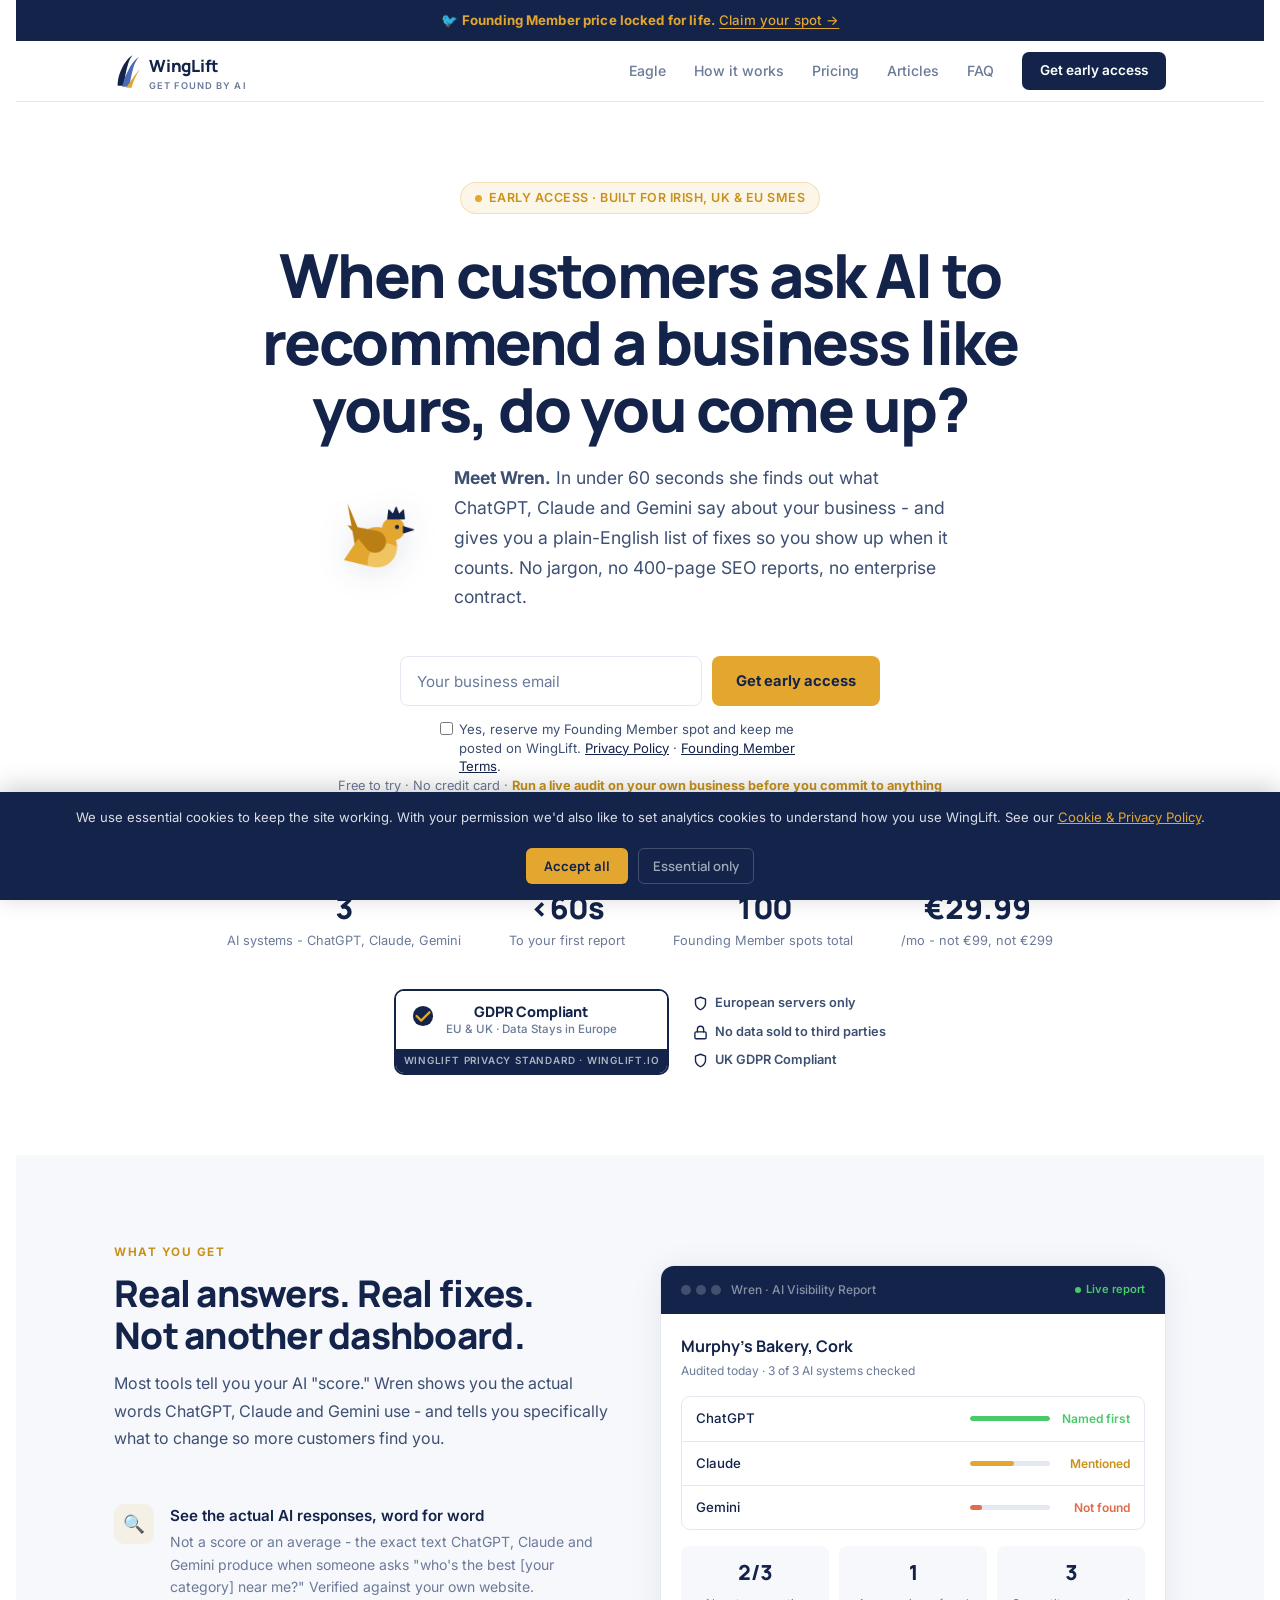
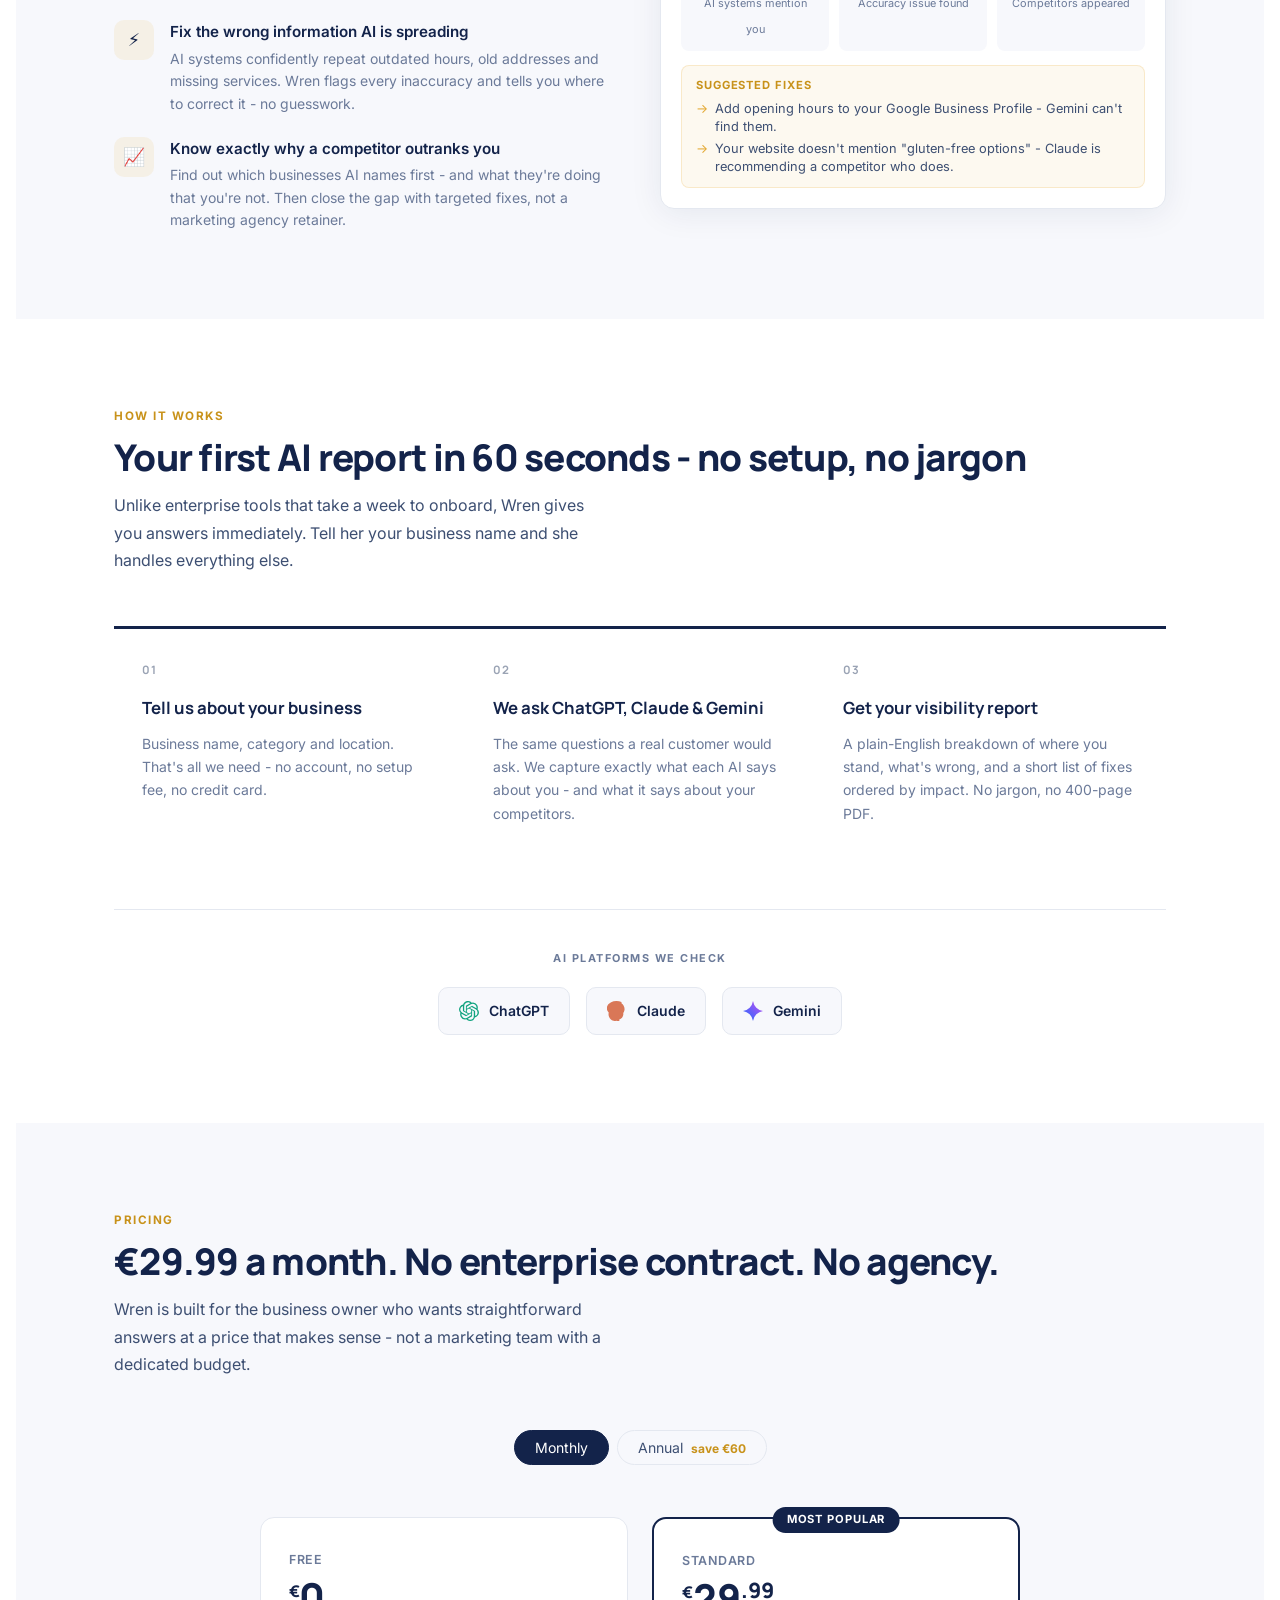
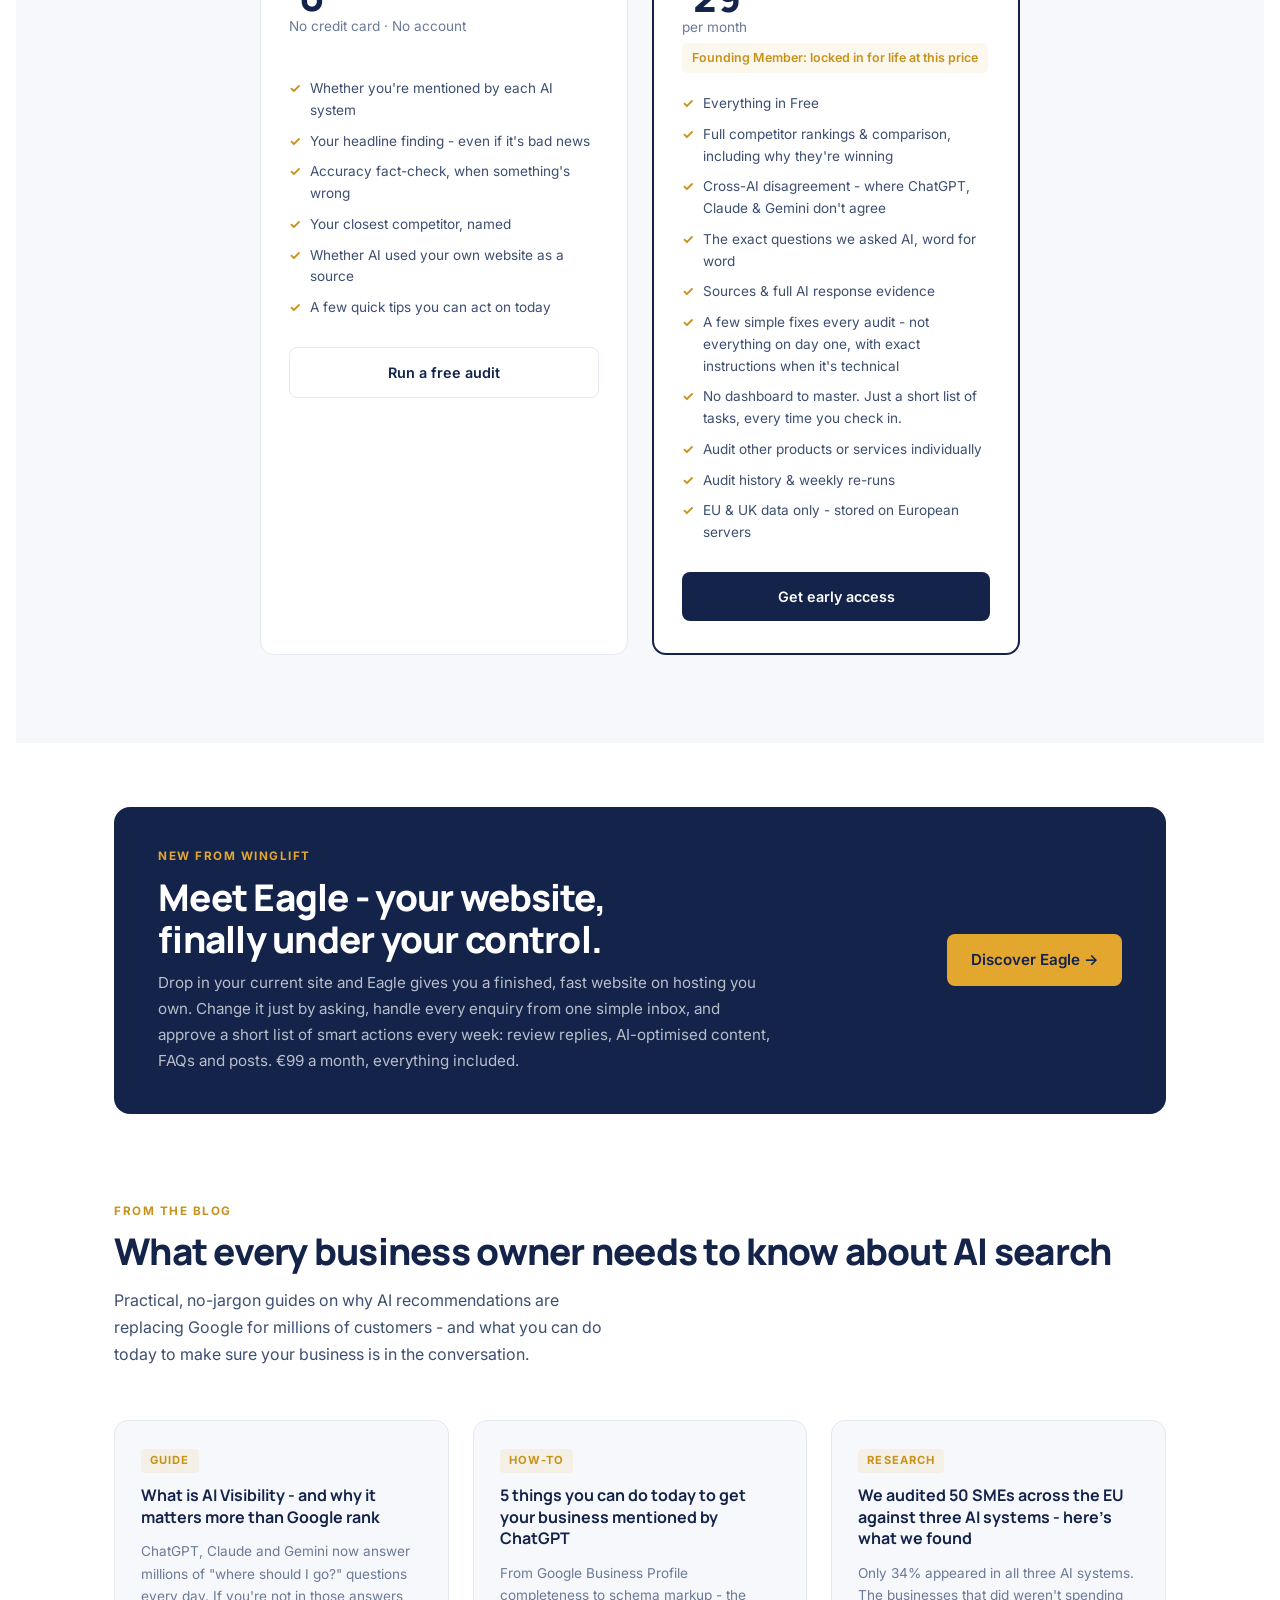
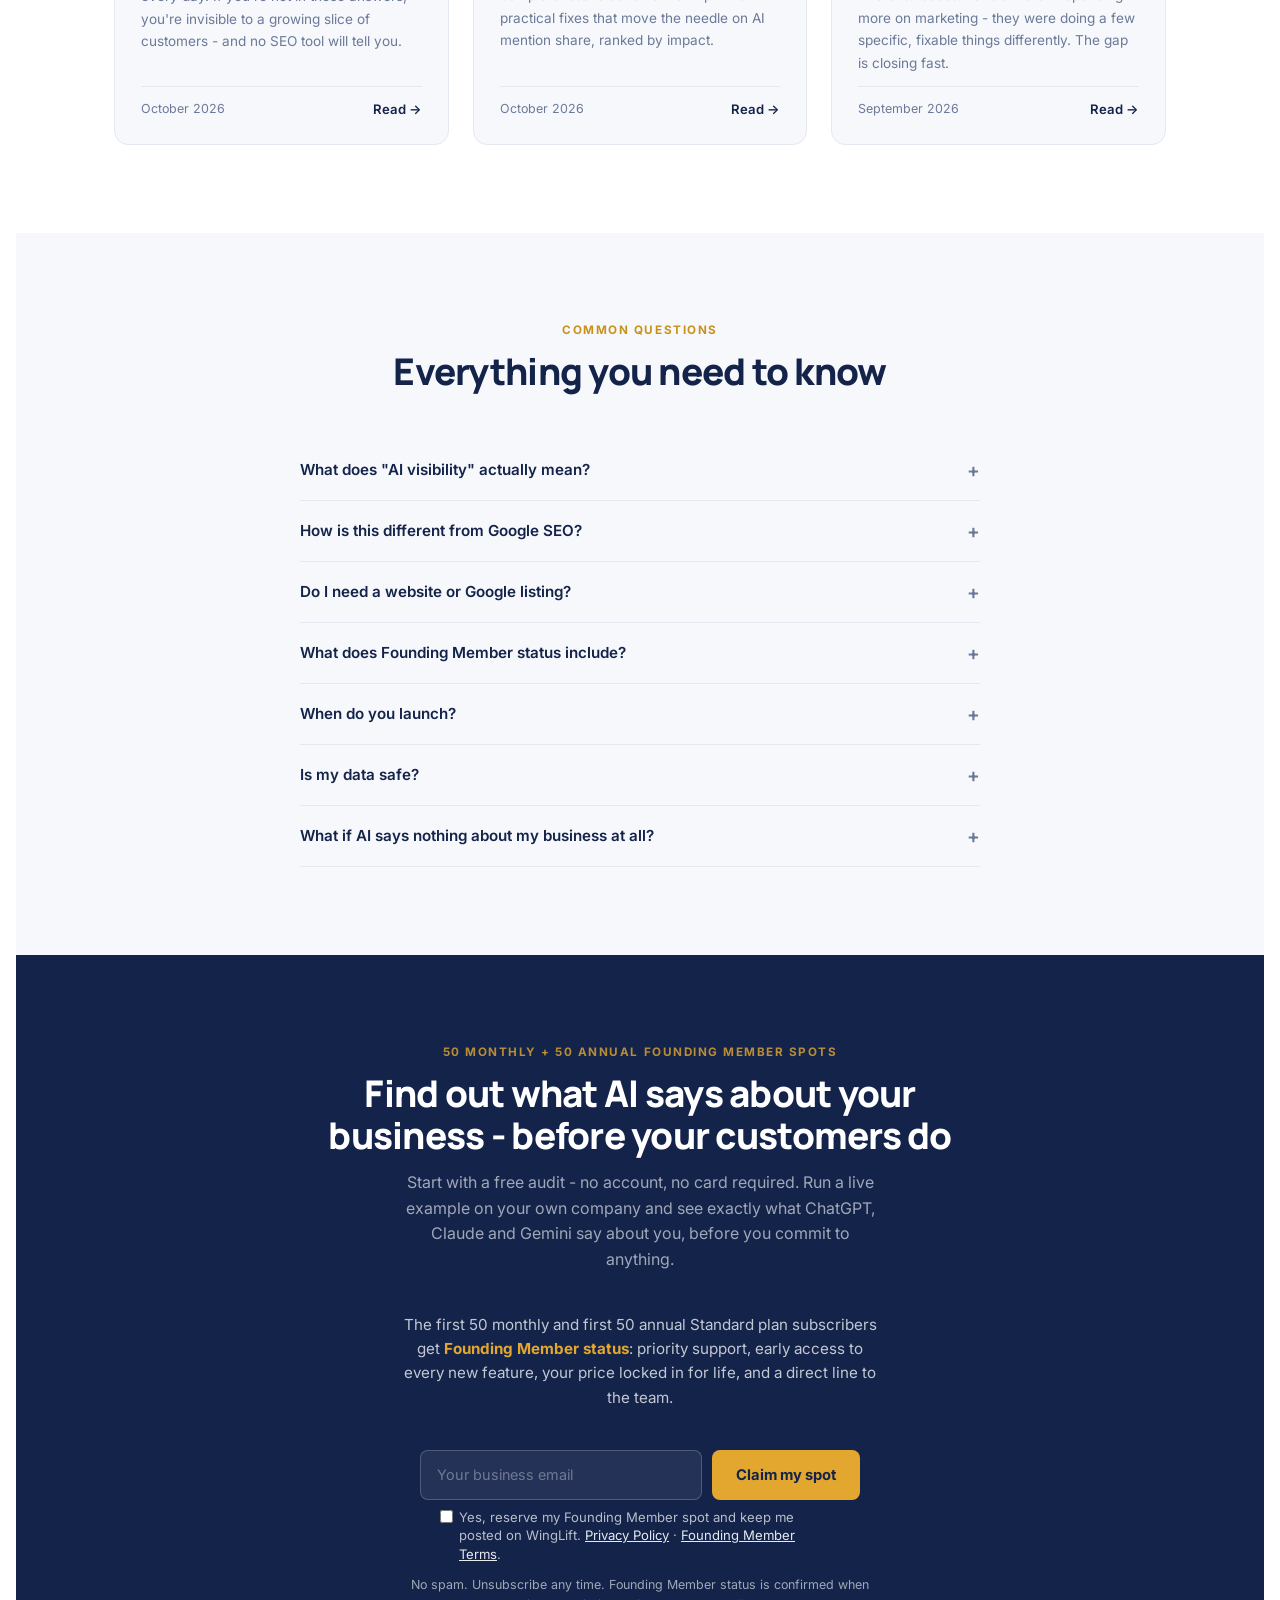
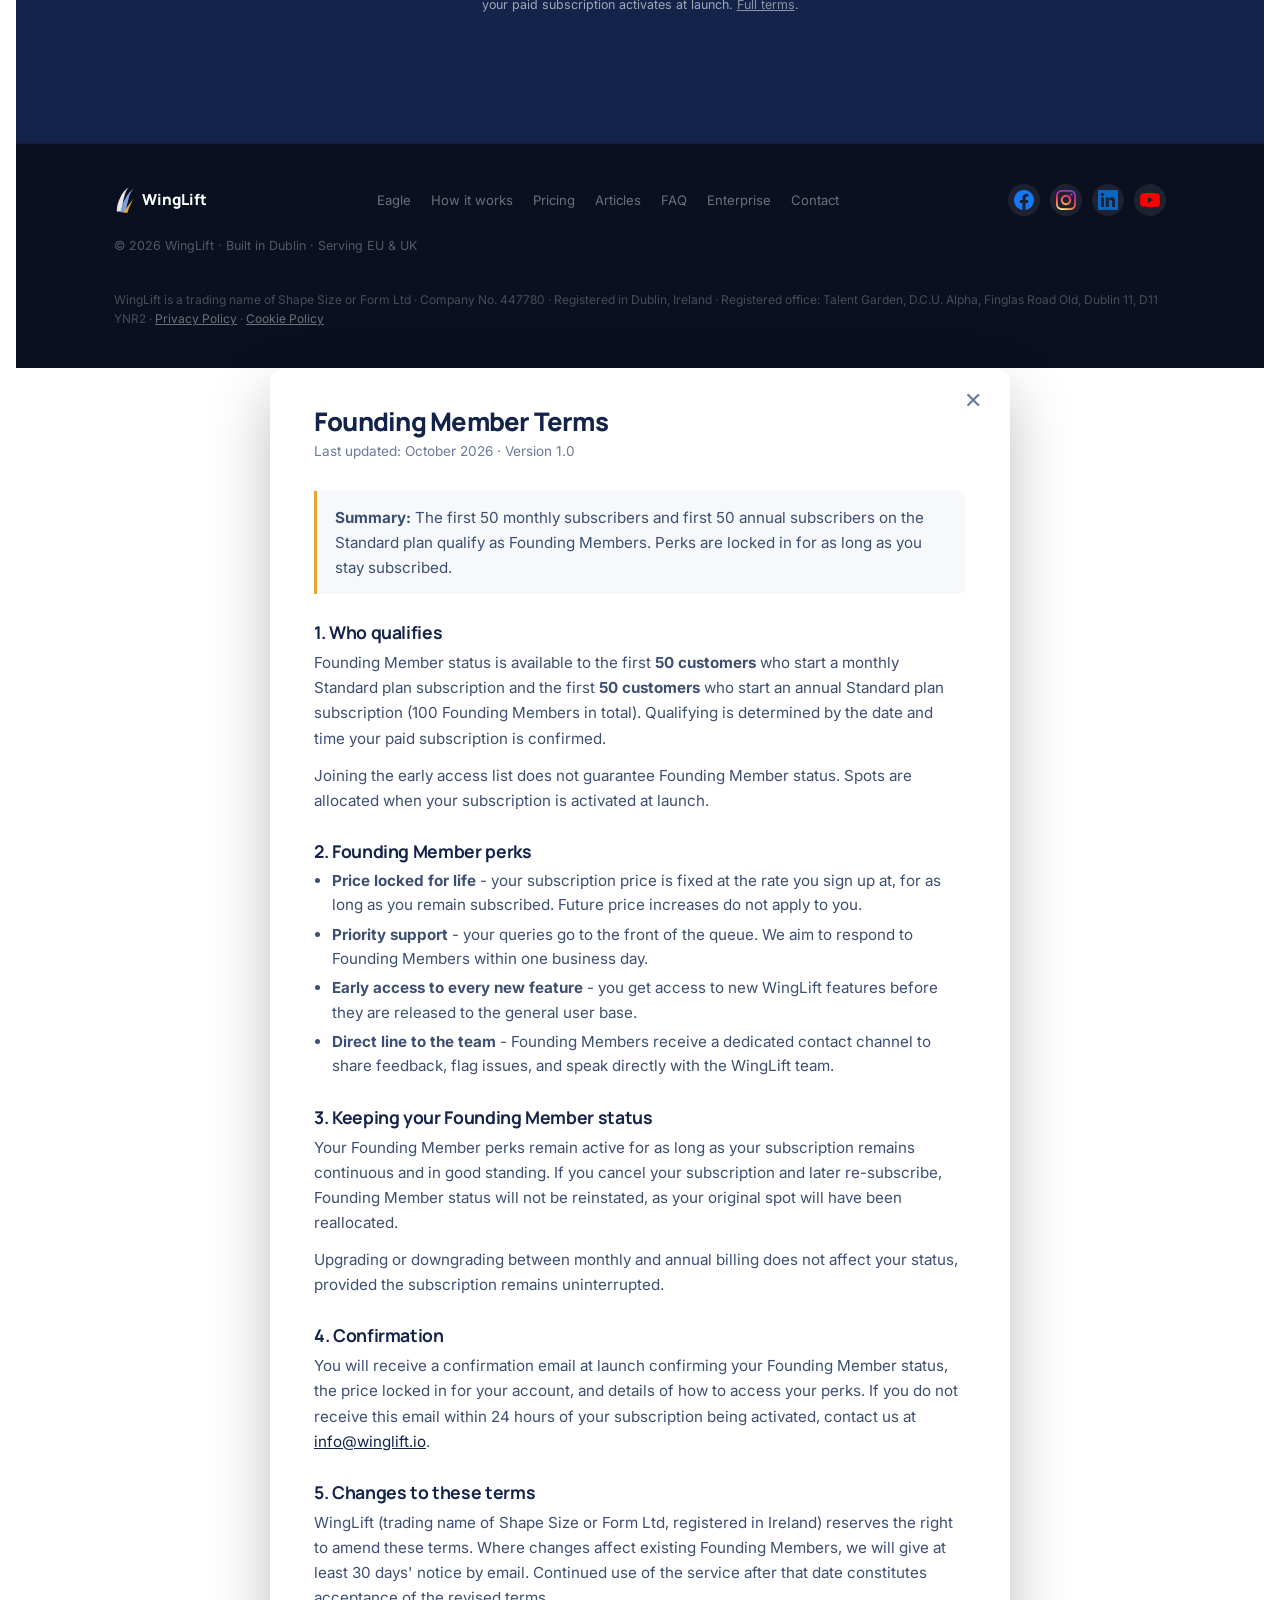
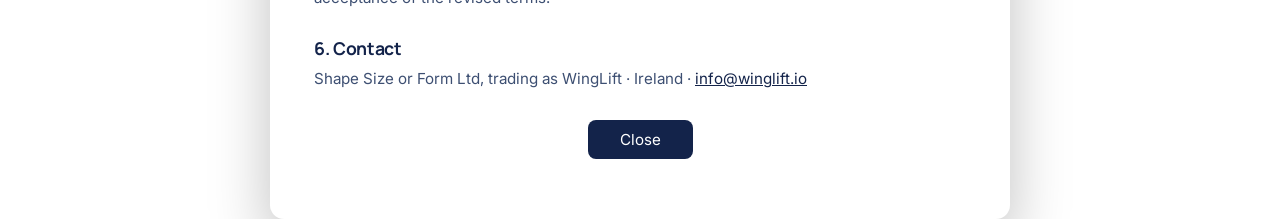
<file: index.html>
<!DOCTYPE html>
<html lang="en" data-theme="light">
<head>
<meta charset="UTF-8">
<meta name="viewport" content="width=device-width, initial-scale=1.0">
<title>WingLift - AI Visibility Audit</title>
<meta name="claude:viewport-fit-sides" content="cover">

<!-- SEO / GEO meta -->
<meta name="description" content="WingLift's Wren audits what ChatGPT, Claude and Gemini say about your business in under 60 seconds. Find out if AI recommends you - and get a plain-English list of fixes. Free to try. Built for EU & UK SMEs.">
<meta name="robots" content="index, follow">
<meta name="googlebot" content="index, follow">

<!-- Open Graph -->
<meta property="og:type" content="website">
<meta property="og:url" content="https://winglift.io/">
<meta property="og:title" content="WingLift - AI Visibility Audit for EU & UK Businesses">
<meta property="og:description" content="Find out what ChatGPT, Claude and Gemini say about your business in under 60 seconds. Get plain-English fixes. Free to try. No card required.">
<meta property="og:image" content="https://winglift.io/og-image.png">
<meta property="og:locale" content="en_GB">
<meta property="og:site_name" content="WingLift">

<!-- Twitter / X card -->
<meta name="twitter:card" content="summary_large_image">
<meta name="twitter:title" content="WingLift - AI Visibility Audit">
<meta name="twitter:description" content="See what ChatGPT, Claude & Gemini say about your business. Get fixes. Free to try.">
<meta name="twitter:image" content="https://winglift.io/og-image.png">

<!-- Canonical -->
<link rel="canonical" href="https://winglift.io/">

<!-- Structured data (JSON-LD) -->
<script type="application/ld+json">
{
  "@context": "https://schema.org",
  "@type": "SoftwareApplication",
  "name": "Wren by WingLift",
  "applicationCategory": "BusinessApplication",
  "operatingSystem": "Web",
  "url": "https://winglift.io/",
  "description": "AI Visibility Audit tool that checks what ChatGPT, Claude and Gemini say about your business and provides actionable fixes to improve your AI search presence.",
  "offers": [
    {
      "@type": "Offer",
      "name": "Free",
      "price": "0",
      "priceCurrency": "EUR"
    },
    {
      "@type": "Offer",
      "name": "Standard Monthly",
      "price": "29.99",
      "priceCurrency": "EUR",
      "billingDuration": "P1M"
    },
    {
      "@type": "Offer",
      "name": "Standard Annual",
      "price": "299.90",
      "priceCurrency": "EUR",
      "billingDuration": "P1Y"
    }
  ],
  "provider": {
    "@type": "Organization",
    "name": "WingLift",
    "legalName": "Shape Size or Form Ltd",
    "url": "https://winglift.io/",
    "logo": "https://winglift.io/og-image.png",
    "foundingLocation": "Dublin, Ireland",
    "areaServed": ["EU", "GB"],
    "email": "info@winglift.io",
    "sameAs": [
      "https://www.facebook.com/people/WingLiftai/61595700029586/",
      "https://www.instagram.com/wingliftai/",
      "https://linkedin.com/company/wingliftai",
      "https://www.youtube.com/@wingliftai"
    ]
  }
}
</script>

<link rel="preconnect" href="https://fonts.googleapis.com">
<link rel="stylesheet" href="https://fonts.googleapis.com/css2?family=Inter:ital,wght@0,300;0,400;0,500;0,600;0,700;1,400&family=Manrope:wght@600;700;800&display=swap">

<style>
/*
  Layout: clean white SaaS, single product focus, pre-launch early-adopter
  Palette: white bg, navy text, gold accent, light grey surfaces
  WingLift brand: navy #13234A, gold #E3A72F
*/
:root {
  --navy:     #13234A;
  --navy-80:  #2B3D6B;
  --gold:     #E3A72F;
  --gold-dk:  #C8921A;
  --bg:       #FFFFFF;
  --surface:  #F7F8FC;
  --border:   #E4E8F0;
  --muted:    #6B7A99;
  --fg:       #13234A;
  --fg-soft:  #3D4F72;
  color-scheme: light;
}

@media (prefers-color-scheme: dark) {
  :root:not([data-theme="light"]) {
    --bg:      #0D1525;
    --surface: #13234A;
    --border:  rgba(255,255,255,0.08);
    --muted:   #8A96B4;
    --fg:      #F0F2F8;
    --fg-soft: #B0BCDA;
    --navy-80: #4A6099;
    color-scheme: dark;
  }
}
:root[data-theme="dark"] {
  --bg:      #0D1525;
  --surface: #13234A;
  --border:  rgba(255,255,255,0.08);
  --muted:   #8A96B4;
  --fg:      #F0F2F8;
  --fg-soft: #B0BCDA;
  --navy-80: #4A6099;
  color-scheme: dark;
}

*, *::before, *::after { box-sizing: border-box; margin: 0; padding: 0; }

html, body {
  background: var(--bg);
  color: var(--fg);
  font-family: 'Inter', system-ui, sans-serif;
  font-size: 16px;
  line-height: 1.6;
  -webkit-font-smoothing: antialiased;
}

body {
  padding-left: max(16px, env(safe-area-inset-left, 0px));
  padding-right: max(16px, env(safe-area-inset-right, 0px));
  padding-block: 0;
}

.container {
  max-width: 1100px;
  margin-inline: auto;
  padding-inline: max(24px, env(safe-area-inset-left, 0px));
}

/* ── NAV ── */
nav {
  position: sticky;
  top: env(safe-area-inset-top, 0px);
  z-index: 100;
  background: rgba(255,255,255,0.92);
  backdrop-filter: blur(12px);
  -webkit-backdrop-filter: blur(12px);
  border-bottom: 1px solid var(--border);
  padding-block: 0;
}
@media (prefers-color-scheme: dark) {
  :root:not([data-theme="light"]) nav { background: rgba(13,21,37,0.92); }
}
:root[data-theme="dark"] nav { background: rgba(13,21,37,0.92); }

body::before {
  content: "";
  position: fixed;
  inset: 0 0 auto;
  height: env(safe-area-inset-top, 0px);
  z-index: 101;
  background: var(--bg);
}

.nav-inner {
  display: flex;
  align-items: center;
  justify-content: space-between;
  height: 60px;
  padding-inline: max(24px, env(safe-area-inset-left, 0px));
  max-width: 1100px;
  margin-inline: auto;
}

.nav-logo {
  display: flex;
  align-items: center;
  gap: 9px;
  text-decoration: none;
  color: var(--fg);
}
.nav-logo svg { width: 26px; height: 34px; flex-shrink: 0; }
.nav-wordmark { font-family: 'Manrope', sans-serif; font-weight: 800; font-size: 1.05rem; letter-spacing: -0.01em; }
.nav-tagline { font-size: 0.58rem; font-weight: 600; letter-spacing: 0.12em; text-transform: uppercase; color: var(--muted); line-height: 1; display: block; margin-top: 1px; }

.nav-right {
  display: flex;
  align-items: center;
  gap: 28px;
}
.nav-right a {
  text-decoration: none;
  color: var(--muted);
  font-size: 0.88rem;
  font-weight: 500;
  transition: color 0.15s;
}
.nav-right a:hover { color: var(--fg); }
.nav-cta {
  background: var(--navy) !important;
  color: #fff !important;
  padding: 8px 18px !important;
  border-radius: 7px !important;
  font-weight: 600 !important;
  font-size: 0.85rem !important;
  transition: background 0.15s !important;
}
.nav-cta:hover { background: var(--navy-80) !important; }

/* ── ANNOUNCEMENT BANNER ── */
.banner {
  background: var(--navy);
  color: #fff;
  text-align: center;
  padding: 10px 24px;
  font-size: 0.83rem;
  font-weight: 500;
  letter-spacing: 0.01em;
}
.banner strong { color: var(--gold); }
.banner a { color: var(--gold); text-decoration: underline; text-underline-offset: 3px; }

/* ── HERO ── */
#hero {
  padding-top: 80px;
  padding-bottom: 80px;
  text-align: center;
  background: var(--bg);
}

.hero-badge {
  display: inline-flex;
  align-items: center;
  gap: 7px;
  background: rgba(227,167,47,0.1);
  border: 1px solid rgba(227,167,47,0.3);
  color: var(--gold-dk);
  border-radius: 20px;
  padding: 5px 14px;
  font-size: 0.78rem;
  font-weight: 600;
  letter-spacing: 0.04em;
  text-transform: uppercase;
  margin-bottom: 28px;
}
@media (prefers-color-scheme: dark) {
  :root:not([data-theme="light"]) .hero-badge { color: var(--gold); }
}
:root[data-theme="dark"] .hero-badge { color: var(--gold); }

.hero-badge::before {
  content: "";
  width: 7px; height: 7px;
  background: var(--gold);
  border-radius: 50%;
  animation: pulse-dot 2s ease-in-out infinite;
}
@keyframes pulse-dot {
  0%,100% { opacity: 1; transform: scale(1); }
  50%      { opacity: 0.5; transform: scale(0.7); }
}

h1 {
  font-family: 'Manrope', sans-serif;
  font-size: clamp(2.2rem, 5.5vw, 3.8rem);
  font-weight: 800;
  line-height: 1.1;
  letter-spacing: -0.03em;
  color: var(--fg);
  text-wrap: balance;
  max-width: 760px;
  margin-inline: auto;
  margin-bottom: 20px;
}
h1 span { color: var(--gold); }

.hero-sub {
  font-size: 1.1rem;
  color: var(--fg-soft);
  max-width: 540px;
  margin-inline: auto;
  margin-bottom: 44px;
  line-height: 1.7;
}

/* ── HERO WREN ── */
.hero-wren {
  display: flex;
  align-items: center;
  gap: 24px;
  max-width: 640px;
  margin-inline: auto;
  margin-bottom: 44px;
  text-align: left;
}
.wren-img {
  width: 110px;
  height: 110px;
  flex-shrink: 0;
  object-fit: contain;
  filter: drop-shadow(0 4px 16px rgba(19,35,74,0.12));
}
.hero-wren .hero-sub {
  margin-bottom: 0;
  text-align: left;
}
@media (max-width: 500px) {
  .hero-wren { flex-direction: column; text-align: center; }
  .hero-wren .hero-sub { text-align: center; }
  .wren-img { width: 80px; height: 80px; }
}

/* ── EMAIL CAPTURE ── */
.signup-box {
  display: flex;
  gap: 10px;
  max-width: 480px;
  margin-inline: auto;
  margin-bottom: 14px;
  flex-wrap: wrap;
}
.signup-box input {
  flex: 1;
  min-width: 220px;
  height: 50px;
  border: 1.5px solid var(--border);
  border-radius: 8px;
  padding: 0 16px;
  font-family: 'Inter', sans-serif;
  font-size: 0.95rem;
  background: var(--bg);
  color: var(--fg);
  outline: none;
  transition: border-color 0.2s;
}
.signup-box input::placeholder { color: var(--muted); }
.signup-box input:focus { border-color: var(--gold); }
.btn-gold {
  height: 50px;
  padding: 0 24px;
  background: var(--gold);
  color: var(--navy);
  font-family: 'Inter', sans-serif;
  font-weight: 700;
  font-size: 0.92rem;
  border: none;
  border-radius: 8px;
  cursor: pointer;
  white-space: nowrap;
  transition: background 0.15s, transform 0.1s;
}
.btn-gold:hover { background: var(--gold-dk); transform: translateY(-1px); }

.consent-label {
  display: flex;
  align-items: flex-start;
  gap: 6px;
  font-size: 0.82rem;
  color: var(--fg-soft);
  cursor: pointer;
  line-height: 1.4;
  max-width: 400px;
  margin: 8px auto 0;
  text-align: left;
}
.consent-label input[type="checkbox"] {
  flex-shrink: 0;
  margin-top: 2px;
  accent-color: var(--gold);
  width: 13px;
  height: 13px;
  cursor: pointer;
}
.consent-label span {
  display: inline;
}
.consent-label a { color: var(--navy); }
.consent-label-dark { color: rgba(255,255,255,0.7); }
.consent-label-dark a { color: rgba(255,255,255,0.9); }
.consent-error { color: #E36B4A; font-size: 0.82rem; margin-top: 4px; display: none; }

.signup-note {
  font-size: 0.8rem;
  color: var(--muted);
  text-align: center;
}
.signup-note strong { color: var(--gold-dk); }
@media (prefers-color-scheme: dark) {
  :root:not([data-theme="light"]) .signup-note strong { color: var(--gold); }
}
:root[data-theme="dark"] .signup-note strong { color: var(--gold); }

/* Confirmation state */
.signup-confirm {
  display: none;
  background: rgba(74,201,107,0.08);
  border: 1px solid rgba(74,201,107,0.25);
  border-radius: 8px;
  padding: 14px 20px;
  color: #2a9d4f;
  font-weight: 600;
  font-size: 0.9rem;
  max-width: 480px;
  margin-inline: auto;
  margin-bottom: 14px;
  text-align: center;
}

/* ── SOCIAL PROOF STRIP ── */
.proof-strip {
  margin-top: 60px;
  padding-top: 36px;
  border-top: 1px solid var(--border);
  display: flex;
  justify-content: center;
  gap: 48px;
  flex-wrap: wrap;
}
.proof-item { text-align: center; }
.proof-num {
  font-family: 'Manrope', sans-serif;
  font-size: 1.9rem;
  font-weight: 800;
  color: var(--fg);
  display: block;
  line-height: 1;
  margin-bottom: 4px;
  font-variant-numeric: tabular-nums;
}
.proof-label { font-size: 0.8rem; color: var(--muted); }

/* ── GDPR TRUST STRIP ── */
.trust-strip {
  margin-top: 36px;
  display: flex;
  align-items: center;
  justify-content: center;
  gap: 24px;
  flex-wrap: wrap;
}
.gdpr-badge {
  border: 2px solid var(--navy);
  border-radius: 10px;
  overflow: hidden;
  flex-shrink: 0;
  min-width: 220px;
}
@media (prefers-color-scheme: dark) {
  :root:not([data-theme="light"]) .gdpr-badge { border-color: var(--gold); }
}
:root[data-theme="dark"] .gdpr-badge { border-color: var(--gold); }
.gdpr-badge-inner {
  display: flex;
  align-items: center;
  gap: 12px;
  padding: 12px 16px;
  background: var(--bg);
}
.gdpr-tick-wrap { flex-shrink: 0; }
.gdpr-title {
  font-family: 'Manrope', sans-serif;
  font-weight: 800;
  font-size: 0.9rem;
  color: var(--navy);
  letter-spacing: -0.01em;
  line-height: 1.2;
}
@media (prefers-color-scheme: dark) {
  :root:not([data-theme="light"]) .gdpr-title { color: var(--gold); }
}
:root[data-theme="dark"] .gdpr-title { color: var(--gold); }
.gdpr-sub {
  font-size: 0.72rem;
  color: var(--muted);
  font-weight: 500;
  line-height: 1.3;
  margin-top: 2px;
}
.gdpr-footer {
  background: var(--navy);
  color: rgba(255,255,255,0.65);
  font-size: 0.62rem;
  font-weight: 600;
  letter-spacing: 0.08em;
  text-transform: uppercase;
  text-align: center;
  padding: 4px 8px;
}
@media (prefers-color-scheme: dark) {
  :root:not([data-theme="light"]) .gdpr-footer { background: var(--gold); color: var(--navy); }
}
:root[data-theme="dark"] .gdpr-footer { background: var(--gold); color: var(--navy); }
.trust-badges-inline {
  display: flex;
  flex-direction: column;
  gap: 8px;
}
.trust-badge {
  display: flex;
  align-items: center;
  gap: 7px;
  font-size: 0.8rem;
  font-weight: 600;
  color: var(--fg-soft);
}
.trust-badge svg { flex-shrink: 0; color: var(--navy); }
@media (prefers-color-scheme: dark) {
  :root:not([data-theme="light"]) .trust-badge svg { color: var(--gold); }
}
:root[data-theme="dark"] .trust-badge svg { color: var(--gold); }

/* ── REPORT PREVIEW ── */
#preview {
  background: var(--surface);
  padding-block: 88px;
}
.section-eyebrow {
  font-size: 0.73rem;
  font-weight: 700;
  letter-spacing: 0.13em;
  text-transform: uppercase;
  color: var(--gold-dk);
  margin-bottom: 10px;
  display: block;
}
@media (prefers-color-scheme: dark) {
  :root:not([data-theme="light"]) .section-eyebrow { color: var(--gold); }
}
:root[data-theme="dark"] .section-eyebrow { color: var(--gold); }

h2 {
  font-family: 'Manrope', sans-serif;
  font-size: clamp(1.6rem, 3vw, 2.3rem);
  font-weight: 800;
  line-height: 1.15;
  letter-spacing: -0.02em;
  color: var(--fg);
  text-wrap: balance;
  margin-bottom: 14px;
}
.section-sub {
  font-size: 1rem;
  color: var(--fg-soft);
  max-width: 500px;
  line-height: 1.7;
  margin-bottom: 52px;
}

.preview-grid {
  display: grid;
  grid-template-columns: 1fr 1fr;
  gap: 40px;
  align-items: center;
}

/* Report mockup card */
.report-card {
  background: var(--bg);
  border: 1px solid var(--border);
  border-radius: 14px;
  overflow: hidden;
  box-shadow: 0 4px 32px rgba(19,35,74,0.08);
}
.report-topbar {
  background: var(--navy);
  padding: 14px 20px;
  display: flex;
  align-items: center;
  justify-content: space-between;
}
.report-topbar-left { display: flex; align-items: center; gap: 10px; }
.report-dots { display: flex; gap: 5px; }
.report-dots span {
  width: 10px; height: 10px;
  border-radius: 50%;
  background: rgba(255,255,255,0.2);
}
.report-title-bar { font-size: 0.75rem; color: rgba(255,255,255,0.5); font-weight: 500; }
.report-live { display: flex; align-items: center; gap: 5px; font-size: 0.7rem; color: #4AC96B; font-weight: 600; }
.report-live::before { content: ""; width: 6px; height: 6px; background: #4AC96B; border-radius: 50%; animation: pulse-dot 1.5s infinite; }

.report-body { padding: 20px; }
.report-biz { margin-bottom: 16px; }
.report-biz-name { font-family: 'Manrope', sans-serif; font-weight: 700; font-size: 1rem; color: var(--fg); }
.report-biz-meta { font-size: 0.75rem; color: var(--muted); margin-top: 2px; }

.ai-rows { border: 1px solid var(--border); border-radius: 9px; overflow: hidden; margin-bottom: 16px; }
.ai-row {
  display: grid;
  grid-template-columns: 1fr auto auto;
  align-items: center;
  gap: 12px;
  padding: 11px 14px;
  border-bottom: 1px solid var(--border);
}
.ai-row:last-child { border-bottom: none; }
.ai-name { font-size: 0.83rem; font-weight: 500; color: var(--fg); }
.ai-bar-wrap { width: 80px; height: 5px; background: var(--border); border-radius: 3px; overflow: hidden; }
.ai-bar { height: 100%; border-radius: 3px; }
.bar-green  { background: #4AC96B; }
.bar-gold   { background: var(--gold); }
.bar-red    { background: #E36B4A; }
.ai-label { font-size: 0.75rem; font-weight: 600; width: 68px; text-align: right; font-variant-numeric: tabular-nums; }
.label-green { color: #4AC96B; }
.label-gold  { color: var(--gold-dk); }
.label-red   { color: #E36B4A; }

.report-metrics {
  display: grid;
  grid-template-columns: repeat(3,1fr);
  gap: 10px;
}
.metric-tile {
  background: var(--surface);
  border-radius: 8px;
  padding: 10px 12px;
  text-align: center;
}
.metric-val { font-family: 'Manrope', sans-serif; font-weight: 800; font-size: 1.3rem; color: var(--fg); display: block; font-variant-numeric: tabular-nums; }
.metric-key { font-size: 0.68rem; color: var(--muted); margin-top: 2px; line-height: 1.3; }

.report-fix {
  margin-top: 14px;
  background: rgba(227,167,47,0.07);
  border: 1px solid rgba(227,167,47,0.2);
  border-radius: 8px;
  padding: 11px 14px;
}
.fix-label { font-size: 0.7rem; font-weight: 700; letter-spacing: 0.08em; text-transform: uppercase; color: var(--gold-dk); margin-bottom: 6px; }
.fix-item { font-size: 0.8rem; color: var(--fg-soft); display: flex; gap: 7px; align-items: flex-start; margin-bottom: 4px; line-height: 1.4; }
.fix-item::before { content: "→"; color: var(--gold); flex-shrink: 0; }
.fix-item:last-child { margin-bottom: 0; }

/* Benefit list */
.benefit-list { list-style: none; display: flex; flex-direction: column; gap: 22px; }
.benefit-item { display: flex; gap: 16px; align-items: flex-start; }
.benefit-icon {
  width: 40px; height: 40px;
  background: rgba(227,167,47,0.1);
  border-radius: 10px;
  display: flex; align-items: center; justify-content: center;
  flex-shrink: 0;
  font-size: 1.1rem;
}
.benefit-title { font-weight: 600; font-size: 0.95rem; color: var(--fg); margin-bottom: 3px; }
.benefit-desc { font-size: 0.875rem; color: var(--muted); line-height: 1.6; }

/* ── HOW IT WORKS ── */
#how { padding-block: 88px; background: var(--bg); }
.steps { display: grid; grid-template-columns: repeat(3,1fr); gap: 0; margin-top: 52px; }
.step {
  padding: 32px 28px 28px;
  border-top: 3px solid var(--navy);
  position: relative;
}
.step-num {
  font-family: 'Manrope', sans-serif;
  font-size: 0.72rem;
  font-weight: 700;
  letter-spacing: 0.1em;
  color: #9AA3B4;
  margin-bottom: 16px;
  display: block;
}
.step h3 { font-family: 'Manrope', sans-serif; font-size: 1.05rem; font-weight: 700; margin-bottom: 10px; color: var(--fg); }
.step p  { font-size: 0.875rem; color: var(--muted); line-height: 1.65; }

/* AI platforms strip */
.ai-platforms {
  margin-top: 56px;
  padding-top: 40px;
  border-top: 1px solid var(--border);
  text-align: center;
}
.ai-platforms-eyebrow {
  font-size: 0.68rem;
  font-weight: 700;
  letter-spacing: 0.14em;
  text-transform: uppercase;
  color: var(--muted);
  margin-bottom: 20px;
  display: block;
}
.ai-logos {
  display: flex;
  justify-content: center;
  gap: 16px;
  flex-wrap: wrap;
}
.ai-logo-tile {
  display: flex;
  align-items: center;
  gap: 10px;
  background: var(--surface);
  border: 1px solid var(--border);
  border-radius: 10px;
  padding: 12px 20px;
  font-size: 0.875rem;
  font-weight: 600;
  color: var(--fg);
}
.ai-logo-tile svg { flex-shrink: 0; }

/* ── PRICING ── */
#pricing { background: var(--surface); padding-block: 88px; }
.pricing-grid { display: grid; grid-template-columns: 1fr 1fr; gap: 24px; max-width: 760px; margin-inline: auto; margin-top: 52px; }
.price-card {
  background: var(--bg);
  border: 1px solid var(--border);
  border-radius: 14px;
  padding: 32px 28px;
  position: relative;
}
.price-card.featured {
  border-color: var(--navy);
  border-width: 2px;
}
.price-featured-tag {
  position: absolute;
  top: -12px;
  left: 50%;
  transform: translateX(-50%);
  background: var(--navy);
  color: #fff;
  font-size: 0.7rem;
  font-weight: 700;
  letter-spacing: 0.08em;
  text-transform: uppercase;
  padding: 4px 14px;
  border-radius: 20px;
  white-space: nowrap;
}
.pricing-toggle { display: flex; gap: 8px; justify-content: center; margin-bottom: 28px; }
.toggle-btn { padding: 8px 20px; border-radius: 20px; border: 1.5px solid var(--border); background: transparent; font-family: 'Inter', sans-serif; font-size: 0.88rem; color: var(--fg-soft); cursor: pointer; transition: all 0.2s; }
.toggle-btn.active { background: var(--navy); color: #fff; border-color: var(--navy); }
.toggle-save { font-size: 0.75rem; font-weight: 700; color: var(--gold-dk); margin-left: 4px; }
.price-tier { font-size: 0.78rem; font-weight: 600; color: var(--muted); letter-spacing: 0.06em; text-transform: uppercase; margin-bottom: 8px; }
.price-amount {
  font-family: 'Manrope', sans-serif;
  font-size: 2.4rem;
  font-weight: 800;
  color: var(--fg);
  line-height: 1;
  font-variant-numeric: tabular-nums;
}
.price-amount sup { font-size: 1rem; vertical-align: super; }
.price-period { font-size: 0.85rem; color: var(--muted); margin-bottom: 4px; }
.price-early {
  font-size: 0.78rem;
  color: var(--gold-dk);
  font-weight: 600;
  margin-bottom: 20px;
  padding: 5px 10px;
  background: rgba(227,167,47,0.08);
  border-radius: 5px;
  display: inline-block;
}
@media (prefers-color-scheme: dark) {
  :root:not([data-theme="light"]) .price-early { color: var(--gold); }
}
:root[data-theme="dark"] .price-early { color: var(--gold); }
.price-features { list-style: none; display: flex; flex-direction: column; gap: 9px; margin-bottom: 28px; }
.price-features li { font-size: 0.85rem; color: var(--fg-soft); display: flex; gap: 9px; }
.price-features li::before { content: "✓"; color: var(--gold-dk); font-weight: 700; flex-shrink: 0; }
@media (prefers-color-scheme: dark) {
  :root:not([data-theme="light"]) .price-features li::before { color: var(--gold); }
}
:root[data-theme="dark"] .price-features li::before { color: var(--gold); }
.btn-navy {
  display: block;
  width: 100%;
  padding: 13px;
  background: var(--navy);
  color: #fff;
  font-family: 'Inter', sans-serif;
  font-weight: 600;
  font-size: 0.9rem;
  border: none;
  border-radius: 8px;
  cursor: pointer;
  text-align: center;
  text-decoration: none;
  transition: background 0.15s;
}
.btn-navy:hover { background: var(--navy-80); }
.btn-outline {
  display: block;
  width: 100%;
  padding: 13px;
  background: transparent;
  color: var(--fg);
  font-family: 'Inter', sans-serif;
  font-weight: 600;
  font-size: 0.9rem;
  border: 1.5px solid var(--border);
  border-radius: 8px;
  cursor: pointer;
  text-align: center;
  text-decoration: none;
  transition: border-color 0.15s;
}
.btn-outline:hover { border-color: var(--navy); }

/* ── ARTICLES ── */
#articles { background: var(--bg); padding-block: 88px; }
.articles-grid {
  display: grid;
  grid-template-columns: repeat(3, 1fr);
  gap: 24px;
  margin-top: 52px;
}
.article-card {
  background: var(--surface);
  border: 1px solid var(--border);
  border-radius: 14px;
  padding: 28px 26px 24px;
  display: flex;
  flex-direction: column;
  gap: 12px;
  transition: box-shadow 0.2s, transform 0.15s;
}
.article-card:hover {
  box-shadow: 0 6px 28px rgba(19,35,74,0.1);
  transform: translateY(-2px);
}
.article-tag {
  display: inline-block;
  font-size: 0.7rem;
  font-weight: 700;
  letter-spacing: 0.1em;
  text-transform: uppercase;
  color: var(--gold-dk);
  background: rgba(227,167,47,0.1);
  border-radius: 4px;
  padding: 3px 9px;
  align-self: flex-start;
}
@media (prefers-color-scheme: dark) {
  :root:not([data-theme="light"]) .article-tag { color: var(--gold); }
}
:root[data-theme="dark"] .article-tag { color: var(--gold); }
.article-title {
  font-family: 'Manrope', sans-serif;
  font-size: 1rem;
  font-weight: 700;
  line-height: 1.35;
  color: var(--fg);
}
.article-excerpt {
  font-size: 0.85rem;
  color: var(--muted);
  line-height: 1.65;
  flex: 1;
}
.article-meta {
  display: flex;
  align-items: center;
  justify-content: space-between;
  padding-top: 12px;
  border-top: 1px solid var(--border);
  margin-top: auto;
}
.article-date { font-size: 0.78rem; color: var(--muted); }
.article-cta {
  font-size: 0.82rem;
  font-weight: 600;
  color: var(--navy);
  text-decoration: none;
  transition: color 0.15s;
}
.article-cta:hover { color: var(--gold-dk); }
@media (max-width: 800px) {
  .articles-grid { grid-template-columns: 1fr; max-width: 480px; margin-inline: auto; }
}

/* ── FAQ ── */
#faq { background: var(--surface); padding-block: 88px; }
.faq-list { max-width: 680px; margin-inline: auto; margin-top: 48px; display: flex; flex-direction: column; gap: 0; }
.faq-item { border-bottom: 1px solid var(--border); }
.faq-q {
  width: 100%;
  background: none;
  border: none;
  text-align: left;
  padding: 18px 0;
  font-family: 'Inter', sans-serif;
  font-size: 0.95rem;
  font-weight: 600;
  color: var(--fg);
  cursor: pointer;
  display: flex;
  justify-content: space-between;
  align-items: center;
  gap: 12px;
}
.faq-q::after { content: "+"; font-size: 1.2rem; color: var(--muted); flex-shrink: 0; transition: transform 0.2s; }
.faq-item.open .faq-q::after { transform: rotate(45deg); }
.faq-a { display: none; padding-bottom: 16px; font-size: 0.88rem; color: var(--muted); line-height: 1.75; }
.faq-item.open .faq-a { display: block; }

/* ── FINAL CTA ── */
#cta {
  background: var(--navy);
  padding-block: 88px;
  text-align: center;
}
#cta h2 { color: #fff; margin-bottom: 14px; }
#cta p  { color: rgba(255,255,255,0.6); max-width: 480px; margin-inline: auto; margin-bottom: 40px; }
.cta-signup { display: flex; gap: 10px; max-width: 440px; margin-inline: auto; flex-wrap: wrap; }
.cta-signup input {
  flex: 1;
  min-width: 200px;
  height: 50px;
  border: 1.5px solid rgba(255,255,255,0.2);
  border-radius: 8px;
  padding: 0 16px;
  font-family: 'Inter', sans-serif;
  font-size: 0.9rem;
  background: rgba(255,255,255,0.07);
  color: #fff;
  outline: none;
  transition: border-color 0.2s;
}
.cta-signup input::placeholder { color: rgba(255,255,255,0.35); }
.cta-signup input:focus { border-color: var(--gold); }
.cta-note { font-size: 0.78rem; color: rgba(255,255,255,0.4); margin-top: 12px; }
.cta-note strong { color: var(--gold); }
.cta-confirm { display: none; color: #4AC96B; font-weight: 600; font-size: 0.9rem; margin-top: 12px; }

/* ── FOOTER ── */
footer {
  background: #0A1020;
  padding-block: 40px;
  border-top: 1px solid rgba(255,255,255,0.06);
}
.footer-inner {
  max-width: 1100px;
  margin-inline: auto;
  padding-inline: max(24px, env(safe-area-inset-left, 0px));
  display: flex;
  align-items: center;
  justify-content: space-between;
  gap: 20px;
  flex-wrap: wrap;
}
.footer-logo { display: flex; align-items: center; gap: 8px; text-decoration: none; color: #fff; }
.footer-logo svg { width: 20px; height: 26px; }
.footer-wordmark { font-family: 'Manrope', sans-serif; font-weight: 800; font-size: 0.95rem; }
.footer-links { display: flex; gap: 20px; list-style: none; flex-wrap: wrap; }
.footer-links a { color: rgba(255,255,255,0.4); font-size: 0.82rem; text-decoration: none; transition: color 0.15s; }
.footer-links a:hover { color: rgba(255,255,255,0.8); }
.footer-copy { font-size: 0.78rem; color: rgba(255,255,255,0.3); }
.footer-social { display: flex; gap: 10px; align-items: center; }
.footer-social a {
  display: flex; align-items: center; justify-content: center;
  width: 32px; height: 32px;
  border-radius: 50%;
  background: rgba(255,255,255,0.08);
  color: rgba(255,255,255,0.6);
  text-decoration: none;
  transition: background 0.15s, color 0.15s;
}
.footer-social a:hover { background: var(--gold); color: var(--navy); }
.footer-legal {
  font-size: 0.75rem;
  color: rgba(255,255,255,0.25);
  margin-top: 14px;
  line-height: 1.6;
}
.footer-legal a { color: rgba(255,255,255,0.4); text-decoration: underline; }
.footer-legal a:hover { color: rgba(255,255,255,0.7); }

/* ── COOKIE BANNER ── */
/* ── Privacy modal ── */
#privacy-modal {
  display: none;
  position: fixed;
  inset: 0;
  z-index: 9000;
  background: rgba(10,18,40,0.65);
  backdrop-filter: blur(3px);
  overflow-y: auto;
  padding: 32px 16px;
}
#privacy-modal.open { display: block; }
.privacy-modal-box {
  background: var(--bg);
  border-radius: 14px;
  max-width: 740px;
  margin: 0 auto;
  padding: 40px 44px 48px;
  position: relative;
  box-shadow: 0 24px 60px rgba(0,0,0,0.25);
}
@media (max-width: 600px) { .privacy-modal-box { padding: 28px 20px 36px; } }
.privacy-modal-close {
  position: absolute;
  top: 18px; right: 20px;
  background: none; border: none;
  font-size: 1.4rem; cursor: pointer;
  color: var(--muted); line-height: 1;
  padding: 4px 8px;
  border-radius: 6px;
}
.privacy-modal-close:hover { background: var(--surface); color: var(--navy); }
.privacy-modal-box h1 { font-family: 'Manrope',sans-serif; font-size: 1.6rem; font-weight: 800; color: var(--navy); margin-bottom: 4px; }
.privacy-modal-box .pm-updated { font-size: 0.85rem; color: var(--muted); margin-bottom: 28px; }
.privacy-modal-box h2 { font-family: 'Manrope',sans-serif; font-size: 1.1rem; font-weight: 700; color: var(--navy); margin: 28px 0 8px; }
.privacy-modal-box h3 { font-size: 0.95rem; font-weight: 600; color: var(--navy); margin: 18px 0 6px; }
.privacy-modal-box p { font-size: 0.95rem; color: var(--fg-soft); margin-bottom: 12px; line-height: 1.65; }
.privacy-modal-box ul { margin: 0 0 12px 18px; color: var(--fg-soft); font-size: 0.95rem; }
.privacy-modal-box li { margin-bottom: 5px; line-height: 1.6; }
.privacy-modal-box a { color: var(--navy); }
.privacy-modal-box a:hover { color: var(--gold); }
.pm-table { width: 100%; border-collapse: collapse; margin: 12px 0 20px; font-size: 0.875rem; }
.pm-table th { background: var(--surface); text-align: left; padding: 8px 10px; border: 1px solid var(--border); font-weight: 600; color: var(--navy); }
.pm-table td { padding: 8px 10px; border: 1px solid var(--border); color: var(--fg-soft); vertical-align: top; }
.pm-highlight { background: var(--surface); border-left: 3px solid var(--gold); padding: 14px 18px; border-radius: 0 8px 8px 0; margin: 16px 0 20px; }
.pm-highlight p { margin-bottom: 0; }

#cookie-banner {
  position: fixed;
  bottom: 0; left: 0; right: 0;
  background: var(--navy);
  color: rgba(255,255,255,0.85);
  padding: 16px 24px;
  display: flex;
  align-items: center;
  justify-content: center;
  gap: 20px;
  flex-wrap: wrap;
  z-index: 9999;
  font-size: 0.82rem;
  line-height: 1.5;
  box-shadow: 0 -4px 24px rgba(0,0,0,0.2);
}
#cookie-banner a { color: var(--gold); text-decoration: underline; }
.cookie-actions { display: flex; gap: 10px; flex-shrink: 0; }
.btn-cookie-accept {
  background: var(--gold);
  color: var(--navy);
  border: none;
  border-radius: 6px;
  padding: 8px 18px;
  font-size: 0.82rem;
  font-weight: 700;
  cursor: pointer;
  font-family: 'Manrope', sans-serif;
}
.btn-cookie-decline {
  background: transparent;
  color: rgba(255,255,255,0.6);
  border: 1px solid rgba(255,255,255,0.2);
  border-radius: 6px;
  padding: 8px 14px;
  font-size: 0.82rem;
  font-weight: 600;
  cursor: pointer;
  font-family: 'Manrope', sans-serif;
}
.btn-cookie-decline:hover { color: #fff; border-color: rgba(255,255,255,0.5); }

/* ── MOBILE ── */
@media (max-width: 800px) {
  .preview-grid { grid-template-columns: 1fr; }
  .steps { grid-template-columns: 1fr 1fr; }
  .pricing-grid { grid-template-columns: 1fr; max-width: 400px; }
  .proof-strip { gap: 28px; }
}
@media (max-width: 500px) {
  h1 { font-size: 2rem; }
  .steps { grid-template-columns: 1fr; }
  .nav-right a:not(.nav-cta) { display: none; }
  .report-metrics { grid-template-columns: repeat(3,1fr); }
}
/* ── EAGLE TEASER ── */
#eagle { padding-block: 64px 0; background: var(--bg); }
.eagle-band { display: flex; align-items: center; justify-content: space-between; gap: 32px; background: var(--navy); color: #fff; border-radius: 16px; padding: 40px 44px; text-decoration: none; transition: transform 0.15s; }
.eagle-band:hover { transform: translateY(-2px); }
.eagle-kicker { font-size: 0.73rem; font-weight: 700; letter-spacing: 0.13em; text-transform: uppercase; color: var(--gold); display: block; margin-bottom: 10px; }
.eagle-band h2 { color: #fff; margin-bottom: 10px; }
.eagle-band p { color: rgba(255,255,255,0.7); font-size: 0.95rem; max-width: 620px; line-height: 1.7; }
.eagle-btn { flex-shrink: 0; background: var(--gold); color: var(--navy); font-weight: 600; font-size: 0.95rem; padding: 14px 24px; border-radius: 8px; white-space: nowrap; }
@media (max-width: 800px) {
  .eagle-band { flex-direction: column; align-items: flex-start; padding: 32px 28px; }
}
@media (prefers-reduced-motion: reduce) {
  *, *::before, *::after { animation: none !important; transition: none !important; }
}
</style>

<!-- ANNOUNCEMENT BANNER -->
<div class="banner">
  🐦 <strong>Founding Member price locked for life.</strong> <a href="#cta">Claim your spot →</a>
</div>

<!-- NAV -->
<nav>
  <div class="nav-inner">
    <a href="#" class="nav-logo">
      <svg viewBox="0 0 56 72" xmlns="http://www.w3.org/2000/svg" aria-hidden="true">
        <!-- Navy feather (back) -->
        <path d="M8 68 C8 68 6 52 18 28 C26 12 36 4 40 2 C40 2 34 8 30 22 C24 42 22 62 22 68 Z" fill="#13234A"/>
        <!-- Steel blue feather (middle) -->
        <path d="M18 70 C18 70 20 54 32 32 C40 16 50 8 54 6 C54 6 46 14 42 28 C36 48 34 66 34 70 Z" fill="#4A6CB7"/>
        <!-- Gold feather (front) -->
        <path d="M26 72 C26 72 34 60 44 46 C50 38 56 32 56 32 C56 32 50 40 46 50 C40 62 38 72 38 72 Z" fill="#E3A72F"/>
      </svg>
      <span>
        <span class="nav-wordmark">WingLift</span>
        <span class="nav-tagline">Get found by AI</span>
      </span>
    </a>
    <div class="nav-right">
      <a href="/eagle">Eagle</a>
      <a href="#how">How it works</a>
      <a href="#pricing">Pricing</a>
      <a href="#articles">Articles</a>
      <a href="#faq">FAQ</a>
      <a href="#cta" class="nav-cta">Get early access</a>
    </div>
  </div>
</nav>

<!-- HERO -->
<section id="hero">
  <div class="container">
    <div class="hero-badge">Early access · Built for Irish, UK &amp; EU SMEs</div>
    <h1>When customers ask AI to recommend a business like yours, do you come up?</h1>
    <div class="hero-wren">
      <img src="[data-uri]" alt="Wren — your AI visibility agent" class="wren-img">
      <p class="hero-sub">
        <strong>Meet Wren.</strong> In under 60 seconds she finds out what ChatGPT, Claude and Gemini say about your business - and gives you a plain-English list of fixes so you show up when it counts. No jargon, no 400-page SEO reports, no enterprise contract.
      </p>
    </div>

    <div class="signup-box" id="heroForm">
      <input type="email" id="heroEmail" placeholder="Your business email" autocomplete="email">
      <button class="btn-gold" onclick="handleSignup('heroEmail','heroConfirm','heroForm','heroConsent')">Get early access</button>
    </div>
    <label class="consent-label">
      <input type="checkbox" id="heroConsent">
      <span>Yes, reserve my Founding Member spot and keep me posted on WingLift. <a href="#" onclick="openPrivacy();return false;">Privacy Policy</a> &middot; <a href="#" onclick="openFounderTerms();return false;">Founding Member Terms</a>.</span>
    </label>
    <div class="signup-confirm" id="heroConfirm">
      ✓ You're on the list. We'll be in touch before launch with your Founding Member details.
    </div>
    <p class="signup-note">Free to try · No credit card · <strong>Run a live audit on your own business before you commit to anything</strong></p>

    <div class="proof-strip">
      <div class="proof-item">
        <span class="proof-num">3</span>
        <span class="proof-label">AI systems - ChatGPT, Claude, Gemini</span>
      </div>
      <div class="proof-item">
        <span class="proof-num">&lt;60s</span>
        <span class="proof-label">To your first report</span>
      </div>
      <div class="proof-item">
        <span class="proof-num">100</span>
        <span class="proof-label">Founding Member spots total</span>
      </div>
      <div class="proof-item">
        <span class="proof-num">€29.99</span>
        <span class="proof-label">/mo - not €99, not €299</span>
      </div>
    </div>

    <div class="trust-strip">
      <!-- GDPR Badge -->
      <div class="gdpr-badge">
        <div class="gdpr-badge-inner">
          <div class="gdpr-tick-wrap">
            <svg class="gdpr-tick" width="22" height="22" viewBox="0 0 24 24" fill="none"><circle cx="12" cy="12" r="11" fill="#13234A"/><polyline points="5,12 10,17 19,8" stroke="#E3A72F" stroke-width="2.5" stroke-linecap="round" stroke-linejoin="round"/></svg>
          </div>
          <div class="gdpr-text">
            <div class="gdpr-title">GDPR Compliant</div>
            <div class="gdpr-sub">EU &amp; UK · Data Stays in Europe</div>
          </div>
        </div>
        <div class="gdpr-footer">WingLift Privacy Standard · wingLift.io</div>
      </div>
      <!-- Other trust signals -->
      <div class="trust-badges-inline">
        <div class="trust-badge">
          <svg width="15" height="15" viewBox="0 0 24 24" fill="none" stroke="currentColor" stroke-width="2.2" stroke-linecap="round" stroke-linejoin="round"><path d="M12 22s8-4 8-10V5l-8-3-8 3v7c0 6 8 10 8 10z"/></svg>
          European servers only
        </div>
        <div class="trust-badge">
          <svg width="15" height="15" viewBox="0 0 24 24" fill="none" stroke="currentColor" stroke-width="2.2" stroke-linecap="round" stroke-linejoin="round"><rect x="3" y="11" width="18" height="11" rx="2" ry="2"/><path d="M7 11V7a5 5 0 0 1 10 0v4"/></svg>
          No data sold to third parties
        </div>
        <div class="trust-badge">
          <svg width="15" height="15" viewBox="0 0 24 24" fill="none" stroke="currentColor" stroke-width="2.2" stroke-linecap="round" stroke-linejoin="round"><path d="M12 22s8-4 8-10V5l-8-3-8 3v7c0 6 8 10 8 10z"/></svg>
          UK GDPR Compliant
        </div>
      </div>
    </div>
  </div>
</section>

<!-- REPORT PREVIEW -->
<section id="preview">
  <div class="container">
    <div class="preview-grid">
      <div>
        <span class="section-eyebrow">What you get</span>
        <h2>Real answers. Real fixes. Not another dashboard.</h2>
        <p class="section-sub">Most tools tell you your AI "score." Wren shows you the actual words ChatGPT, Claude and Gemini use - and tells you specifically what to change so more customers find you.</p>
        <ul class="benefit-list">
          <li class="benefit-item">
            <div class="benefit-icon">🔍</div>
            <div>
              <div class="benefit-title">See the actual AI responses, word for word</div>
              <div class="benefit-desc">Not a score or an average - the exact text ChatGPT, Claude and Gemini produce when someone asks "who's the best [your category] near me?" Verified against your own website.</div>
            </div>
          </li>
          <li class="benefit-item">
            <div class="benefit-icon">⚡</div>
            <div>
              <div class="benefit-title">Fix the wrong information AI is spreading</div>
              <div class="benefit-desc">AI systems confidently repeat outdated hours, old addresses and missing services. Wren flags every inaccuracy and tells you where to correct it - no guesswork.</div>
            </div>
          </li>
          <li class="benefit-item">
            <div class="benefit-icon">📈</div>
            <div>
              <div class="benefit-title">Know exactly why a competitor outranks you</div>
              <div class="benefit-desc">Find out which businesses AI names first - and what they're doing that you're not. Then close the gap with targeted fixes, not a marketing agency retainer.</div>
            </div>
          </li>
        </ul>
      </div>

      <!-- Sample report card -->
      <div class="report-card">
        <div class="report-topbar">
          <div class="report-topbar-left">
            <div class="report-dots"><span></span><span></span><span></span></div>
            <span class="report-title-bar">Wren · AI Visibility Report</span>
          </div>
          <div class="report-live">Live report</div>
        </div>
        <div class="report-body">
          <div class="report-biz">
            <div class="report-biz-name">Murphy's Bakery, Cork</div>
            <div class="report-biz-meta">Audited today · 3 of 3 AI systems checked</div>
          </div>

          <div class="ai-rows">
            <div class="ai-row">
              <span class="ai-name">ChatGPT</span>
              <div class="ai-bar-wrap"><div class="ai-bar bar-green" style="width:100%"></div></div>
              <span class="ai-label label-green">Named first</span>
            </div>
            <div class="ai-row">
              <span class="ai-name">Claude</span>
              <div class="ai-bar-wrap"><div class="ai-bar bar-gold" style="width:55%"></div></div>
              <span class="ai-label label-gold">Mentioned</span>
            </div>
            <div class="ai-row">
              <span class="ai-name">Gemini</span>
              <div class="ai-bar-wrap"><div class="ai-bar bar-red" style="width:15%"></div></div>
              <span class="ai-label label-red">Not found</span>
            </div>
          </div>

          <div class="report-metrics">
            <div class="metric-tile">
              <span class="metric-val">2/3</span>
              <span class="metric-key">AI systems mention you</span>
            </div>
            <div class="metric-tile">
              <span class="metric-val">1</span>
              <span class="metric-key">Accuracy issue found</span>
            </div>
            <div class="metric-tile">
              <span class="metric-val">3</span>
              <span class="metric-key">Competitors appeared</span>
            </div>
          </div>

          <div class="report-fix">
            <div class="fix-label">Suggested fixes</div>
            <div class="fix-item">Add opening hours to your Google Business Profile - Gemini can't find them.</div>
            <div class="fix-item">Your website doesn't mention "gluten-free options" - Claude is recommending a competitor who does.</div>
          </div>
        </div>
      </div>
    </div>
  </div>
</section>

<!-- HOW IT WORKS -->
<section id="how">
  <div class="container">
    <span class="section-eyebrow">How it works</span>
    <h2>Your first AI report in 60 seconds - no setup, no jargon</h2>
    <p class="section-sub">Unlike enterprise tools that take a week to onboard, Wren gives you answers immediately. Tell her your business name and she handles everything else.</p>
    <div class="steps">
      <div class="step">
        <span class="step-num">01</span>
        <h3>Tell us about your business</h3>
        <p>Business name, category and location. That's all we need - no account, no setup fee, no credit card.</p>
      </div>
      <div class="step">
        <span class="step-num">02</span>
        <h3>We ask ChatGPT, Claude &amp; Gemini</h3>
        <p>The same questions a real customer would ask. We capture exactly what each AI says about you - and what it says about your competitors.</p>
      </div>
      <div class="step">
        <span class="step-num">03</span>
        <h3>Get your visibility report</h3>
        <p>A plain-English breakdown of where you stand, what's wrong, and a short list of fixes ordered by impact. No jargon, no 400-page PDF.</p>
      </div>
    </div>

    <div class="ai-platforms">
      <span class="ai-platforms-eyebrow">AI platforms we check</span>
      <div class="ai-logos">
        <div class="ai-logo-tile">
          <!-- ChatGPT icon -->
          <svg width="20" height="20" viewBox="0 0 24 24" fill="none" xmlns="http://www.w3.org/2000/svg"><path d="M22.282 9.821a5.985 5.985 0 0 0-.516-4.91 6.046 6.046 0 0 0-6.51-2.9A6.065 6.065 0 0 0 4.981 4.18a5.985 5.985 0 0 0-3.998 2.9 6.046 6.046 0 0 0 .743 7.097 5.98 5.98 0 0 0 .51 4.911 6.051 6.051 0 0 0 6.515 2.9A5.985 5.985 0 0 0 13.26 24a6.056 6.056 0 0 0 5.772-4.206 5.99 5.99 0 0 0 3.997-2.9 6.056 6.056 0 0 0-.747-7.073zM13.26 22.43a4.476 4.476 0 0 1-2.876-1.04l.141-.081 4.779-2.758a.795.795 0 0 0 .392-.681v-6.737l2.02 1.168a.071.071 0 0 1 .038.052v5.583a4.504 4.504 0 0 1-4.494 4.494zM3.6 18.304a4.47 4.47 0 0 1-.535-3.014l.142.085 4.783 2.759a.771.771 0 0 0 .78 0l5.843-3.369v2.332a.08.08 0 0 1-.033.062L9.74 19.95a4.5 4.5 0 0 1-6.14-1.646zM2.34 7.896a4.485 4.485 0 0 1 2.366-1.973V11.6a.766.766 0 0 0 .388.677l5.815 3.355-2.02 1.168a.076.076 0 0 1-.071 0l-4.83-2.786A4.504 4.504 0 0 1 2.34 7.872zm16.597 3.855l-5.833-3.387L15.119 7.2a.076.076 0 0 1 .071 0l4.83 2.791a4.494 4.494 0 0 1-.676 8.105v-5.678a.79.79 0 0 0-.407-.667zm2.01-3.023l-.141-.085-4.774-2.782a.776.776 0 0 0-.785 0L9.409 9.23V6.897a.066.066 0 0 1 .028-.061l4.83-2.787a4.5 4.5 0 0 1 6.68 4.66zm-12.64 4.135l-2.02-1.164a.08.08 0 0 1-.038-.057V6.075a4.5 4.5 0 0 1 7.375-3.453l-.142.08L8.704 5.46a.795.795 0 0 0-.393.681zm1.097-2.365l2.602-1.5 2.607 1.5v2.999l-2.597 1.5-2.607-1.5z" fill="#10a37f"/></svg>
          ChatGPT
        </div>
        <div class="ai-logo-tile">
          <!-- Claude icon -->
          <svg width="20" height="20" viewBox="0 0 24 24" fill="none" xmlns="http://www.w3.org/2000/svg"><path d="M17.304 1.134C15.394.285 13.24-.064 11.083.01 8.96.08 6.874.561 4.97 1.48 3.098 2.382 1.456 3.78.53 5.625c-.896 1.79-.93 3.927-.168 5.784.386.94.962 1.8 1.677 2.52-.07.327-.122.658-.153.99-.12 1.282.03 2.58.457 3.783.426 1.201 1.12 2.304 2.04 3.192.922.888 2.055 1.542 3.285 1.88 1.23.337 2.549.342 3.782.014 0 0 1.697 1.137 4.027 1.137 0 0-1.037-1.455-.7-2.69a7.97 7.97 0 0 0 3.24-2.27c.838-1.028 1.37-2.277 1.53-3.596.082-.665.063-1.34-.054-1.999.576-.78 1.01-1.665 1.282-2.61.627-2.168.282-4.553-.946-6.43-.597-.916-1.37-1.706-2.271-2.2" fill="#D97757"/></svg>
          Claude
        </div>
        <div class="ai-logo-tile">
          <!-- Gemini icon -->
          <svg width="20" height="20" viewBox="0 0 24 24" fill="none" xmlns="http://www.w3.org/2000/svg"><path d="M12 24A14.304 14.304 0 0 0 0 12 14.304 14.304 0 0 0 12 0a14.305 14.305 0 0 0 12 12 14.305 14.305 0 0 0-12 12" fill="url(#gemini-grad)"/><defs><linearGradient id="gemini-grad" x1="0" y1="24" x2="24" y2="0" gradientUnits="userSpaceOnUse"><stop stop-color="#1C69FF"/><stop offset="1" stop-color="#C850F0"/></linearGradient></defs></svg>
          Gemini
        </div>
      </div>
    </div>
  </div>
</section>

<!-- PRICING -->
<section id="pricing">
  <div class="container">
    <span class="section-eyebrow">Pricing</span>
    <h2>€29.99 a month. No enterprise contract. No agency.</h2>
    <p class="section-sub">Wren is built for the business owner who wants straightforward answers at a price that makes sense - not a marketing team with a dedicated budget.</p>
    <div class="pricing-toggle">
      <button class="toggle-btn active" id="toggleMonthly" onclick="setPricingPeriod('monthly')">Monthly</button>
      <button class="toggle-btn" id="toggleAnnual" onclick="setPricingPeriod('annual')">Annual <span class="toggle-save">save €60</span></button>
    </div>
    <div class="pricing-grid">
      <div class="price-card">
        <div class="price-tier">Free</div>
        <div class="price-amount"><sup>€</sup>0</div>
        <div class="price-period">No credit card · No account</div>
        <div style="height:36px"></div>
        <ul class="price-features">
          <li>Whether you're mentioned by each AI system</li>
          <li>Your headline finding - even if it's bad news</li>
          <li>Accuracy fact-check, when something's wrong</li>
          <li>Your closest competitor, named</li>
          <li>Whether AI used your own website as a source</li>
          <li>A few quick tips you can act on today</li>
        </ul>
        <a href="#cta" class="btn-outline">Run a free audit</a>
      </div>
      <div class="price-card featured">
        <div class="price-featured-tag">Most popular</div>
        <div class="price-tier">Standard</div>
        <div class="price-amount"><sup>€</sup><span id="priceAmount">29.99</span></div>
        <div class="price-period" id="pricePeriod">per month</div>
        <div class="price-early" id="priceAnnualNote" style="display:none">€299.90 billed annually · 2 months free</div>
        <div class="price-early" id="priceFounder">Founding Member: locked in for life at this price</div>
        <ul class="price-features">
          <li>Everything in Free</li>
          <li>Full competitor rankings &amp; comparison, including why they're winning</li>
          <li>Cross-AI disagreement - where ChatGPT, Claude &amp; Gemini don't agree</li>
          <li>The exact questions we asked AI, word for word</li>
          <li>Sources &amp; full AI response evidence</li>
          <li>A few simple fixes every audit - not everything on day one, with exact instructions when it's technical</li>
          <li>No dashboard to master. Just a short list of tasks, every time you check in.</li>
          <li>Audit other products or services individually</li>
          <li>Audit history &amp; weekly re-runs</li>
          <li>EU &amp; UK data only - stored on European servers</li>
        </ul>
        <a href="#cta" class="btn-navy">Get early access</a>
      </div>
    </div>
  </div>
</section>

<!-- EAGLE -->
<section id="eagle">
  <div class="container">
    <a href="/eagle" class="eagle-band">
      <div>
        <span class="eagle-kicker">New from WingLift</span>
        <h2>Meet Eagle - your website, finally under your control.</h2>
        <p>Drop in your current site and Eagle gives you a finished, fast website on hosting you own. Change it just by asking, handle every enquiry from one simple inbox, and approve a short list of smart actions every week: review replies, AI-optimised content, FAQs and posts. €99 a month, everything included.</p>
      </div>
      <span class="eagle-btn">Discover Eagle &rarr;</span>
    </a>
  </div>
</section>

<!-- ARTICLES -->
<section id="articles">
  <div class="container">
    <span class="section-eyebrow">From the blog</span>
    <h2>What every business owner needs to know about AI search</h2>
    <p class="section-sub">Practical, no-jargon guides on why AI recommendations are replacing Google for millions of customers - and what you can do today to make sure your business is in the conversation.</p>
    <div class="articles-grid">

      <article class="article-card">
        <div class="article-tag">Guide</div>
        <h3 class="article-title">What is AI Visibility - and why it matters more than Google rank</h3>
        <p class="article-excerpt">ChatGPT, Claude and Gemini now answer millions of "where should I go?" questions every day. If you're not in those answers, you're invisible to a growing slice of customers - and no SEO tool will tell you.</p>
        <div class="article-meta">
          <span class="article-date">October 2026</span>
          <a href="#cta" class="article-cta">Read →</a>
        </div>
      </article>

      <article class="article-card">
        <div class="article-tag">How-to</div>
        <h3 class="article-title">5 things you can do today to get your business mentioned by ChatGPT</h3>
        <p class="article-excerpt">From Google Business Profile completeness to schema markup - the practical fixes that move the needle on AI mention share, ranked by impact.</p>
        <div class="article-meta">
          <span class="article-date">October 2026</span>
          <a href="#cta" class="article-cta">Read →</a>
        </div>
      </article>

      <article class="article-card">
        <div class="article-tag">Research</div>
        <h3 class="article-title">We audited 50 SMEs across the EU against three AI systems - here's what we found</h3>
        <p class="article-excerpt">Only 34% appeared in all three AI systems. The businesses that did weren't spending more on marketing - they were doing a few specific, fixable things differently. The gap is closing fast.</p>
        <div class="article-meta">
          <span class="article-date">September 2026</span>
          <a href="#cta" class="article-cta">Read →</a>
        </div>
      </article>

    </div>
  </div>
</section>

<!-- FAQ -->
<section id="faq">
  <div class="container" style="text-align:center">
    <span class="section-eyebrow">Common questions</span>
    <h2>Everything you need to know</h2>
  </div>
  <div class="faq-list">
    <div class="faq-item">
      <button class="faq-q" onclick="toggleFaq(this)">What does "AI visibility" actually mean?</button>
      <div class="faq-a">When someone asks ChatGPT, Claude or Gemini for a recommendation - "best bakery near me", "who does kitchen renovations in Cork?" - they get an AI-generated answer. AI visibility is whether your business appears in those answers, and what it says about you.</div>
    </div>
    <div class="faq-item">
      <button class="faq-q" onclick="toggleFaq(this)">How is this different from Google SEO?</button>
      <div class="faq-a">Traditional SEO gets you ranking in Google search results. AI visibility is about what ChatGPT, Claude and Gemini say when someone asks them a direct question - a completely different data source, with different rules. Many businesses with strong Google rankings are invisible in AI, and vice versa. Wren focuses entirely on AI visibility, not SEO.</div>
    </div>
    <div class="faq-item">
      <button class="faq-q" onclick="toggleFaq(this)">Do I need a website or Google listing?</button>
      <div class="faq-a">No - you just need a business name and location. That said, having an up-to-date website and Google Business Profile significantly improves your AI visibility, which is why Wren checks both as part of its fix recommendations.</div>
    </div>
    <div class="faq-item">
      <button class="faq-q" onclick="toggleFaq(this)">What does Founding Member status include?</button>
      <div class="faq-a">The first 50 monthly subscribers and first 50 annual subscribers on the Standard plan qualify as Founding Members (100 in total). Status is confirmed when your paid subscription activates at launch, not when you join the early access list. Founding Members get priority support (a direct line, not a ticket queue), early access to every new feature before anyone else, and their price locked in for life. We'll confirm your status by email within 24 hours of your subscription activating.</div>
    </div>
    <div class="faq-item">
      <button class="faq-q" onclick="toggleFaq(this)">When do you launch?</button>
      <div class="faq-a">We're in final development and targeting a launch in late 2026. Everyone on the early access list gets in first, with their Founding Member details confirmed, before the public launch goes live.</div>
    </div>
    <div class="faq-item">
      <button class="faq-q" onclick="toggleFaq(this)">Is my data safe?</button>
      <div class="faq-a">Yes. Your data is stored on European servers and never sold or shared with third parties. We collect only what's needed to run the service: your email address and the business name you enter for an audit. You can request deletion at any time via our <a href="#" onclick="openPrivacy();return false;">Privacy Policy</a> contact details.</div>
    </div>
    <div class="faq-item">
      <button class="faq-q" onclick="toggleFaq(this)">What if AI says nothing about my business at all?</button>
      <div class="faq-a">That's actually the most common result - and the most fixable. If ChatGPT, Claude and Gemini don't mention your business, it usually means you're not yet appearing in the sources those AI systems draw from. Wren identifies exactly what's missing and gives you a short list of fixes, most of which take under an hour to implement. Businesses that follow the recommendations typically start appearing in AI answers within a few weeks.</div>
    </div>
  </div>
</section>

<!-- FINAL CTA -->
<section id="cta">
  <div class="container">
    <span class="section-eyebrow" style="color:rgba(227,167,47,0.8)">50 monthly + 50 annual Founding Member spots</span>
    <h2>Find out what AI says about your business - before your customers do</h2>
    <p>Start with a free audit - no account, no card required. Run a live example on your own company and see exactly what ChatGPT, Claude and Gemini say about you, before you commit to anything.</p>
    <p style="margin-top: 10px; font-size: 0.95rem; color: rgba(255,255,255,0.75);">The first 50 monthly and first 50 annual Standard plan subscribers get <strong style="color:#E3A72F">Founding Member status</strong>: priority support, early access to every new feature, your price locked in for life, and a direct line to the team.</p>
    <div class="cta-signup" id="ctaForm">
      <input type="email" id="ctaEmail" placeholder="Your business email" autocomplete="email">
      <button class="btn-gold" onclick="handleSignup('ctaEmail','ctaConfirm','ctaForm','ctaConsent')">Claim my spot</button>
    </div>
    <label class="consent-label consent-label-dark">
      <input type="checkbox" id="ctaConsent">
      <span>Yes, reserve my Founding Member spot and keep me posted on WingLift. <a href="#" onclick="openPrivacy();return false;">Privacy Policy</a> &middot; <a href="#" onclick="openFounderTerms();return false;">Founding Member Terms</a>.</span>
    </label>
    <div class="cta-confirm" id="ctaConfirm">✓ You're on the list! Watch your inbox around launch.</div>
    <p class="cta-note">No spam. Unsubscribe any time. Founding Member status is confirmed when your paid subscription activates at launch. <a href="#" onclick="openFounderTerms();return false;" style="color:rgba(255,255,255,0.5);text-decoration:underline">Full terms</a>.</p>
  </div>
</section>

<!-- FOOTER -->
<footer>
  <div class="footer-inner">
    <a href="#" class="footer-logo">
      <svg viewBox="0 0 56 72" xmlns="http://www.w3.org/2000/svg" aria-hidden="true">
        <path d="M8 68 C8 68 6 52 18 28 C26 12 36 4 40 2 C40 2 34 8 30 22 C24 42 22 62 22 68 Z" fill="#fff" opacity="0.9"/>
        <path d="M18 70 C18 70 20 54 32 32 C40 16 50 8 54 6 C54 6 46 14 42 28 C36 48 34 66 34 70 Z" fill="#7B9ED9"/>
        <path d="M26 72 C26 72 34 60 44 46 C50 38 56 32 56 32 C56 32 50 40 46 50 C40 62 38 72 38 72 Z" fill="#E3A72F"/>
      </svg>
      <span class="footer-wordmark">WingLift</span>
    </a>
    <ul class="footer-links">
      <li><a href="/eagle">Eagle</a></li>
      <li><a href="#how">How it works</a></li>
      <li><a href="#pricing">Pricing</a></li>
      <li><a href="#articles">Articles</a></li>
      <li><a href="#faq">FAQ</a></li>
      <li><a href="https://irishAiconsultancy.ie" target="_blank" rel="noopener">Enterprise</a></li>
      <li><a href="mailto:info@winglift.io">Contact</a></li>
    </ul>
    <div class="footer-social">
      <!-- Facebook -->
      <a href="https://www.facebook.com/people/WingLiftai/61595700029586/" target="_blank" rel="noopener" aria-label="WingLift on Facebook">
        <svg width="20" height="20" viewBox="0 0 24 24" fill="#1877F2" role="img" xmlns="http://www.w3.org/2000/svg"><title>Facebook</title><path d="M24 12.073c0-6.627-5.373-12-12-12s-12 5.373-12 12c0 5.99 4.388 10.954 10.125 11.854v-8.385H7.078v-3.47h3.047V9.43c0-3.007 1.792-4.669 4.533-4.669 1.312 0 2.686.235 2.686.235v2.953H15.83c-1.491 0-1.956.925-1.956 1.874v2.25h3.328l-.532 3.47h-2.796v8.385C19.612 23.027 24 18.062 24 12.073z"/></svg>
      </a>
      <!-- Instagram -->
      <a href="https://www.instagram.com/wingliftai/" target="_blank" rel="noopener" aria-label="WingLift on Instagram">
        <svg width="20" height="20" viewBox="0 0 24 24" role="img" xmlns="http://www.w3.org/2000/svg"><title>Instagram</title><defs><radialGradient id="ig-grad" cx="30%" cy="107%" r="150%"><stop offset="0%" stop-color="#fdf497"/><stop offset="5%" stop-color="#fdf497"/><stop offset="45%" stop-color="#fd5949"/><stop offset="60%" stop-color="#d6249f"/><stop offset="90%" stop-color="#285AEB"/></radialGradient></defs><path fill="url(#ig-grad)" d="M12 0C8.74 0 8.333.015 7.053.072 5.775.132 4.905.333 4.14.63c-.789.306-1.459.717-2.126 1.384S.935 3.35.63 4.14C.333 4.905.131 5.775.072 7.053.012 8.333 0 8.74 0 12c0 3.259.014 3.668.072 4.948.06 1.277.261 2.148.558 2.913.306.788.717 1.459 1.384 2.126.667.666 1.336 1.079 2.126 1.384.766.296 1.636.499 2.913.558C8.333 23.988 8.74 24 12 24c3.259 0 3.668-.014 4.948-.072 1.277-.06 2.148-.262 2.913-.558.788-.306 1.459-.718 2.126-1.384.666-.667 1.079-1.335 1.384-2.126.296-.765.499-1.636.558-2.913.06-1.28.072-1.689.072-4.948 0-3.259-.014-3.667-.072-4.947-.06-1.277-.262-2.149-.558-2.913-.306-.789-.718-1.459-1.384-2.126C21.319 1.347 20.651.935 19.86.63c-.765-.297-1.636-.499-2.913-.558C15.667.012 15.26 0 12 0zm0 2.16c3.203 0 3.585.016 4.85.071 1.17.055 1.805.249 2.227.415.562.217.96.477 1.382.896.419.42.679.819.896 1.381.164.422.36 1.057.413 2.227.057 1.266.07 1.646.07 4.85s-.015 3.585-.074 4.85c-.061 1.17-.256 1.805-.421 2.227-.224.562-.479.96-.899 1.382-.419.419-.824.679-1.38.896-.42.164-1.065.36-2.235.413-1.274.057-1.649.07-4.859.07-3.211 0-3.586-.015-4.859-.074-1.171-.061-1.816-.256-2.236-.421-.569-.224-.96-.479-1.379-.899-.421-.419-.69-.824-.9-1.38-.165-.42-.359-1.065-.42-2.235-.045-1.26-.061-1.649-.061-4.844 0-3.196.016-3.586.061-4.861.061-1.17.255-1.814.42-2.234.21-.57.479-.96.9-1.381.419-.419.81-.689 1.379-.898.42-.166 1.051-.361 2.221-.421 1.275-.045 1.65-.06 4.859-.06l.045.03zm0 3.678c-3.405 0-6.162 2.76-6.162 6.162 0 3.405 2.76 6.162 6.162 6.162 3.405 0 6.162-2.76 6.162-6.162 0-3.405-2.76-6.162-6.162-6.162zM12 16c-2.21 0-4-1.79-4-4s1.79-4 4-4 4 1.79 4 4-1.79 4-4 4zm7.846-10.405c0 .795-.646 1.44-1.44 1.44-.795 0-1.44-.646-1.44-1.44 0-.794.646-1.439 1.44-1.439.793-.001 1.44.645 1.44 1.439z"/></svg>
      </a>
      <!-- LinkedIn -->
      <a href="https://linkedin.com/company/wingliftai" target="_blank" rel="noopener" aria-label="WingLift on LinkedIn">
        <svg width="20" height="20" viewBox="0 0 24 24" fill="#0A66C2" role="img" xmlns="http://www.w3.org/2000/svg"><title>LinkedIn</title><path d="M20.447 20.452h-3.554v-5.569c0-1.328-.027-3.037-1.852-3.037-1.853 0-2.136 1.445-2.136 2.939v5.667H9.351V9h3.414v1.561h.046c.477-.9 1.637-1.85 3.37-1.85 3.601 0 4.267 2.37 4.267 5.455v6.286zM5.337 7.433c-1.144 0-2.063-.926-2.063-2.065 0-1.138.92-2.063 2.063-2.063 1.14 0 2.064.925 2.064 2.063 0 1.139-.925 2.065-2.064 2.065zm1.782 13.019H3.555V9h3.564v11.452zM22.225 0H1.771C.792 0 0 .774 0 1.729v20.542C0 23.227.792 24 1.771 24h20.451C23.2 24 24 23.227 24 22.271V1.729C24 .774 23.2 0 22.222 0h.003z"/></svg>
      </a>
      <!-- YouTube -->
      <a href="https://www.youtube.com/@wingliftai" target="_blank" rel="noopener" aria-label="WingLift on YouTube">
        <svg width="20" height="20" viewBox="0 0 24 24" fill="#FF0000" role="img" xmlns="http://www.w3.org/2000/svg"><title>YouTube</title><path d="M23.498 6.186a3.016 3.016 0 0 0-2.122-2.136C19.505 3.545 12 3.545 12 3.545s-7.505 0-9.377.505A3.017 3.017 0 0 0 .502 6.186C0 8.07 0 12 0 12s0 3.93.502 5.814a3.016 3.016 0 0 0 2.122 2.136c1.871.505 9.376.505 9.376.505s7.505 0 9.377-.505a3.015 3.015 0 0 0 2.122-2.136C24 15.93 24 12 24 12s0-3.93-.502-5.814zM9.545 15.568V8.432L15.818 12l-6.273 3.568z"/></svg>
      </a>
    </div>
    <p class="footer-copy">© 2026 WingLift · Built in Dublin · Serving EU &amp; UK</p>
    <p class="footer-legal">WingLift is a trading name of Shape Size or Form Ltd · Company No. 447780 · Registered in Dublin, Ireland · Registered office: Talent Garden, D.C.U. Alpha, Finglas Road Old, Dublin 11, D11 YNR2 · <a href="#" onclick="openPrivacy();return false;">Privacy Policy</a> · <a href="#" onclick="openPrivacy('pm-cookies');return false;">Cookie Policy</a></p>
  </div>
</footer>

<!-- PRIVACY & COOKIE POLICY MODAL -->
<div id="privacy-modal" role="dialog" aria-modal="true" aria-label="Privacy and Cookie Policy" onclick="if(event.target===this)closePrivacy()">
  <div class="privacy-modal-box">
    <button class="privacy-modal-close" onclick="closePrivacy()" aria-label="Close">&#x2715;</button>

    <h1>Privacy &amp; Cookie Policy</h1>
    <p class="pm-updated">Last updated: October 2026 &middot; Version 1.0</p>

    <div class="pm-highlight"><p><strong>Summary:</strong> WingLift collects only the data needed to run the service. We don't sell your data. Everything is stored on European servers. You can request deletion at any time by emailing <a href="mailto:info@winglift.io">info@winglift.io</a>.</p></div>

    <h2>1. Who we are</h2>
    <p>WingLift is a trading name of <strong>Shape Size or Form Ltd</strong>, registered in Ireland. We operate <a href="https://winglift.io/">winglift.io</a> and the Wren AI Visibility Audit tool. For EU GDPR and UK GDPR purposes, Shape Size or Form Ltd is the <strong>data controller</strong>.</p>
    <p><strong>Contact:</strong> <a href="mailto:info@winglift.io">info@winglift.io</a></p>

    <h2>2. What data we collect</h2>
    <h3>Information you give us</h3>
    <ul>
      <li><strong>Email address</strong> - when you join the early access list or create an account.</li>
      <li><strong>Business information</strong> - business name, category and location entered when running an audit.</li>
    </ul>
    <h3>Information collected automatically</h3>
    <ul>
      <li><strong>Usage data</strong> - pages visited, features used, time on site (analytics cookies only, if accepted).</li>
      <li><strong>Technical data</strong> - IP address, browser type, device type, referring URL. Held in server logs for up to 30 days.</li>
    </ul>
    <h3>What we do NOT collect</h3>
    <ul>
      <li>Payment card numbers (handled by a PCI-compliant third party).</li>
      <li>Sensitive personal data under Article 9 GDPR.</li>
      <li>Advertising profiles. We do not sell data.</li>
    </ul>

    <h2>3. Why we use your data (legal bases)</h2>
    <table class="pm-table">
      <tr><th>Purpose</th><th>Legal basis</th></tr>
      <tr><td>Running the audit and delivering your report</td><td>Performance of a contract (Art. 6(1)(b))</td></tr>
      <tr><td>Sending early access and launch emails</td><td>Consent (Art. 6(1)(a))</td></tr>
      <tr><td>Managing your account and subscription</td><td>Performance of a contract (Art. 6(1)(b))</td></tr>
      <tr><td>Product improvement (aggregate analytics)</td><td>Legitimate interests (Art. 6(1)(f))</td></tr>
      <tr><td>Legal compliance and fraud prevention</td><td>Legal obligation (Art. 6(1)(c))</td></tr>
    </table>

    <h2>4. Where your data is stored</h2>
    <p>All personal data is stored on servers within the <strong>European Economic Area (EEA)</strong>. We do not transfer data outside the EEA or the United Kingdom. The UK ICO has confirmed EEA countries provide adequate protection for UK residents, so EU servers are fully compliant for UK client data.</p>

    <h2 id="pm-cookies">5. Cookies</h2>
    <h3>Essential cookies (always on)</h3>
    <table class="pm-table">
      <tr><th>Name</th><th>Purpose</th><th>Duration</th></tr>
      <tr><td>wl_cookies</td><td>Remembers your cookie preference</td><td>12 months</td></tr>
      <tr><td>wl_signup</td><td>Remembers you've joined the early access list</td><td>12 months</td></tr>
    </table>
    <h3>Analytics cookies (optional - only if you click Accept all)</h3>
    <table class="pm-table">
      <tr><th>Provider</th><th>Purpose</th><th>Duration</th></tr>
      <tr><td>Analytics (anonymised)</td><td>Page views, referral source, session length</td><td>Up to 24 months</td></tr>
    </table>
    <p>To reset your cookie choice, clear site data for winglift.io in your browser settings - the banner will reappear on your next visit.</p>

    <h2>6. How long we keep your data</h2>
    <table class="pm-table">
      <tr><th>Data type</th><th>Retention</th></tr>
      <tr><td>Early access email addresses</td><td>Until launch + 6 months, or until you unsubscribe</td></tr>
      <tr><td>Account data</td><td>Duration of account + 2 years after deletion</td></tr>
      <tr><td>Audit results (Standard plan)</td><td>12 months rolling history</td></tr>
      <tr><td>Server logs</td><td>30 days</td></tr>
      <tr><td>Financial records</td><td>7 years (Irish legal requirement)</td></tr>
    </table>

    <h2>7. Your rights</h2>
    <p>Under EU GDPR and UK GDPR you have the right to access, correct, delete, restrict or port your data, and to object to processing or withdraw consent at any time. Email <a href="mailto:info@winglift.io">info@winglift.io</a> and we will respond within 30 days.</p>
    <p>If you are unsatisfied, EU residents may contact the <a href="https://www.dataprotection.ie" target="_blank" rel="noopener">Irish Data Protection Commission</a>. UK residents may contact the <a href="https://ico.org.uk" target="_blank" rel="noopener">ICO</a>.</p>

    <h2>8. Third-party services</h2>
    <ul>
      <li><strong>Cloudflare</strong> - DNS and CDN. Does not receive your personal data.</li>
      <li><strong>AI providers</strong> (OpenAI, Anthropic, Google) - receive your business name and category to run the audit. Your email is never shared with them.</li>
      <li><strong>Payment processor</strong> - handles billing for Standard plan. Card details are never seen or stored by WingLift.</li>
    </ul>
    <p>We do not use advertising networks, data brokers or social media tracking pixels.</p>

    <h2>9. Contact</h2>
    <p>Shape Size or Form Ltd, trading as WingLift &middot; Ireland &middot; <a href="mailto:info@winglift.io">info@winglift.io</a></p>

    <p style="margin-top:28px;text-align:center"><button onclick="closePrivacy()" style="background:var(--navy);color:#fff;border:none;padding:10px 32px;border-radius:8px;font-size:0.95rem;cursor:pointer;font-family:inherit">Close</button></p>
  </div>
</div>

<!-- FOUNDING MEMBER T&Cs MODAL -->
<div id="founder-modal" role="dialog" aria-modal="true" aria-label="Founding Member Terms and Conditions" onclick="if(event.target===this)closeFounderTerms()">
  <div class="privacy-modal-box">
    <button class="privacy-modal-close" onclick="closeFounderTerms()" aria-label="Close">&#x2715;</button>

    <h1>Founding Member Terms</h1>
    <p class="pm-updated">Last updated: October 2026 &middot; Version 1.0</p>

    <div class="pm-highlight"><p><strong>Summary:</strong> The first 50 monthly subscribers and first 50 annual subscribers on the Standard plan qualify as Founding Members. Perks are locked in for as long as you stay subscribed.</p></div>

    <h2>1. Who qualifies</h2>
    <p>Founding Member status is available to the first <strong>50 customers</strong> who start a monthly Standard plan subscription and the first <strong>50 customers</strong> who start an annual Standard plan subscription (100 Founding Members in total). Qualifying is determined by the date and time your paid subscription is confirmed.</p>
    <p>Joining the early access list does not guarantee Founding Member status. Spots are allocated when your subscription is activated at launch.</p>

    <h2>2. Founding Member perks</h2>
    <ul>
      <li><strong>Price locked for life</strong> - your subscription price is fixed at the rate you sign up at, for as long as you remain subscribed. Future price increases do not apply to you.</li>
      <li><strong>Priority support</strong> - your queries go to the front of the queue. We aim to respond to Founding Members within one business day.</li>
      <li><strong>Early access to every new feature</strong> - you get access to new WingLift features before they are released to the general user base.</li>
      <li><strong>Direct line to the team</strong> - Founding Members receive a dedicated contact channel to share feedback, flag issues, and speak directly with the WingLift team.</li>
    </ul>

    <h2>3. Keeping your Founding Member status</h2>
    <p>Your Founding Member perks remain active for as long as your subscription remains continuous and in good standing. If you cancel your subscription and later re-subscribe, Founding Member status will not be reinstated, as your original spot will have been reallocated.</p>
    <p>Upgrading or downgrading between monthly and annual billing does not affect your status, provided the subscription remains uninterrupted.</p>

    <h2>4. Confirmation</h2>
    <p>You will receive a confirmation email at launch confirming your Founding Member status, the price locked in for your account, and details of how to access your perks. If you do not receive this email within 24 hours of your subscription being activated, contact us at <a href="mailto:info@winglift.io">info@winglift.io</a>.</p>

    <h2>5. Changes to these terms</h2>
    <p>WingLift (trading name of Shape Size or Form Ltd, registered in Ireland) reserves the right to amend these terms. Where changes affect existing Founding Members, we will give at least 30 days' notice by email. Continued use of the service after that date constitutes acceptance of the revised terms.</p>

    <h2>6. Contact</h2>
    <p>Shape Size or Form Ltd, trading as WingLift &middot; Ireland &middot; <a href="mailto:info@winglift.io">info@winglift.io</a></p>

    <p style="margin-top:28px;text-align:center"><button onclick="closeFounderTerms()" style="background:var(--navy);color:#fff;border:none;padding:10px 32px;border-radius:8px;font-size:0.95rem;cursor:pointer;font-family:inherit">Close</button></p>
  </div>
</div>

<!-- COOKIE CONSENT BANNER -->
<div id="cookie-banner" role="dialog" aria-label="Cookie consent">
  <span>We use essential cookies to keep the site working. With your permission we'd also like to set analytics cookies to understand how you use WingLift. See our <a href="#" onclick="openPrivacy('pm-cookies');return false;">Cookie &amp; Privacy Policy</a>.</span>
  <div class="cookie-actions">
    <button class="btn-cookie-accept" onclick="acceptCookies()">Accept all</button>
    <button class="btn-cookie-decline" onclick="declineCookies()">Essential only</button>
  </div>
</div>

<script>
function openPrivacy(sectionId) {
  const modal = document.getElementById('privacy-modal');
  modal.classList.add('open');
  document.body.style.overflow = 'hidden';
  if (sectionId) {
    setTimeout(() => {
      const el = document.getElementById(sectionId);
      if (el) el.scrollIntoView({ behavior: 'smooth', block: 'start' });
    }, 80);
  } else {
    modal.scrollTop = 0;
  }
}
function closePrivacy() {
  document.getElementById('privacy-modal').classList.remove('open');
  document.body.style.overflow = '';
}
document.addEventListener('keydown', e => { if (e.key === 'Escape') { closePrivacy(); closeFounderTerms(); } });
function openFounderTerms() {
  const modal = document.getElementById('founder-modal');
  modal.classList.add('open');
  document.body.style.overflow = 'hidden';
  modal.scrollTop = 0;
}
function closeFounderTerms() {
  document.getElementById('founder-modal').classList.remove('open');
  document.body.style.overflow = '';
}

function setPricingPeriod(period) {
  const amount = document.getElementById('priceAmount');
  const pricePeriod = document.getElementById('pricePeriod');
  const annualNote = document.getElementById('priceAnnualNote');
  const monthlyBtn = document.getElementById('toggleMonthly');
  const annualBtn = document.getElementById('toggleAnnual');
  if (period === 'annual') {
    amount.innerHTML = '24<sup style="font-size:0.55em;vertical-align:super">.99</sup>';
    pricePeriod.textContent = 'per month, billed annually';
    annualNote.style.display = 'block';
    monthlyBtn.classList.remove('active');
    annualBtn.classList.add('active');
  } else {
    amount.innerHTML = '29<sup style="font-size:0.55em;vertical-align:super">.99</sup>';
    pricePeriod.textContent = 'per month';
    annualNote.style.display = 'none';
    monthlyBtn.classList.add('active');
    annualBtn.classList.remove('active');
  }
}
// Init monthly display with small .99
document.addEventListener('DOMContentLoaded', function() {
  var el = document.getElementById('priceAmount');
  if (el) el.innerHTML = '29<sup style="font-size:0.55em;vertical-align:super">.99</sup>';
});

function handleSignup(inputId, confirmId, formId, consentId) {
  const input = document.getElementById(inputId);
  const confirm = document.getElementById(confirmId);
  const form = document.getElementById(formId);
  const consent = consentId ? document.getElementById(consentId) : null;

  if (!input.value || !input.value.includes('@')) {
    input.focus();
    input.style.borderColor = '#E36B4A';
    setTimeout(() => { input.style.borderColor = ''; }, 1500);
    return;
  }
  if (consent && !consent.checked) {
    consent.parentElement.style.color = '#E36B4A';
    setTimeout(() => { consent.parentElement.style.color = ''; }, 2000);
    return;
  }
  const email = input.value.trim();
  if (form) form.style.display = 'none';
  confirm.style.display = 'block';
  // Store locally so we can show a persistent confirmation
  try { localStorage.setItem('wl_signup', email); } catch(e) {}
  // Send to signup worker
  fetch('https://winglift-signup.winglift.workers.dev/', {
    method: 'POST',
    headers: { 'Content-Type': 'application/json' },
    body: JSON.stringify({ email }),
  }).catch(() => {}); // Silently ignore errors - user already sees confirmation
}

function toggleFaq(btn) {
  const item = btn.closest('.faq-item');
  const wasOpen = item.classList.contains('open');
  document.querySelectorAll('.faq-item.open').forEach(el => el.classList.remove('open'));
  if (!wasOpen) item.classList.add('open');
}

// Pre-fill confirmation if already signed up
try {
  if (localStorage.getItem('wl_signup')) {
    document.getElementById('heroForm').style.display = 'none';
    document.getElementById('heroConfirm').style.display = 'block';
  }
} catch(e) {}

// Cookie consent
function acceptCookies() {
  try { localStorage.setItem('wl_cookies', 'accepted'); } catch(e) {}
  document.getElementById('cookie-banner').style.display = 'none';
}
function declineCookies() {
  try { localStorage.setItem('wl_cookies', 'essential'); } catch(e) {}
  document.getElementById('cookie-banner').style.display = 'none';
}
try {
  if (localStorage.getItem('wl_cookies')) {
    document.getElementById('cookie-banner').style.display = 'none';
  }
} catch(e) {}
</script>
</body>
</html>
</file>
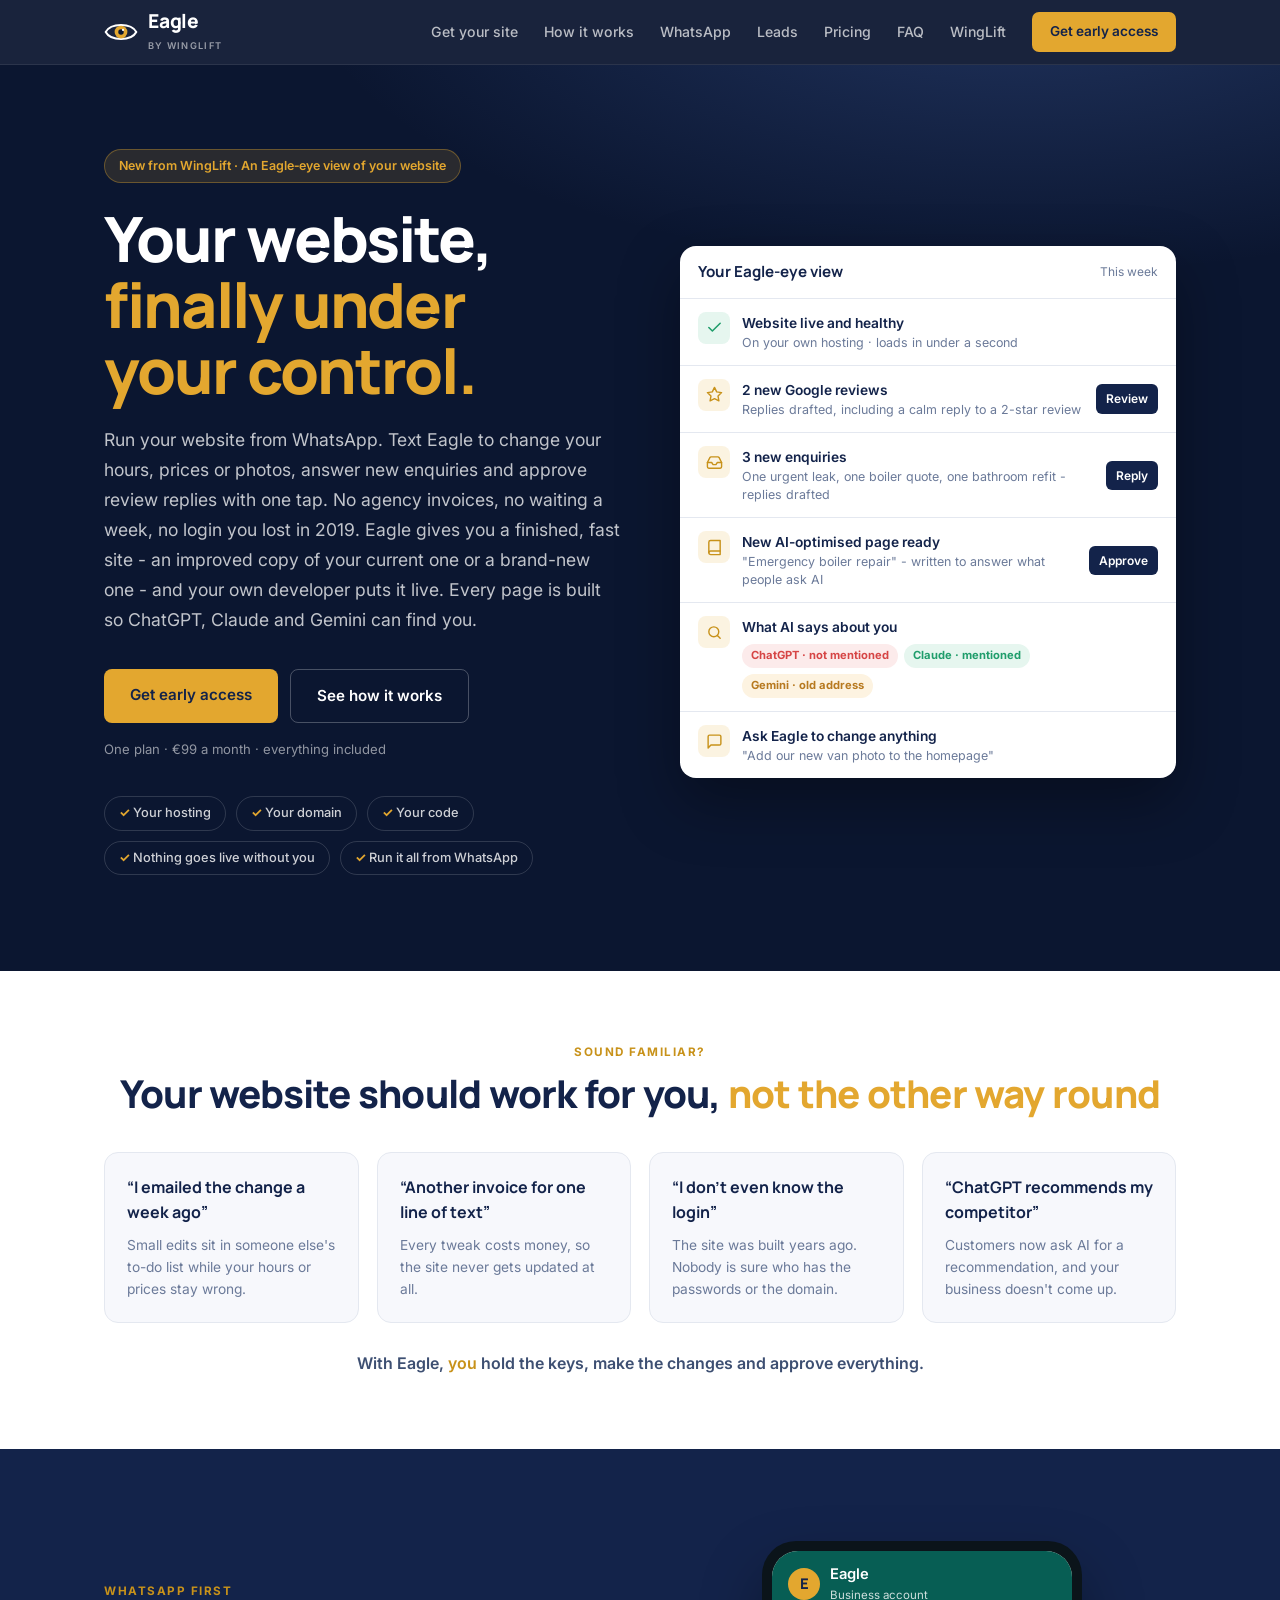
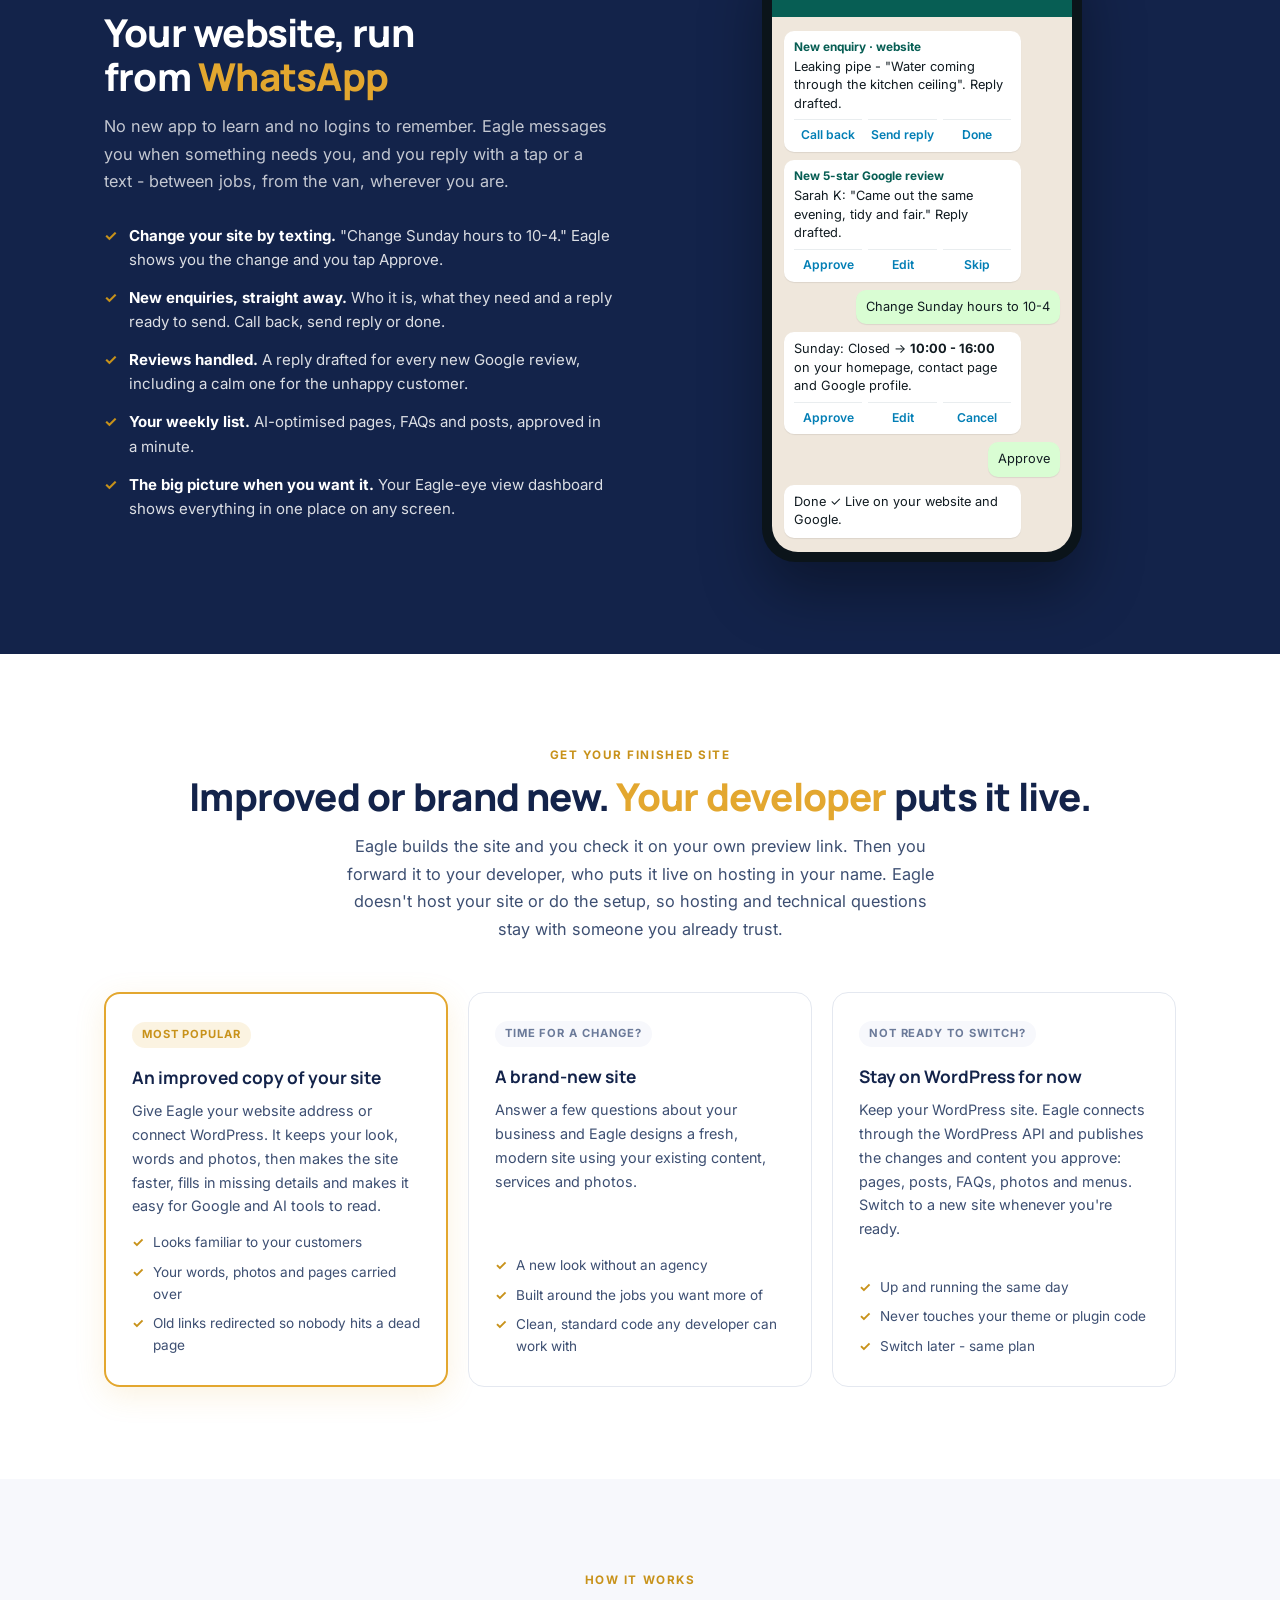
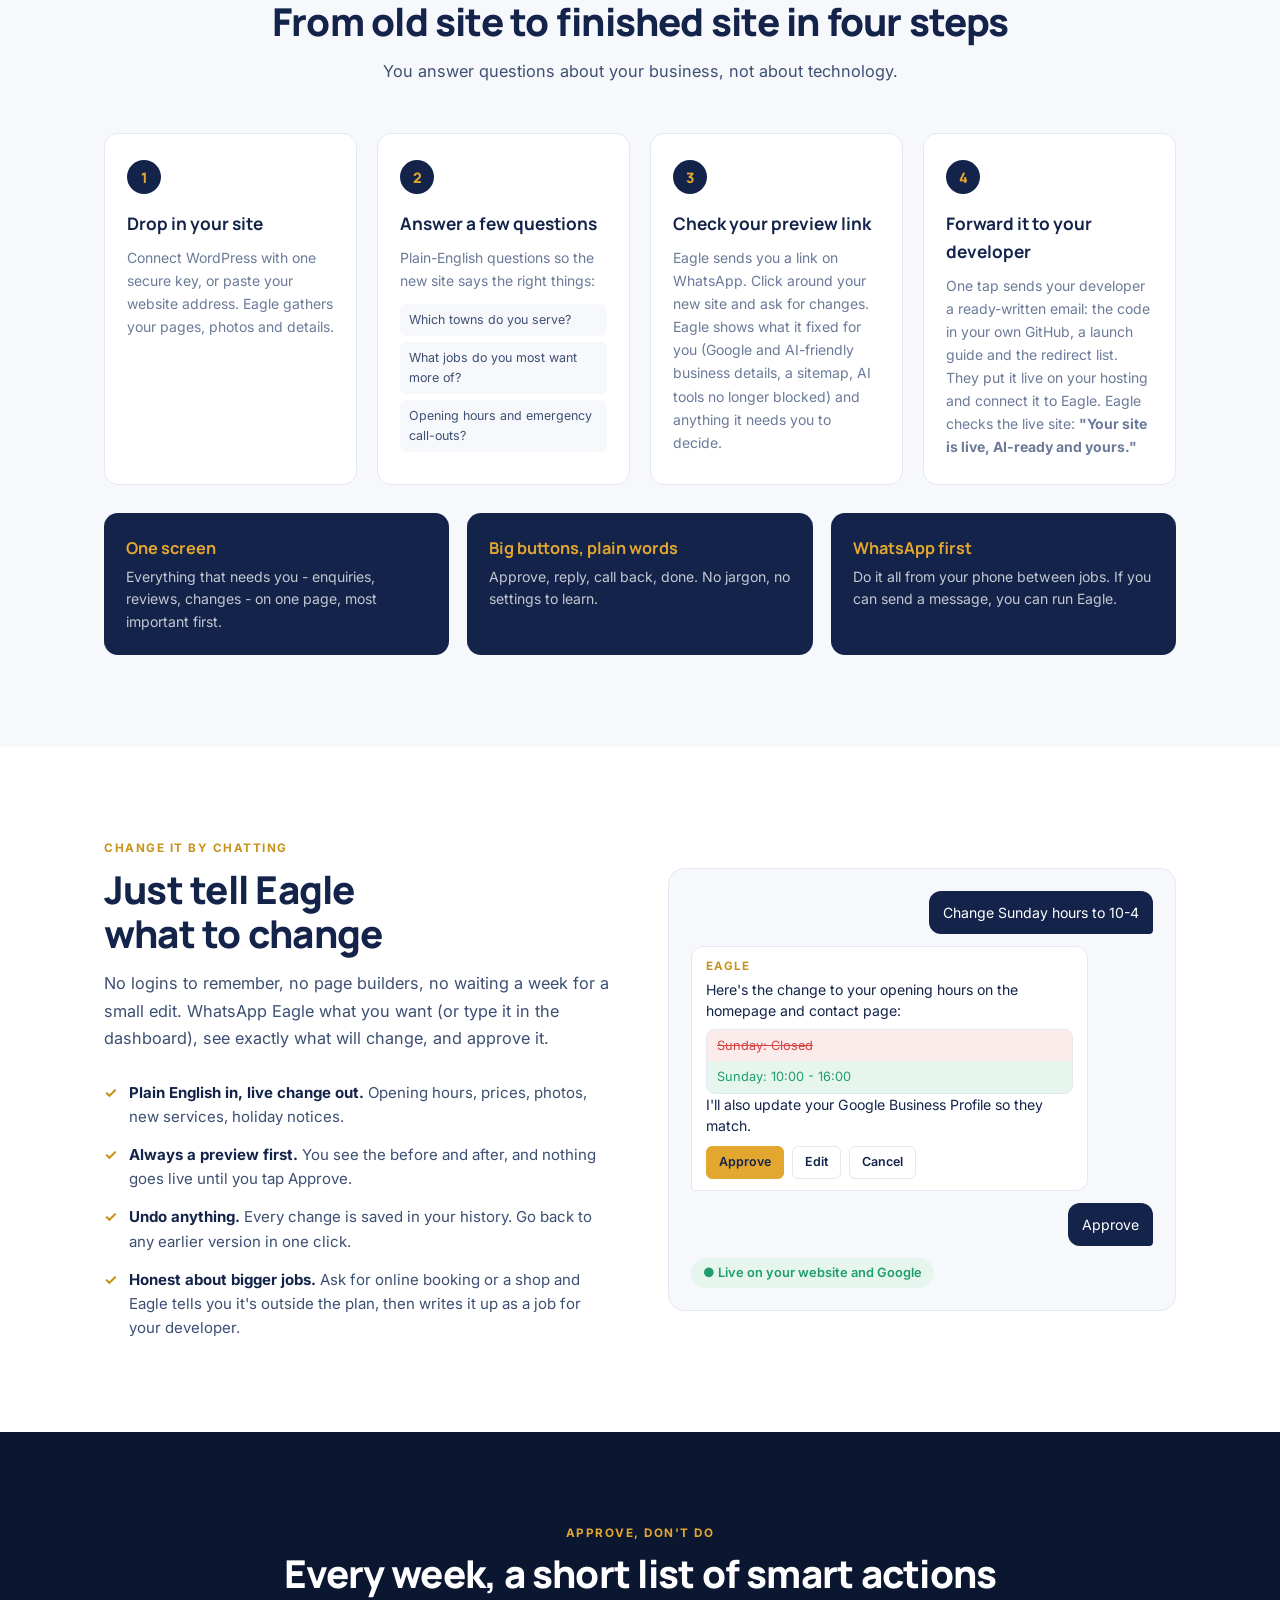
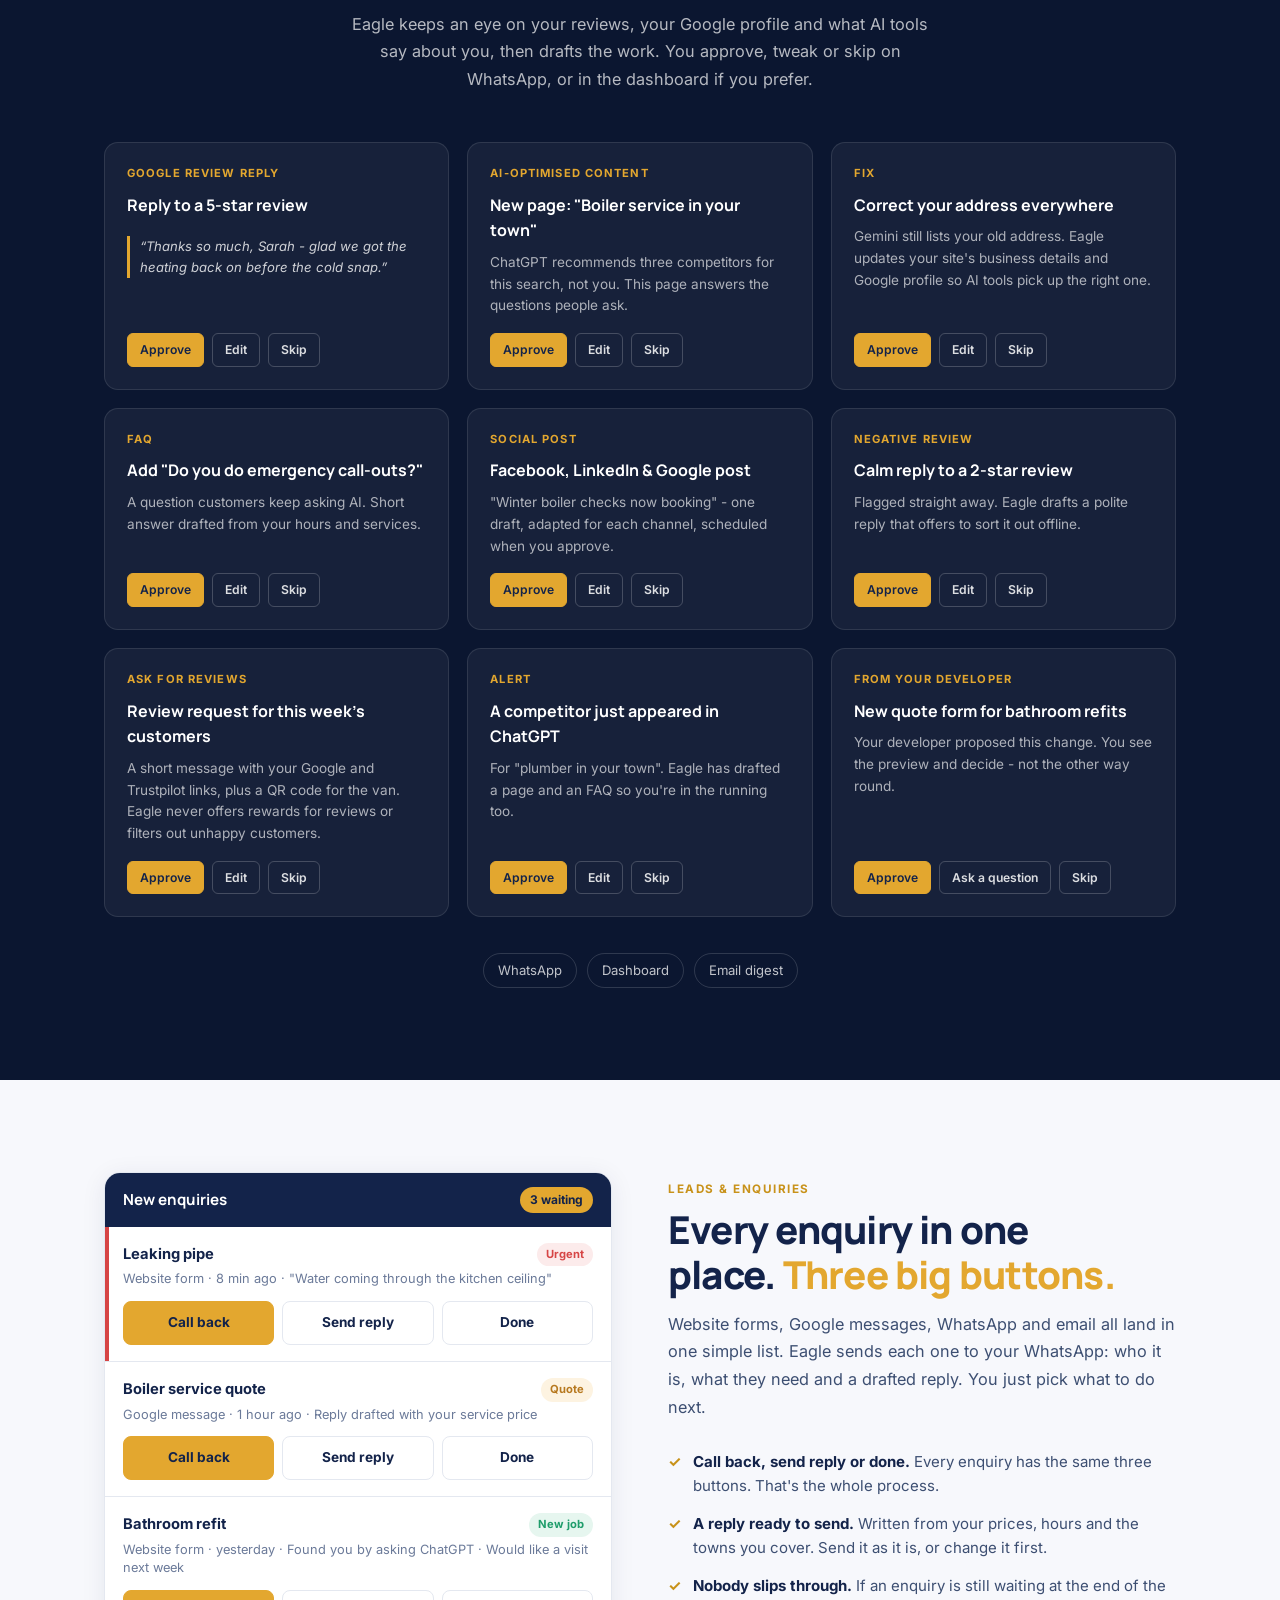
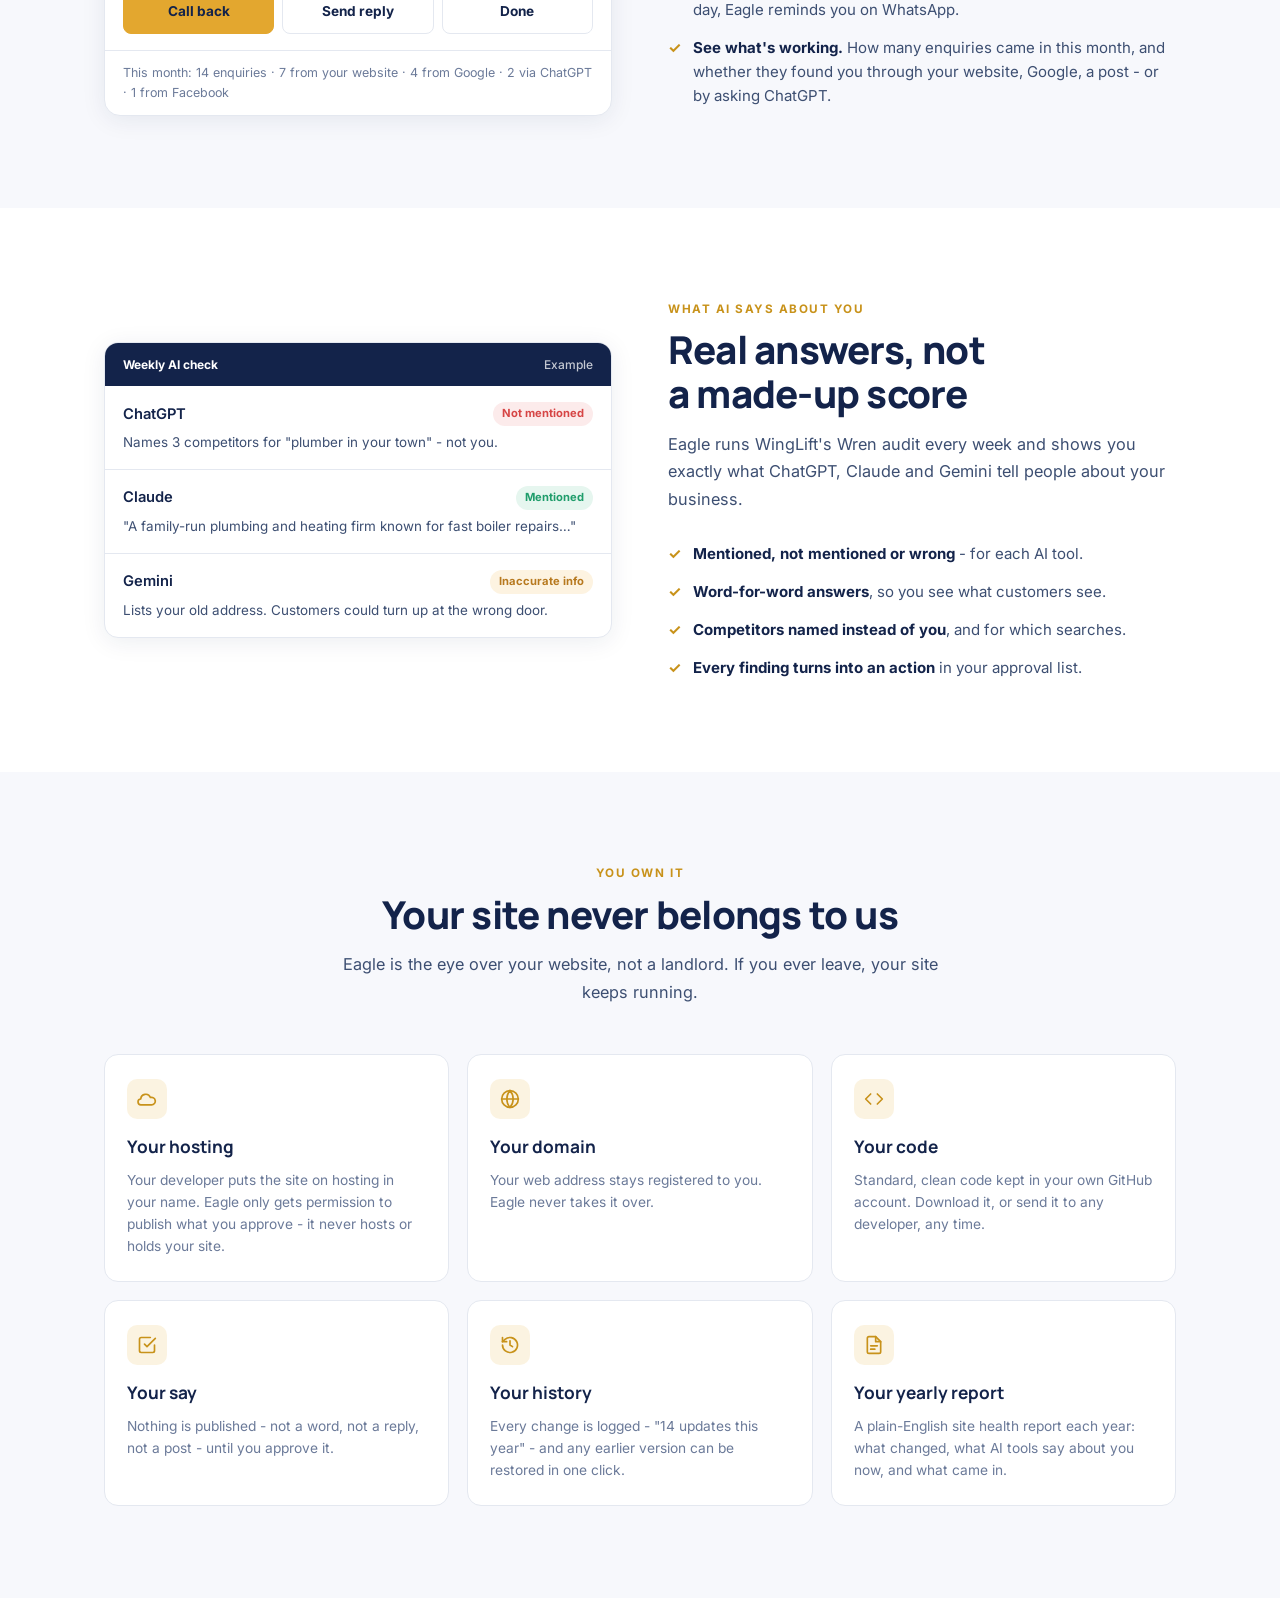
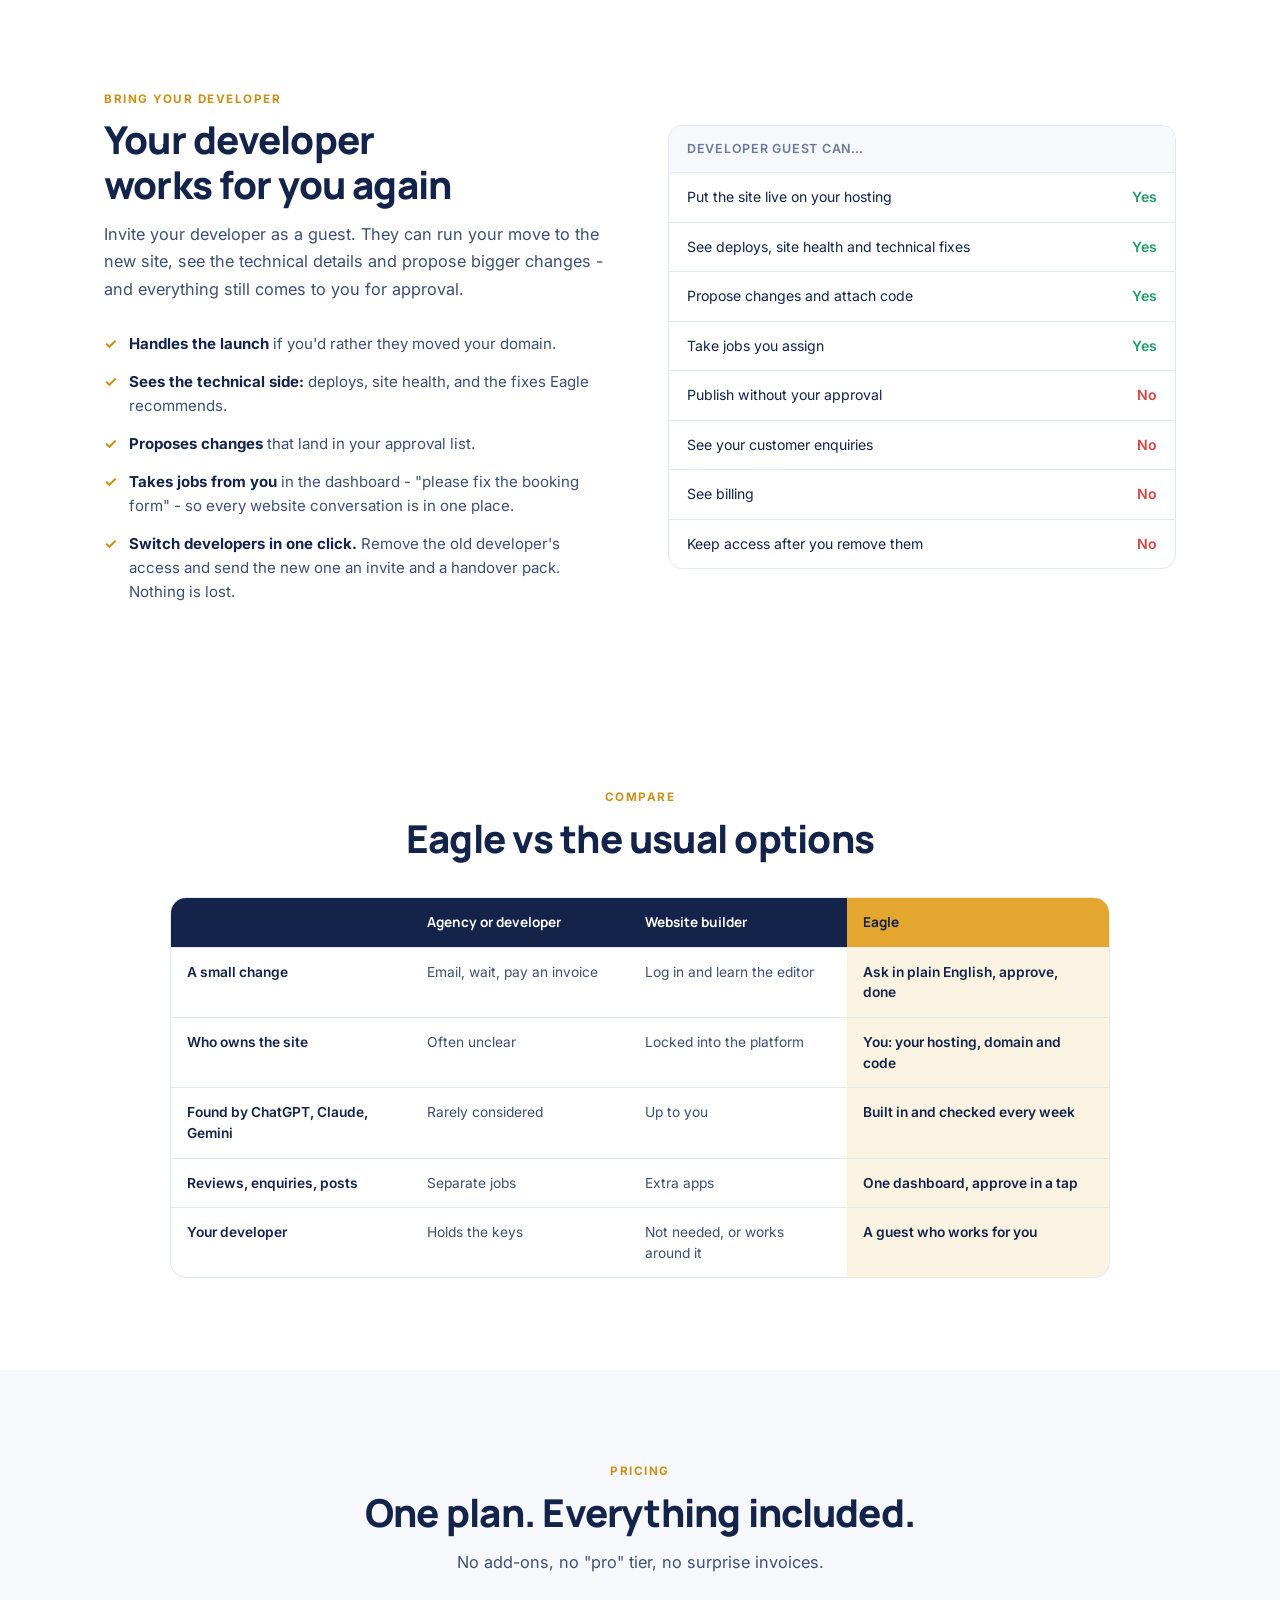
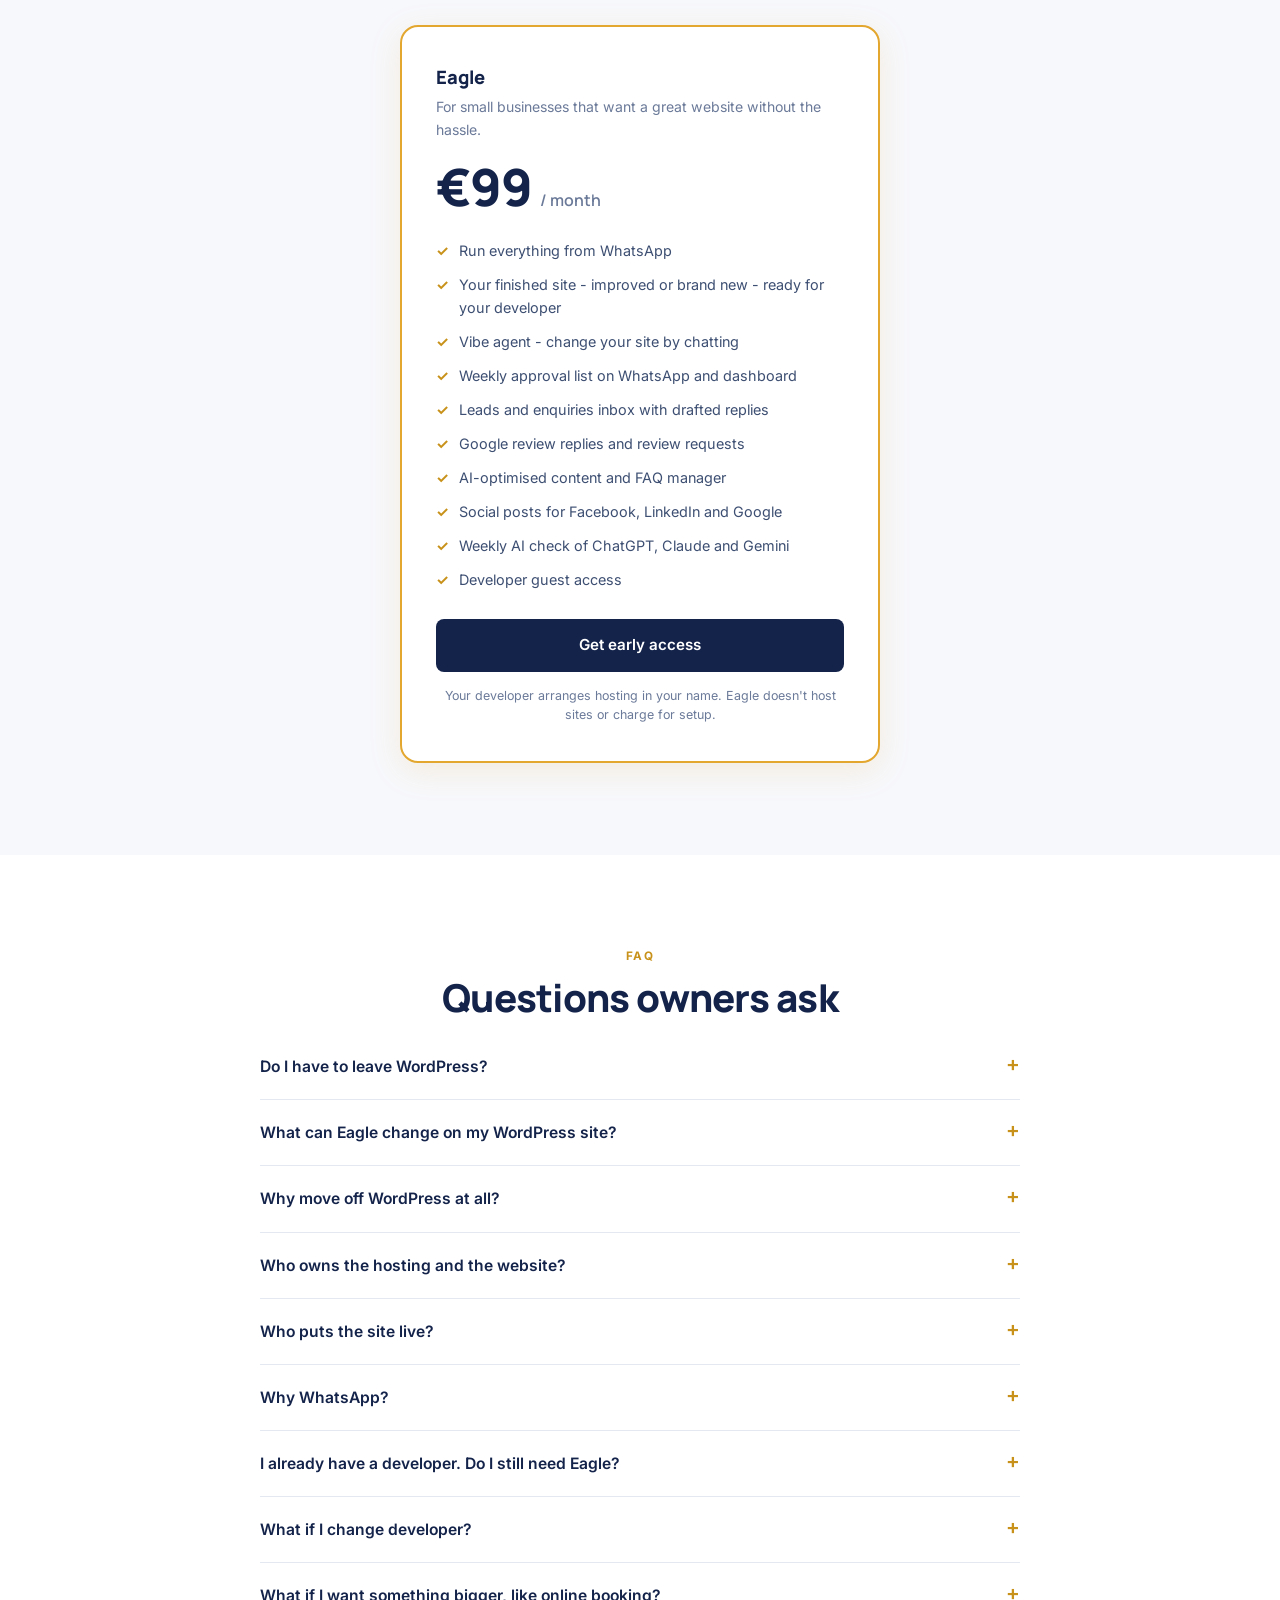
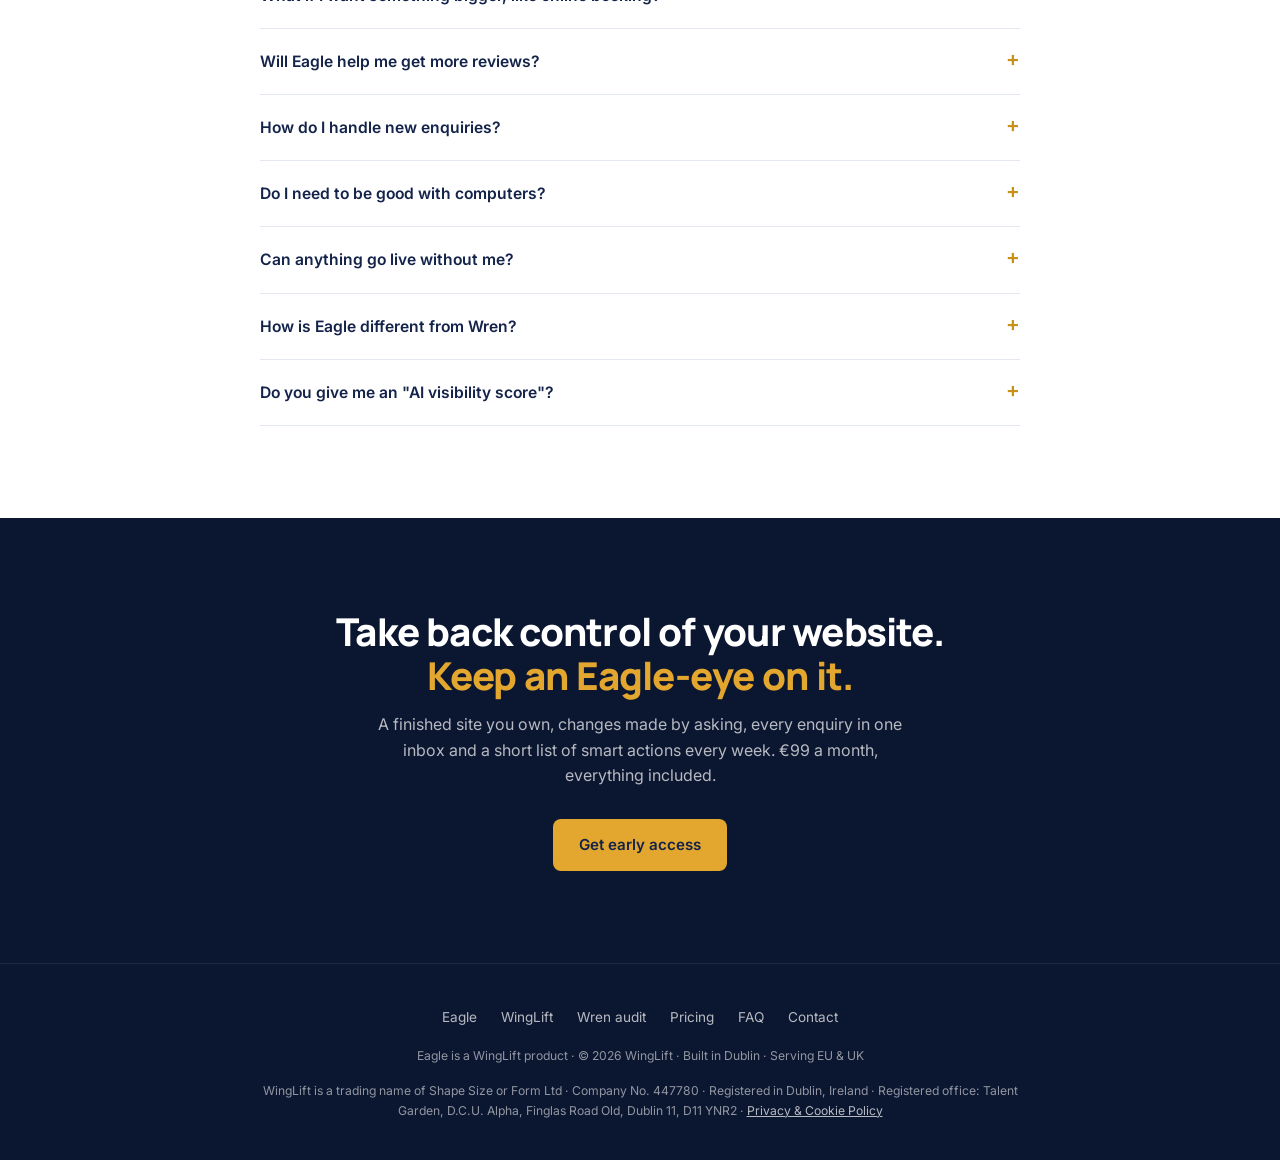
<file: eagle.html>
<!DOCTYPE html>
<html lang="en" data-theme="light">
<head>
<meta charset="UTF-8">
<meta name="viewport" content="width=device-width, initial-scale=1.0">
<title>Eagle by WingLift - Your website, finally under your control</title>
<meta name="description" content="Eagle gives small business owners a finished website - an improved copy of their current site or a brand-new one - that their own developer puts live, then lets them run it from WhatsApp: change it just by asking, answer every enquiry and approve review replies, AI-optimised content, FAQs and posts.">
<meta name="robots" content="index, follow">
<meta property="og:type" content="website">
<meta property="og:url" content="https://winglift.io/eagle">
<meta property="og:title" content="Eagle by WingLift - Your website, finally under your control">
<meta property="og:description" content="A finished website your developer puts live, run from WhatsApp: changes made by asking, every enquiry in one place, and smart actions to approve every week. €99/month.">
<meta property="og:image" content="https://winglift.io/og-image.png">
<meta property="og:locale" content="en_GB">
<meta property="og:site_name" content="WingLift">
<link rel="canonical" href="https://winglift.io/eagle">
<script type="application/ld+json">
{
  "@context": "https://schema.org",
  "@type": "SoftwareApplication",
  "name": "Eagle by WingLift",
  "applicationCategory": "BusinessApplication",
  "operatingSystem": "Web",
  "url": "https://winglift.io/eagle",
  "description": "Eagle produces a finished small business website - an improved copy of the existing site (for example from WordPress) or a brand-new one - shown to the owner on an interactive preview link and handed to the owner's own developer to put live. The owner then runs it from WhatsApp: changing the site by asking, answering enquiries, and approving Google review replies, AI-optimised content, FAQs and social posts. Eagle does not host websites.",
  "offers": {
    "@type": "Offer",
    "name": "Eagle",
    "price": "99",
    "priceCurrency": "EUR",
    "billingDuration": "P1M"
  },
  "provider": {
    "@type": "Organization",
    "name": "WingLift",
    "legalName": "Shape Size or Form Ltd",
    "url": "https://winglift.io/"
  }
}
</script>
<link rel="preconnect" href="https://fonts.googleapis.com">
<link rel="stylesheet" href="https://fonts.googleapis.com/css2?family=Inter:wght@400;500;600;700&family=Manrope:wght@600;700;800&display=swap">
<style>
:root {
  --night: #0B1630; --navy: #13234A; --navy-80: #2B3D6B; --steel: #4A6CB7; --sky: #7B9ED9;
  --gold: #E3A72F; --gold-dk: #C8921A; --gold-soft: rgba(227,167,47,0.14);
  --bg: #FFFFFF; --surface: #F7F8FC; --border: #E4E8F0;
  --muted: #6B7A99; --fg: #13234A; --fg-soft: #3D4F72;
  --green: #1F9D6B; --red: #D64545; --amber: #B7791F;
  color-scheme: light;
}
*, *::before, *::after { box-sizing: border-box; margin: 0; padding: 0; }
html { scroll-behavior: smooth; }
html, body { background: var(--bg); color: var(--fg); font-family: 'Inter', system-ui, sans-serif; font-size: 16px; line-height: 1.6; -webkit-font-smoothing: antialiased; }
.container { max-width: 1120px; margin-inline: auto; padding-inline: 24px; }
a { color: inherit; }

/* Nav (Eagle-branded, dark) */
nav { position: sticky; top: 0; z-index: 100; background: rgba(11,22,48,0.94); backdrop-filter: blur(12px); -webkit-backdrop-filter: blur(12px); border-bottom: 1px solid rgba(255,255,255,0.08); }
.nav-inner { display: flex; align-items: center; justify-content: space-between; height: 64px; padding-inline: 24px; max-width: 1120px; margin-inline: auto; }
.eagle-logo { display: flex; align-items: center; gap: 10px; text-decoration: none; color: #fff; }
.eagle-logo svg { width: 34px; height: 34px; flex-shrink: 0; }
.eagle-word { font-family: 'Manrope', sans-serif; font-weight: 800; font-size: 1.2rem; letter-spacing: -0.01em; line-height: 1; }
.eagle-by { display: block; font-size: 0.58rem; font-weight: 600; letter-spacing: 0.14em; text-transform: uppercase; color: rgba(255,255,255,0.55); margin-top: 3px; }
.nav-right { display: flex; align-items: center; gap: 26px; }
.nav-right a { text-decoration: none; color: rgba(255,255,255,0.7); font-size: 0.88rem; font-weight: 500; transition: color 0.15s; }
.nav-right a:hover { color: #fff; }
.nav-right .nav-cta { background: var(--gold); color: var(--navy); padding: 9px 18px; border-radius: 7px; font-weight: 600; font-size: 0.85rem; }
.nav-right .nav-cta:hover { background: var(--gold-dk); color: var(--navy); }

section { padding-block: 92px; scroll-margin-top: 64px; }
.eyebrow { font-size: 0.73rem; font-weight: 700; letter-spacing: 0.13em; text-transform: uppercase; color: var(--gold-dk); margin-bottom: 10px; display: block; }
h1 { font-family: 'Manrope', sans-serif; font-size: clamp(2.4rem, 5.6vw, 3.9rem); font-weight: 800; line-height: 1.06; letter-spacing: -0.03em; text-wrap: balance; margin-bottom: 22px; }
h1 span, h2 span { color: var(--gold); }
h2 { font-family: 'Manrope', sans-serif; font-size: clamp(1.7rem, 3.2vw, 2.4rem); font-weight: 800; line-height: 1.15; letter-spacing: -0.02em; text-wrap: balance; margin-bottom: 14px; }
h3 { font-family: 'Manrope', sans-serif; font-size: 1.08rem; font-weight: 700; margin-bottom: 8px; }
.sub { font-size: 1.02rem; color: var(--fg-soft); max-width: 600px; line-height: 1.7; margin-bottom: 48px; }
.center { text-align: center; }
.center .sub { margin-inline: auto; }

.btn { display: inline-block; padding: 14px 26px; border-radius: 8px; font-weight: 600; font-size: 0.95rem; text-decoration: none; transition: background 0.15s, border-color 0.15s, transform 0.15s; }
.btn-gold { background: var(--gold); color: var(--navy); }
.btn-gold:hover { background: var(--gold-dk); transform: translateY(-1px); }
.btn-ghost-dark { border: 1.5px solid rgba(255,255,255,0.25); color: #fff; }
.btn-ghost-dark:hover { border-color: #fff; }
.btn-navy { display: block; width: 100%; text-align: center; background: var(--navy); color: #fff; }
.btn-navy:hover { background: var(--navy-80); }

/* Hero */
#hero { background: radial-gradient(1200px 500px at 80% -10%, rgba(74,108,183,0.35), transparent 60%), var(--night); color: #fff; padding-block: 84px 96px; overflow: hidden; }
.hero-grid { display: grid; grid-template-columns: 1.05fr 1fr; gap: 56px; align-items: center; }
.hero-kicker { display: inline-flex; align-items: center; gap: 8px; background: rgba(227,167,47,0.14); color: var(--gold); border: 1px solid rgba(227,167,47,0.35); border-radius: 999px; padding: 6px 14px; font-size: 0.78rem; font-weight: 600; margin-bottom: 22px; }
.hero-sub { font-size: 1.1rem; color: rgba(255,255,255,0.75); max-width: 560px; margin-bottom: 34px; line-height: 1.7; }
.hero-actions { display: flex; gap: 12px; flex-wrap: wrap; }
.hero-note { font-size: 0.82rem; color: rgba(255,255,255,0.55); margin-top: 16px; }
.pill-row { display: flex; gap: 10px; flex-wrap: wrap; margin-top: 36px; }
.pill { font-size: 0.8rem; font-weight: 500; color: rgba(255,255,255,0.8); border: 1px solid rgba(255,255,255,0.15); border-radius: 999px; padding: 6px 14px; }
.pill::before { content: "✓ "; color: var(--gold); font-weight: 700; }

/* Eagle-eye view card */
.eye-card { background: #fff; color: var(--fg); border-radius: 16px; box-shadow: 0 24px 60px rgba(0,0,0,0.35); overflow: hidden; }
.eye-top { display: flex; justify-content: space-between; align-items: center; padding: 14px 18px; border-bottom: 1px solid var(--border); }
.eye-top strong { font-family: 'Manrope', sans-serif; font-size: 0.95rem; }
.eye-top span { font-size: 0.75rem; color: var(--muted); }
.eye-row { display: flex; gap: 12px; align-items: flex-start; padding: 13px 18px; border-bottom: 1px solid var(--border); }
.eye-row:last-child { border-bottom: none; }
.eye-ico { width: 32px; height: 32px; border-radius: 8px; display: flex; align-items: center; justify-content: center; flex-shrink: 0; background: var(--gold-soft); color: var(--gold-dk); }
.eye-ico svg { width: 17px; height: 17px; }
.eye-ico.ok { background: #E6F6EF; color: var(--green); }
.eye-txt { flex: 1; min-width: 0; }
.eye-txt b { display: block; font-size: 0.86rem; font-weight: 600; }
.eye-txt small { display: block; font-size: 0.78rem; color: var(--muted); line-height: 1.45; }
.ai-chips { display: flex; gap: 6px; flex-wrap: wrap; margin-top: 6px; }
.chip { font-size: 0.7rem; font-weight: 700; padding: 3px 9px; border-radius: 999px; white-space: nowrap; }
.c-ok { background: #E6F6EF; color: var(--green); }
.c-no { background: #FCEBEB; color: var(--red); }
.c-warn { background: #FDF3E1; color: var(--amber); }
.eye-btn { font-size: 0.75rem; font-weight: 600; background: var(--navy); color: #fff; border-radius: 6px; padding: 5px 10px; white-space: nowrap; align-self: center; }

/* Paths */
.paths { display: grid; grid-template-columns: repeat(3, 1fr); gap: 20px; }
.path { border: 1px solid var(--border); border-radius: 16px; padding: 28px 26px; background: #fff; display: flex; flex-direction: column; }
.path.featured { border: 2px solid var(--gold); box-shadow: 0 8px 30px rgba(227,167,47,0.15); }
.path-tag { align-self: flex-start; font-size: 0.7rem; font-weight: 700; letter-spacing: 0.08em; text-transform: uppercase; padding: 4px 10px; border-radius: 999px; background: var(--surface); color: var(--muted); margin-bottom: 16px; }
.path.featured .path-tag { background: var(--gold-soft); color: var(--gold-dk); }
.path p { font-size: 0.9rem; color: var(--fg-soft); line-height: 1.65; margin-bottom: 14px; }
.path ul { list-style: none; display: flex; flex-direction: column; gap: 8px; margin-top: auto; }
.path li { font-size: 0.85rem; color: var(--fg-soft); display: flex; gap: 9px; }
.path li::before { content: "✓"; color: var(--gold-dk); font-weight: 700; }

/* Pain points */
#pain { background: #fff; padding-block: 72px; }
.pain-grid { display: grid; grid-template-columns: repeat(4, 1fr); gap: 18px; }
.pain { border: 1px solid var(--border); border-radius: 14px; padding: 22px; background: var(--surface); }
.pain q { display: block; font-family: 'Manrope', sans-serif; font-weight: 700; font-size: 1rem; color: var(--fg); margin-bottom: 8px; quotes: "\201C" "\201D"; }
.pain p { font-size: 0.86rem; color: var(--muted); line-height: 1.6; }
#pain .center, #compare .center { margin-bottom: 36px; }
.pain-fix { text-align: center; margin-top: 28px; font-weight: 600; color: var(--fg-soft); }
.pain-fix span { color: var(--gold-dk); }

/* WhatsApp */
#whatsapp { background: var(--navy); color: #fff; }
#whatsapp h2 { color: #fff; }
#whatsapp .sub { color: rgba(255,255,255,0.75); }
#whatsapp .check-list li { color: rgba(255,255,255,0.85); }
#whatsapp .check-list strong { color: #fff; }
.wa-phone { width: 320px; max-width: 100%; margin: 0 auto; background: #0b141a; border-radius: 34px; padding: 10px; box-shadow: 0 30px 60px rgba(0,0,0,0.35); }
.wa-screen { background: #efe7dc; border-radius: 26px; overflow: hidden; }
.wa-top { background: #075e54; color: #fff; padding: 12px 16px; display: flex; align-items: center; gap: 10px; font-weight: 600; font-size: 0.92rem; }
.wa-top small { display: block; font-weight: 400; font-size: 0.72rem; opacity: 0.8; }
.wa-av { width: 32px; height: 32px; border-radius: 50%; background: var(--gold); color: var(--navy); display: grid; place-items: center; font-weight: 800; font-family: 'Manrope', sans-serif; }
.wa-chat { padding: 14px 12px; display: flex; flex-direction: column; gap: 8px; }
.wa-b { max-width: 86%; background: #fff; color: #111b21; border-radius: 10px; padding: 8px 10px; font-size: 0.8rem; line-height: 1.45; box-shadow: 0 1px 1px rgba(0,0,0,0.08); }
.wa-b.me { align-self: flex-end; background: #d9fdd3; }
.wa-b b { display: block; font-size: 0.74rem; color: #075e54; margin-bottom: 2px; }
.wa-acts { display: flex; gap: 6px; margin-top: 6px; flex-wrap: wrap; }
.wa-acts span { flex: 1; text-align: center; border-top: 1px solid #e9edef; padding-top: 6px; color: #027eb5; font-weight: 600; font-size: 0.76rem; }

/* Steps */
#how { background: var(--surface); }
.steps { display: grid; grid-template-columns: repeat(4, 1fr); gap: 20px; counter-reset: s; }
.step { background: #fff; border: 1px solid var(--border); border-radius: 14px; padding: 26px 22px; position: relative; }
.step-num { font-family: 'Manrope', sans-serif; width: 34px; height: 34px; border-radius: 50%; background: var(--navy); color: var(--gold); font-weight: 800; display: flex; align-items: center; justify-content: center; margin-bottom: 16px; font-size: 0.9rem; }
.step p { font-size: 0.875rem; color: var(--muted); line-height: 1.65; }
.q-list { margin-top: 12px; display: flex; flex-direction: column; gap: 6px; }
.q-list span { font-size: 0.78rem; color: var(--fg-soft); background: var(--surface); border-radius: 6px; padding: 6px 9px; }

/* Split sections */
.split { display: grid; grid-template-columns: 1fr 1fr; gap: 56px; align-items: center; }
.split.rev > :first-child { order: 2; }
.check-list { list-style: none; display: flex; flex-direction: column; gap: 14px; }
.check-list li { display: flex; gap: 12px; font-size: 0.94rem; color: var(--fg-soft); line-height: 1.6; }
.check-list li::before { content: "✓"; color: var(--gold-dk); font-weight: 700; flex-shrink: 0; }
.check-list strong { color: var(--fg); }

/* Chat mock */
.chat { background: var(--surface); border: 1px solid var(--border); border-radius: 16px; padding: 22px; display: flex; flex-direction: column; gap: 12px; }
.msg { max-width: 86%; padding: 11px 14px; border-radius: 12px; font-size: 0.88rem; line-height: 1.5; }
.msg.me { align-self: flex-end; background: var(--navy); color: #fff; border-bottom-right-radius: 4px; }
.msg.ea { align-self: flex-start; background: #fff; border: 1px solid var(--border); border-bottom-left-radius: 4px; }
.msg.ea b { display: block; font-size: 0.72rem; text-transform: uppercase; letter-spacing: 0.08em; color: var(--gold-dk); margin-bottom: 4px; }
.diff { margin-top: 8px; font-size: 0.8rem; border-radius: 8px; overflow: hidden; border: 1px solid var(--border); }
.diff div { padding: 6px 10px; }
.diff .old { background: #FCEBEB; color: var(--red); text-decoration: line-through; }
.diff .new { background: #E6F6EF; color: var(--green); }
.msg-actions { display: flex; gap: 8px; margin-top: 10px; }
.msg-actions span { font-size: 0.78rem; font-weight: 600; padding: 6px 12px; border-radius: 6px; border: 1px solid var(--border); }
.msg-actions .ap { background: var(--gold); border-color: var(--gold); color: var(--navy); }
.live { align-self: flex-start; font-size: 0.8rem; font-weight: 600; color: var(--green); background: #E6F6EF; border-radius: 999px; padding: 5px 12px; }

/* Approvals */
#approve { background: var(--night); color: #fff; }
#approve .sub { color: rgba(255,255,255,0.7); }
#approve .eyebrow { color: var(--gold); }
.queue { display: grid; grid-template-columns: repeat(3, 1fr); gap: 18px; }
.qcard { background: rgba(255,255,255,0.05); border: 1px solid rgba(255,255,255,0.1); border-radius: 14px; padding: 22px; display: flex; flex-direction: column; }
.qtype { font-size: 0.7rem; font-weight: 700; letter-spacing: 0.1em; text-transform: uppercase; color: var(--gold); margin-bottom: 10px; }
.qcard h3 { color: #fff; font-size: 1rem; }
.qcard p { font-size: 0.85rem; color: rgba(255,255,255,0.65); line-height: 1.6; }
.qcard q { display: block; font-style: italic; font-size: 0.82rem; color: rgba(255,255,255,0.8); border-left: 3px solid var(--gold); padding-left: 10px; margin-top: 10px; }
.qbtns { display: flex; gap: 8px; margin-top: auto; padding-top: 16px; }
.qbtns span { font-size: 0.76rem; font-weight: 600; padding: 6px 12px; border-radius: 6px; border: 1px solid rgba(255,255,255,0.2); color: rgba(255,255,255,0.85); }
.qbtns .ap { background: var(--gold); border-color: var(--gold); color: var(--navy); }
.channels { display: flex; gap: 10px; justify-content: center; flex-wrap: wrap; margin-top: 36px; }
.channels span { font-size: 0.82rem; color: rgba(255,255,255,0.75); border: 1px solid rgba(255,255,255,0.15); border-radius: 999px; padding: 6px 14px; }

/* Findings */
.report-card { background: #fff; border: 1px solid var(--border); border-radius: 14px; overflow: hidden; box-shadow: 0 4px 24px rgba(19,35,74,0.08); }
.report-top { background: var(--navy); color: rgba(255,255,255,0.75); font-size: 0.75rem; font-weight: 500; padding: 12px 18px; display: flex; justify-content: space-between; }
.report-top strong { color: #fff; }
.ai-finding { padding: 16px 18px; border-bottom: 1px solid var(--border); }
.ai-finding:last-child { border-bottom: none; }
.ai-head { display: flex; align-items: center; justify-content: space-between; gap: 10px; margin-bottom: 6px; font-weight: 600; font-size: 0.92rem; }
.ai-finding p { font-size: 0.84rem; color: var(--fg-soft); line-height: 1.55; }

/* Own it */
#own { background: var(--surface); }
.own-grid { display: grid; grid-template-columns: repeat(3, 1fr); gap: 18px; }
.own { background: #fff; border: 1px solid var(--border); border-radius: 14px; padding: 24px 22px; }
.own-ico { width: 40px; height: 40px; border-radius: 10px; background: var(--gold-soft); color: var(--gold-dk); display: flex; align-items: center; justify-content: center; margin-bottom: 14px; }
.own-ico svg { width: 20px; height: 20px; }
.own p { font-size: 0.86rem; color: var(--muted); line-height: 1.6; }

/* Developer */
.perm-card { border: 1px solid var(--border); border-radius: 14px; overflow: hidden; background: #fff; }
.perm-row { display: flex; justify-content: space-between; gap: 12px; padding: 13px 18px; border-bottom: 1px solid var(--border); font-size: 0.88rem; }
.perm-row:last-child { border-bottom: none; }
.perm-row.head { background: var(--surface); font-weight: 600; font-size: 0.78rem; text-transform: uppercase; letter-spacing: 0.06em; color: var(--muted); }
.yes { color: var(--green); font-weight: 600; white-space: nowrap; }
.no { color: var(--red); font-weight: 600; white-space: nowrap; }
/* Leads */
#leads { background: var(--surface); }
.inbox { background: #fff; border: 1px solid var(--border); border-radius: 16px; overflow: hidden; box-shadow: 0 4px 24px rgba(19,35,74,0.08); }
.inbox-top { display: flex; justify-content: space-between; align-items: center; padding: 14px 18px; background: var(--navy); color: #fff; }
.inbox-top strong { font-family: 'Manrope', sans-serif; font-size: 0.95rem; }
.inbox-count { font-size: 0.75rem; font-weight: 700; background: var(--gold); color: var(--navy); border-radius: 999px; padding: 3px 10px; }
.lead { padding: 16px 18px; border-bottom: 1px solid var(--border); }
.lead.urgent { box-shadow: inset 4px 0 0 var(--red); }
.lead-head { display: flex; justify-content: space-between; align-items: center; gap: 10px; }
.lead-head b { font-size: 0.92rem; }
.lead small { display: block; font-size: 0.8rem; color: var(--muted); line-height: 1.45; margin-top: 4px; }
.lead-btns { display: flex; gap: 8px; margin-top: 12px; }
.lead-btns span { flex: 1; text-align: center; font-size: 0.85rem; font-weight: 700; padding: 10px 6px; border-radius: 8px; border: 1px solid var(--border); white-space: nowrap; }
.lead-btns .ap { background: var(--gold); border-color: var(--gold); color: var(--navy); }
.inbox-foot { padding: 12px 18px; font-size: 0.78rem; color: var(--muted); }

/* Simple */
.simple { display: grid; grid-template-columns: repeat(3, 1fr); gap: 18px; margin-top: 28px; }
.simple div { background: var(--navy); color: rgba(255,255,255,0.75); border-radius: 14px; padding: 22px; font-size: 0.88rem; line-height: 1.6; }
.simple b { display: block; color: var(--gold); font-family: 'Manrope', sans-serif; font-size: 1.02rem; margin-bottom: 4px; }

.mid { color: var(--amber); font-weight: 600; white-space: nowrap; }

/* Compare */
.compare { max-width: 940px; margin: 0 auto; border: 1px solid var(--border); border-radius: 16px; overflow: hidden; background: #fff; }
.cmp-row { display: grid; grid-template-columns: 1.1fr 1fr 1fr 1.2fr; border-bottom: 1px solid var(--border); }
.cmp-row:last-child { border-bottom: none; }
.cmp-row > div { padding: 14px 16px; font-size: 0.86rem; color: var(--fg-soft); line-height: 1.5; }
.cmp-row > div:first-child { font-weight: 600; color: var(--fg); }
.cmp-row > div:last-child { background: var(--gold-soft); color: var(--fg); font-weight: 600; }
.cmp-row.head > div { background: var(--navy); color: #fff; font-family: 'Manrope', sans-serif; font-weight: 700; font-size: 0.85rem; }
.cmp-row.head > div:last-child { background: var(--gold); color: var(--navy); }

/* Pricing */
#pricing { background: var(--surface); }
.price-card { max-width: 480px; margin: 0 auto; background: #fff; border: 2px solid var(--gold); border-radius: 18px; padding: 36px 34px; box-shadow: 0 8px 32px rgba(227,167,47,0.15); }
.price-name { font-family: 'Manrope', sans-serif; font-weight: 800; font-size: 1.15rem; margin-bottom: 4px; }
.price-desc { font-size: 0.88rem; color: var(--muted); margin-bottom: 20px; }
.price { font-family: 'Manrope', sans-serif; font-size: 3.2rem; font-weight: 800; letter-spacing: -0.03em; line-height: 1; }
.price small { font-size: 1rem; font-weight: 600; color: var(--muted); letter-spacing: 0; }
.price-card ul { list-style: none; margin: 26px 0 28px; display: flex; flex-direction: column; gap: 11px; text-align: left; }
.price-card li { font-size: 0.9rem; color: var(--fg-soft); display: flex; gap: 10px; }
.price-card li::before { content: "✓"; color: var(--gold-dk); font-weight: 700; }
.price-foot { font-size: 0.78rem; color: var(--muted); margin-top: 14px; text-align: center; }

/* FAQ */
.faq-list { max-width: 760px; margin: 0 auto; }
.faq-item { border-bottom: 1px solid var(--border); }
.faq-item summary { cursor: pointer; list-style: none; padding: 20px 0; font-weight: 600; font-size: 0.98rem; display: flex; justify-content: space-between; gap: 16px; }
.faq-item summary::-webkit-details-marker { display: none; }
.faq-item summary::after { content: "+"; color: var(--gold-dk); font-size: 1.3rem; line-height: 1; }
.faq-item[open] summary::after { content: "−"; }
.faq-item p { font-size: 0.92rem; color: var(--fg-soft); line-height: 1.7; padding-bottom: 20px; }

/* CTA + footer */
#cta { background: var(--night); color: #fff; text-align: center; }
#cta h2 { color: #fff; }
#cta p { color: rgba(255,255,255,0.7); max-width: 540px; margin: 0 auto 30px; }
footer { background: var(--night); border-top: 1px solid rgba(255,255,255,0.08); padding-block: 40px; color: rgba(255,255,255,0.55); }
.footer-inner { max-width: 1120px; margin-inline: auto; padding-inline: 24px; display: flex; flex-direction: column; align-items: center; gap: 16px; text-align: center; }
.footer-links { list-style: none; display: flex; gap: 24px; flex-wrap: wrap; justify-content: center; }
.footer-links a { text-decoration: none; font-size: 0.85rem; color: rgba(255,255,255,0.7); }
.footer-links a:hover { color: #fff; }
.footer-copy, .footer-legal { font-size: 0.76rem; line-height: 1.6; max-width: 760px; }
.footer-legal a { color: rgba(255,255,255,0.7); }

@media (max-width: 960px) {
  .hero-grid, .split { grid-template-columns: 1fr; gap: 40px; }
  .split.rev > :first-child { order: 0; }
  .paths, .queue, .simple { grid-template-columns: 1fr; }
  .steps, .own-grid, .pain-grid { grid-template-columns: 1fr 1fr; }
  .nav-right a:not(.nav-cta) { display: none; }
}
@media (max-width: 560px) {
  section { padding-block: 64px; }
  .steps, .own-grid, .pain-grid { grid-template-columns: 1fr; }
  .cmp-row { grid-template-columns: 1fr; }
  .cmp-row.head { display: none; }
  .cmp-row > div { padding: 8px 16px; }
  .cmp-row > div:first-child { padding-top: 14px; font-family: 'Manrope', sans-serif; }
  .cmp-row > div:last-child { padding-bottom: 14px; }
  .cmp-row > div[data-l]::before { content: attr(data-l); display: block; font-size: 0.68rem; font-weight: 700; letter-spacing: 0.06em; text-transform: uppercase; color: var(--muted); }
  .price-card { padding: 28px 22px; }
  .eye-btn { display: none; }
}
</style>
</head>
<body>

<nav>
  <div class="nav-inner">
    <a href="/eagle" class="eagle-logo" aria-label="Eagle by WingLift">
      <svg viewBox="0 0 40 40" xmlns="http://www.w3.org/2000/svg" aria-hidden="true">
        <path d="M2 20 C8 9 32 9 38 20 C32 31 8 31 2 20 Z" fill="none" stroke="#fff" stroke-width="2.4" stroke-linejoin="round"/>
        <circle cx="20" cy="20" r="7.5" fill="#E3A72F"/>
        <circle cx="20" cy="20" r="3.2" fill="#0B1630"/>
        <circle cx="22.4" cy="17.6" r="1.3" fill="#fff"/>
      </svg>
      <span><span class="eagle-word">Eagle</span><span class="eagle-by">by WingLift</span></span>
    </a>
    <div class="nav-right">
      <a href="#paths">Get your site</a>
      <a href="#how">How it works</a>
      <a href="#whatsapp">WhatsApp</a>
      <a href="#leads">Leads</a>
      <a href="#pricing">Pricing</a>
      <a href="#faq">FAQ</a>
      <a href="/">WingLift</a>
      <a href="/#cta" class="nav-cta">Get early access</a>
    </div>
  </div>
</nav>

<main>

<!-- HERO -->
<section id="hero">
  <div class="container hero-grid">
    <div>
      <span class="hero-kicker">New from WingLift · An Eagle&#8209;eye view of your website</span>
      <h1>Your website, <span>finally under your control.</span></h1>
      <p class="hero-sub">Run your website from WhatsApp. Text Eagle to change your hours, prices or photos, answer new enquiries and approve review replies with one tap. No agency invoices, no waiting a week, no login you lost in 2019. Eagle gives you a finished, fast site - an improved copy of your current one or a brand-new one - and your own developer puts it live. Every page is built so ChatGPT, Claude and Gemini can find you.</p>
      <div class="hero-actions">
        <a href="/#cta" class="btn btn-gold">Get early access</a>
        <a href="#how" class="btn btn-ghost-dark">See how it works</a>
      </div>
      <p class="hero-note">One plan · €99 a month · everything included</p>
      <div class="pill-row">
        <span class="pill">Your hosting</span>
        <span class="pill">Your domain</span>
        <span class="pill">Your code</span>
        <span class="pill">Nothing goes live without you</span>
        <span class="pill">Run it all from WhatsApp</span>
      </div>
    </div>

    <div class="eye-card" aria-label="Example Eagle-eye view">
      <div class="eye-top"><strong>Your Eagle-eye view</strong><span>This week</span></div>
      <div class="eye-row">
        <div class="eye-ico ok"><svg viewBox="0 0 24 24" fill="none" stroke="currentColor" stroke-width="2.2" stroke-linecap="round" stroke-linejoin="round"><path d="M20 6 9 17l-5-5"/></svg></div>
        <div class="eye-txt"><b>Website live and healthy</b><small>On your own hosting · loads in under a second</small></div>
      </div>
      <div class="eye-row">
        <div class="eye-ico"><svg viewBox="0 0 24 24" fill="none" stroke="currentColor" stroke-width="2" stroke-linecap="round" stroke-linejoin="round"><path d="m12 2 3.1 6.3 6.9 1-5 4.9 1.2 6.8L12 17.8 5.8 21l1.2-6.8-5-4.9 6.9-1z"/></svg></div>
        <div class="eye-txt"><b>2 new Google reviews</b><small>Replies drafted, including a calm reply to a 2-star review</small></div>
        <span class="eye-btn">Review</span>
      </div>
      <div class="eye-row">
        <div class="eye-ico"><svg viewBox="0 0 24 24" fill="none" stroke="currentColor" stroke-width="2" stroke-linecap="round" stroke-linejoin="round"><path d="M22 12h-6l-2 3h-4l-2-3H2"/><path d="M5.45 5.11 2 12v6a2 2 0 0 0 2 2h16a2 2 0 0 0 2-2v-6l-3.45-6.89A2 2 0 0 0 16.76 4H7.24a2 2 0 0 0-1.79 1.11z"/></svg></div>
        <div class="eye-txt"><b>3 new enquiries</b><small>One urgent leak, one boiler quote, one bathroom refit - replies drafted</small></div>
        <span class="eye-btn">Reply</span>
      </div>
      <div class="eye-row">
        <div class="eye-ico"><svg viewBox="0 0 24 24" fill="none" stroke="currentColor" stroke-width="2" stroke-linecap="round" stroke-linejoin="round"><path d="M4 19.5A2.5 2.5 0 0 1 6.5 17H20"/><path d="M6.5 2H20v20H6.5A2.5 2.5 0 0 1 4 19.5v-15A2.5 2.5 0 0 1 6.5 2z"/></svg></div>
        <div class="eye-txt"><b>New AI-optimised page ready</b><small>"Emergency boiler repair" - written to answer what people ask AI</small></div>
        <span class="eye-btn">Approve</span>
      </div>
      <div class="eye-row">
        <div class="eye-ico"><svg viewBox="0 0 24 24" fill="none" stroke="currentColor" stroke-width="2" stroke-linecap="round" stroke-linejoin="round"><circle cx="11" cy="11" r="7"/><path d="m20 20-3.5-3.5"/></svg></div>
        <div class="eye-txt"><b>What AI says about you</b>
          <div class="ai-chips"><span class="chip c-no">ChatGPT · not mentioned</span><span class="chip c-ok">Claude · mentioned</span><span class="chip c-warn">Gemini · old address</span></div>
        </div>
      </div>
      <div class="eye-row">
        <div class="eye-ico"><svg viewBox="0 0 24 24" fill="none" stroke="currentColor" stroke-width="2" stroke-linecap="round" stroke-linejoin="round"><path d="M21 15a2 2 0 0 1-2 2H7l-4 4V5a2 2 0 0 1 2-2h14a2 2 0 0 1 2 2z"/></svg></div>
        <div class="eye-txt"><b>Ask Eagle to change anything</b><small>"Add our new van photo to the homepage"</small></div>
      </div>
    </div>
  </div>
</section>

<!-- PAIN -->
<section id="pain">
  <div class="container">
    <div class="center">
      <span class="eyebrow">Sound familiar?</span>
      <h2>Your website should work for you, <span>not the other way round</span></h2>
    </div>
    <div class="pain-grid">
      <div class="pain"><q>I emailed the change a week ago</q><p>Small edits sit in someone else's to-do list while your hours or prices stay wrong.</p></div>
      <div class="pain"><q>Another invoice for one line of text</q><p>Every tweak costs money, so the site never gets updated at all.</p></div>
      <div class="pain"><q>I don't even know the login</q><p>The site was built years ago. Nobody is sure who has the passwords or the domain.</p></div>
      <div class="pain"><q>ChatGPT recommends my competitor</q><p>Customers now ask AI for a recommendation, and your business doesn't come up.</p></div>
    </div>
    <p class="pain-fix">With Eagle, <span>you</span> hold the keys, make the changes and approve everything.</p>
  </div>
</section>

<!-- WHATSAPP -->
<section id="whatsapp">
  <div class="container split">
    <div>
      <span class="eyebrow">WhatsApp first</span>
      <h2>Your website, run from <span>WhatsApp</span></h2>
      <p class="sub" style="margin-bottom:28px">No new app to learn and no logins to remember. Eagle messages you when something needs you, and you reply with a tap or a text - between jobs, from the van, wherever you are.</p>
      <ul class="check-list">
        <li><span><strong>Change your site by texting.</strong> "Change Sunday hours to 10-4." Eagle shows you the change and you tap Approve.</span></li>
        <li><span><strong>New enquiries, straight away.</strong> Who it is, what they need and a reply ready to send. Call back, send reply or done.</span></li>
        <li><span><strong>Reviews handled.</strong> A reply drafted for every new Google review, including a calm one for the unhappy customer.</span></li>
        <li><span><strong>Your weekly list.</strong> AI-optimised pages, FAQs and posts, approved in a minute.</span></li>
        <li><span><strong>The big picture when you want it.</strong> Your Eagle-eye view dashboard shows everything in one place on any screen.</span></li>
      </ul>
    </div>
    <div class="wa-phone" aria-label="Example Eagle WhatsApp chat">
      <div class="wa-screen">
        <div class="wa-top"><span class="wa-av">E</span><div>Eagle<small>Business account</small></div></div>
        <div class="wa-chat">
          <div class="wa-b"><b>New enquiry · website</b>Leaking pipe - "Water coming through the kitchen ceiling". Reply drafted.<div class="wa-acts"><span>Call back</span><span>Send reply</span><span>Done</span></div></div>
          <div class="wa-b"><b>New 5-star Google review</b>Sarah K: "Came out the same evening, tidy and fair." Reply drafted.<div class="wa-acts"><span>Approve</span><span>Edit</span><span>Skip</span></div></div>
          <div class="wa-b me">Change Sunday hours to 10-4</div>
          <div class="wa-b">Sunday: Closed → <strong>10:00 - 16:00</strong> on your homepage, contact page and Google profile.<div class="wa-acts"><span>Approve</span><span>Edit</span><span>Cancel</span></div></div>
          <div class="wa-b me">Approve</div>
          <div class="wa-b">Done ✓ Live on your website and Google.</div>
        </div>
      </div>
    </div>
  </div>
</section>

<!-- PATHS -->
<section id="paths">
  <div class="container">
    <div class="center">
      <span class="eyebrow">Get your finished site</span>
      <h2>Improved or brand new. <span>Your developer</span> puts it live.</h2>
      <p class="sub">Eagle builds the site and you check it on your own preview link. Then you forward it to your developer, who puts it live on hosting in your name. Eagle doesn't host your site or do the setup, so hosting and technical questions stay with someone you already trust.</p>
    </div>
    <div class="paths">
      <div class="path featured">
        <span class="path-tag">Most popular</span>
        <h3>An improved copy of your site</h3>
        <p>Give Eagle your website address or connect WordPress. It keeps your look, words and photos, then makes the site faster, fills in missing details and makes it easy for Google and AI tools to read.</p>
        <ul>
          <li>Looks familiar to your customers</li>
          <li>Your words, photos and pages carried over</li>
          <li>Old links redirected so nobody hits a dead page</li>
        </ul>
      </div>
      <div class="path">
        <span class="path-tag">Time for a change?</span>
        <h3>A brand-new site</h3>
        <p>Answer a few questions about your business and Eagle designs a fresh, modern site using your existing content, services and photos.</p>
        <ul>
          <li>A new look without an agency</li>
          <li>Built around the jobs you want more of</li>
          <li>Clean, standard code any developer can work with</li>
        </ul>
      </div>
      <div class="path">
        <span class="path-tag">Not ready to switch?</span>
        <h3>Stay on WordPress for now</h3>
        <p>Keep your WordPress site. Eagle connects through the WordPress API and publishes the changes and content you approve: pages, posts, FAQs, photos and menus. Switch to a new site whenever you're ready.</p>
        <ul>
          <li>Up and running the same day</li>
          <li>Never touches your theme or plugin code</li>
          <li>Switch later - same plan</li>
        </ul>
      </div>
    </div>
  </div>
</section>

<!-- HOW -->
<section id="how">
  <div class="container">
    <div class="center">
      <span class="eyebrow">How it works</span>
      <h2>From old site to finished site in four steps</h2>
      <p class="sub">You answer questions about your business, not about technology.</p>
    </div>
    <div class="steps">
      <div class="step">
        <div class="step-num">1</div>
        <h3>Drop in your site</h3>
        <p>Connect WordPress with one secure key, or paste your website address. Eagle gathers your pages, photos and details.</p>
      </div>
      <div class="step">
        <div class="step-num">2</div>
        <h3>Answer a few questions</h3>
        <p>Plain-English questions so the new site says the right things:</p>
        <div class="q-list"><span>Which towns do you serve?</span><span>What jobs do you most want more of?</span><span>Opening hours and emergency call-outs?</span></div>
      </div>
      <div class="step">
        <div class="step-num">3</div>
        <h3>Check your preview link</h3>
        <p>Eagle sends you a link on WhatsApp. Click around your new site and ask for changes. Eagle shows what it fixed for you (Google and AI-friendly business details, a sitemap, AI tools no longer blocked) and anything it needs you to decide.</p>
      </div>
      <div class="step">
        <div class="step-num">4</div>
        <h3>Forward it to your developer</h3>
        <p>One tap sends your developer a ready-written email: the code in your own GitHub, a launch guide and the redirect list. They put it live on your hosting and connect it to Eagle. Eagle checks the live site: <strong>"Your site is live, AI-ready and yours."</strong></p>
      </div>
    </div>
    <div class="simple">
      <div><b>One screen</b>Everything that needs you - enquiries, reviews, changes - on one page, most important first.</div>
      <div><b>Big buttons, plain words</b>Approve, reply, call back, done. No jargon, no settings to learn.</div>
      <div><b>WhatsApp first</b>Do it all from your phone between jobs. If you can send a message, you can run Eagle.</div>
    </div>
  </div>
</section>

<!-- VIBE -->
<section id="vibe">
  <div class="container split">
    <div>
      <span class="eyebrow">Change it by chatting</span>
      <h2>Just tell Eagle what to change</h2>
      <p class="sub" style="margin-bottom:28px">No logins to remember, no page builders, no waiting a week for a small edit. WhatsApp Eagle what you want (or type it in the dashboard), see exactly what will change, and approve it.</p>
      <ul class="check-list">
        <li><span><strong>Plain English in, live change out.</strong> Opening hours, prices, photos, new services, holiday notices.</span></li>
        <li><span><strong>Always a preview first.</strong> You see the before and after, and nothing goes live until you tap Approve.</span></li>
        <li><span><strong>Undo anything.</strong> Every change is saved in your history. Go back to any earlier version in one click.</span></li>
        <li><span><strong>Honest about bigger jobs.</strong> Ask for online booking or a shop and Eagle tells you it's outside the plan, then writes it up as a job for your developer.</span></li>
      </ul>
    </div>
    <div class="chat" aria-label="Example conversation with Eagle">
      <div class="msg me">Change Sunday hours to 10-4</div>
      <div class="msg ea"><b>Eagle</b>Here's the change to your opening hours on the homepage and contact page:
        <div class="diff"><div class="old">Sunday: Closed</div><div class="new">Sunday: 10:00 - 16:00</div></div>
        I'll also update your Google Business Profile so they match.
        <div class="msg-actions"><span class="ap">Approve</span><span>Edit</span><span>Cancel</span></div>
      </div>
      <div class="msg me">Approve</div>
      <span class="live">● Live on your website and Google</span>
    </div>
  </div>
</section>

<!-- APPROVALS -->
<section id="approve">
  <div class="container">
    <div class="center">
      <span class="eyebrow">Approve, don't do</span>
      <h2>Every week, a short list of smart actions</h2>
      <p class="sub">Eagle keeps an eye on your reviews, your Google profile and what AI tools say about you, then drafts the work. You approve, tweak or skip on WhatsApp, or in the dashboard if you prefer.</p>
    </div>
    <div class="queue">
      <div class="qcard">
        <span class="qtype">Google review reply</span>
        <h3>Reply to a 5-star review</h3>
        <q>Thanks so much, Sarah - glad we got the heating back on before the cold snap.</q>
        <div class="qbtns"><span class="ap">Approve</span><span>Edit</span><span>Skip</span></div>
      </div>
      <div class="qcard">
        <span class="qtype">AI-optimised content</span>
        <h3>New page: "Boiler service in your town"</h3>
        <p>ChatGPT recommends three competitors for this search, not you. This page answers the questions people ask.</p>
        <div class="qbtns"><span class="ap">Approve</span><span>Edit</span><span>Skip</span></div>
      </div>
      <div class="qcard">
        <span class="qtype">Fix</span>
        <h3>Correct your address everywhere</h3>
        <p>Gemini still lists your old address. Eagle updates your site's business details and Google profile so AI tools pick up the right one.</p>
        <div class="qbtns"><span class="ap">Approve</span><span>Edit</span><span>Skip</span></div>
      </div>
      <div class="qcard">
        <span class="qtype">FAQ</span>
        <h3>Add "Do you do emergency call-outs?"</h3>
        <p>A question customers keep asking AI. Short answer drafted from your hours and services.</p>
        <div class="qbtns"><span class="ap">Approve</span><span>Edit</span><span>Skip</span></div>
      </div>
      <div class="qcard">
        <span class="qtype">Social post</span>
        <h3>Facebook, LinkedIn &amp; Google post</h3>
        <p>"Winter boiler checks now booking" - one draft, adapted for each channel, scheduled when you approve.</p>
        <div class="qbtns"><span class="ap">Approve</span><span>Edit</span><span>Skip</span></div>
      </div>
      <div class="qcard">
        <span class="qtype">Negative review</span>
        <h3>Calm reply to a 2-star review</h3>
        <p>Flagged straight away. Eagle drafts a polite reply that offers to sort it out offline.</p>
        <div class="qbtns"><span class="ap">Approve</span><span>Edit</span><span>Skip</span></div>
      </div>
      <div class="qcard">
        <span class="qtype">Ask for reviews</span>
        <h3>Review request for this week's customers</h3>
        <p>A short message with your Google and Trustpilot links, plus a QR code for the van. Eagle never offers rewards for reviews or filters out unhappy customers.</p>
        <div class="qbtns"><span class="ap">Approve</span><span>Edit</span><span>Skip</span></div>
      </div>
      <div class="qcard">
        <span class="qtype">Alert</span>
        <h3>A competitor just appeared in ChatGPT</h3>
        <p>For "plumber in your town". Eagle has drafted a page and an FAQ so you're in the running too.</p>
        <div class="qbtns"><span class="ap">Approve</span><span>Edit</span><span>Skip</span></div>
      </div>
      <div class="qcard">
        <span class="qtype">From your developer</span>
        <h3>New quote form for bathroom refits</h3>
        <p>Your developer proposed this change. You see the preview and decide - not the other way round.</p>
        <div class="qbtns"><span class="ap">Approve</span><span>Ask a question</span><span>Skip</span></div>
      </div>
    </div>
    <div class="channels"><span>WhatsApp</span><span>Dashboard</span><span>Email digest</span></div>
  </div>
</section>

<!-- LEADS -->
<section id="leads">
  <div class="container split rev">
    <div>
      <span class="eyebrow">Leads &amp; enquiries</span>
      <h2>Every enquiry in one place. <span>Three big buttons.</span></h2>
      <p class="sub" style="margin-bottom:28px">Website forms, Google messages, WhatsApp and email all land in one simple list. Eagle sends each one to your WhatsApp: who it is, what they need and a drafted reply. You just pick what to do next.</p>
      <ul class="check-list">
        <li><span><strong>Call back, send reply or done.</strong> Every enquiry has the same three buttons. That's the whole process.</span></li>
        <li><span><strong>A reply ready to send.</strong> Written from your prices, hours and the towns you cover. Send it as it is, or change it first.</span></li>
        <li><span><strong>Nobody slips through.</strong> If an enquiry is still waiting at the end of the day, Eagle reminds you on WhatsApp.</span></li>
        <li><span><strong>See what's working.</strong> How many enquiries came in this month, and whether they found you through your website, Google, a post - or by asking ChatGPT.</span></li>
      </ul>
    </div>
    <div class="inbox" aria-label="Example enquiries inbox">
      <div class="inbox-top"><strong>New enquiries</strong><span class="inbox-count">3 waiting</span></div>
      <div class="lead urgent">
        <div class="lead-head"><b>Leaking pipe</b><span class="chip c-no">Urgent</span></div>
        <small>Website form · 8 min ago · "Water coming through the kitchen ceiling"</small>
        <div class="lead-btns"><span class="ap">Call back</span><span>Send reply</span><span>Done</span></div>
      </div>
      <div class="lead">
        <div class="lead-head"><b>Boiler service quote</b><span class="chip c-warn">Quote</span></div>
        <small>Google message · 1 hour ago · Reply drafted with your service price</small>
        <div class="lead-btns"><span class="ap">Call back</span><span>Send reply</span><span>Done</span></div>
      </div>
      <div class="lead">
        <div class="lead-head"><b>Bathroom refit</b><span class="chip c-ok">New job</span></div>
        <small>Website form · yesterday · Found you by asking ChatGPT · Would like a visit next week</small>
        <div class="lead-btns"><span class="ap">Call back</span><span>Send reply</span><span>Done</span></div>
      </div>
      <div class="inbox-foot">This month: 14 enquiries · 7 from your website · 4 from Google · 2 via ChatGPT · 1 from Facebook</div>
    </div>
  </div>
</section>

<!-- FINDINGS -->
<section id="findings">
  <div class="container split rev">
    <div>
      <span class="eyebrow">What AI says about you</span>
      <h2>Real answers, not a made-up score</h2>
      <p class="sub" style="margin-bottom:28px">Eagle runs WingLift's Wren audit every week and shows you exactly what ChatGPT, Claude and Gemini tell people about your business.</p>
      <ul class="check-list">
        <li><span><strong>Mentioned, not mentioned or wrong</strong> - for each AI tool.</span></li>
        <li><span><strong>Word-for-word answers</strong>, so you see what customers see.</span></li>
        <li><span><strong>Competitors named instead of you</strong>, and for which searches.</span></li>
        <li><span><strong>Every finding turns into an action</strong> in your approval list.</span></li>
      </ul>
    </div>
    <div class="report-card">
      <div class="report-top"><strong>Weekly AI check</strong><span>Example</span></div>
      <div class="ai-finding">
        <div class="ai-head">ChatGPT <span class="chip c-no">Not mentioned</span></div>
        <p>Names 3 competitors for "plumber in your town" - not you.</p>
      </div>
      <div class="ai-finding">
        <div class="ai-head">Claude <span class="chip c-ok">Mentioned</span></div>
        <p>"A family-run plumbing and heating firm known for fast boiler repairs…"</p>
      </div>
      <div class="ai-finding">
        <div class="ai-head">Gemini <span class="chip c-warn">Inaccurate info</span></div>
        <p>Lists your old address. Customers could turn up at the wrong door.</p>
      </div>
    </div>
  </div>
</section>

<!-- OWN IT -->
<section id="own">
  <div class="container">
    <div class="center">
      <span class="eyebrow">You own it</span>
      <h2>Your site never belongs to us</h2>
      <p class="sub">Eagle is the eye over your website, not a landlord. If you ever leave, your site keeps running.</p>
    </div>
    <div class="own-grid">
      <div class="own">
        <div class="own-ico"><svg viewBox="0 0 24 24" fill="none" stroke="currentColor" stroke-width="2" stroke-linecap="round" stroke-linejoin="round"><path d="M17.5 19a4.5 4.5 0 1 0-1.4-8.8A6 6 0 0 0 4.5 12a3.5 3.5 0 0 0 .5 7z"/></svg></div>
        <h3>Your hosting</h3>
        <p>Your developer puts the site on hosting in your name. Eagle only gets permission to publish what you approve - it never hosts or holds your site.</p>
      </div>
      <div class="own">
        <div class="own-ico"><svg viewBox="0 0 24 24" fill="none" stroke="currentColor" stroke-width="2" stroke-linecap="round" stroke-linejoin="round"><circle cx="12" cy="12" r="10"/><path d="M2 12h20M12 2a15 15 0 0 1 0 20M12 2a15 15 0 0 0 0 20"/></svg></div>
        <h3>Your domain</h3>
        <p>Your web address stays registered to you. Eagle never takes it over.</p>
      </div>
      <div class="own">
        <div class="own-ico"><svg viewBox="0 0 24 24" fill="none" stroke="currentColor" stroke-width="2" stroke-linecap="round" stroke-linejoin="round"><path d="m16 18 6-6-6-6"/><path d="m8 6-6 6 6 6"/></svg></div>
        <h3>Your code</h3>
        <p>Standard, clean code kept in your own GitHub account. Download it, or send it to any developer, any time.</p>
      </div>
      <div class="own">
        <div class="own-ico"><svg viewBox="0 0 24 24" fill="none" stroke="currentColor" stroke-width="2" stroke-linecap="round" stroke-linejoin="round"><path d="M9 11l3 3L22 4"/><path d="M21 12v7a2 2 0 0 1-2 2H5a2 2 0 0 1-2-2V5a2 2 0 0 1 2-2h11"/></svg></div>
        <h3>Your say</h3>
        <p>Nothing is published - not a word, not a reply, not a post - until you approve it.</p>
      </div>
      <div class="own">
        <div class="own-ico"><svg viewBox="0 0 24 24" fill="none" stroke="currentColor" stroke-width="2" stroke-linecap="round" stroke-linejoin="round"><path d="M3 12a9 9 0 1 0 3-6.7L3 8"/><path d="M3 3v5h5"/><path d="M12 7v5l3 2"/></svg></div>
        <h3>Your history</h3>
        <p>Every change is logged - "14 updates this year" - and any earlier version can be restored in one click.</p>
      </div>
      <div class="own">
        <div class="own-ico"><svg viewBox="0 0 24 24" fill="none" stroke="currentColor" stroke-width="2" stroke-linecap="round" stroke-linejoin="round"><path d="M14 2H6a2 2 0 0 0-2 2v16a2 2 0 0 0 2 2h12a2 2 0 0 0 2-2V8z"/><path d="M14 2v6h6M8 13h8M8 17h5"/></svg></div>
        <h3>Your yearly report</h3>
        <p>A plain-English site health report each year: what changed, what AI tools say about you now, and what came in.</p>
      </div>
    </div>
  </div>
</section>

<!-- DEVELOPER -->
<section id="developer">
  <div class="container split">
    <div>
      <span class="eyebrow">Bring your developer</span>
      <h2>Your developer works for you again</h2>
      <p class="sub" style="margin-bottom:28px">Invite your developer as a guest. They can run your move to the new site, see the technical details and propose bigger changes - and everything still comes to you for approval.</p>
      <ul class="check-list">
        <li><span><strong>Handles the launch</strong> if you'd rather they moved your domain.</span></li>
        <li><span><strong>Sees the technical side:</strong> deploys, site health, and the fixes Eagle recommends.</span></li>
        <li><span><strong>Proposes changes</strong> that land in your approval list.</span></li>
        <li><span><strong>Takes jobs from you</strong> in the dashboard - "please fix the booking form" - so every website conversation is in one place.</span></li>
        <li><span><strong>Switch developers in one click.</strong> Remove the old developer's access and send the new one an invite and a handover pack. Nothing is lost.</span></li>
      </ul>
    </div>
    <div class="perm-card">
      <div class="perm-row head"><span>Developer guest can…</span><span></span></div>
      <div class="perm-row"><span>Put the site live on your hosting</span><span class="yes">Yes</span></div>
      <div class="perm-row"><span>See deploys, site health and technical fixes</span><span class="yes">Yes</span></div>
      <div class="perm-row"><span>Propose changes and attach code</span><span class="yes">Yes</span></div>
      <div class="perm-row"><span>Take jobs you assign</span><span class="yes">Yes</span></div>
      <div class="perm-row"><span>Publish without your approval</span><span class="no">No</span></div>
      <div class="perm-row"><span>See your customer enquiries</span><span class="no">No</span></div>
      <div class="perm-row"><span>See billing</span><span class="no">No</span></div>
      <div class="perm-row"><span>Keep access after you remove them</span><span class="no">No</span></div>
    </div>
  </div>
</section>

<!-- COMPARE -->
<section id="compare">
  <div class="container">
    <div class="center">
      <span class="eyebrow">Compare</span>
      <h2>Eagle vs the usual options</h2>
    </div>
    <div class="compare" role="table" aria-label="Eagle compared with agencies and website builders">
      <div class="cmp-row head" role="row"><div role="columnheader"></div><div role="columnheader">Agency or developer</div><div role="columnheader">Website builder</div><div role="columnheader">Eagle</div></div>
      <div class="cmp-row" role="row"><div role="cell">A small change</div><div role="cell" data-l="Agency or developer">Email, wait, pay an invoice</div><div role="cell" data-l="Website builder">Log in and learn the editor</div><div role="cell" data-l="Eagle">Ask in plain English, approve, done</div></div>
      <div class="cmp-row" role="row"><div role="cell">Who owns the site</div><div role="cell" data-l="Agency or developer">Often unclear</div><div role="cell" data-l="Website builder">Locked into the platform</div><div role="cell" data-l="Eagle">You: your hosting, domain and code</div></div>
      <div class="cmp-row" role="row"><div role="cell">Found by ChatGPT, Claude, Gemini</div><div role="cell" data-l="Agency or developer">Rarely considered</div><div role="cell" data-l="Website builder">Up to you</div><div role="cell" data-l="Eagle">Built in and checked every week</div></div>
      <div class="cmp-row" role="row"><div role="cell">Reviews, enquiries, posts</div><div role="cell" data-l="Agency or developer">Separate jobs</div><div role="cell" data-l="Website builder">Extra apps</div><div role="cell" data-l="Eagle">One dashboard, approve in a tap</div></div>
      <div class="cmp-row" role="row"><div role="cell">Your developer</div><div role="cell" data-l="Agency or developer">Holds the keys</div><div role="cell" data-l="Website builder">Not needed, or works around it</div><div role="cell" data-l="Eagle">A guest who works for you</div></div>
    </div>
  </div>
</section>

<!-- PRICING -->
<section id="pricing">
  <div class="container">
    <div class="center">
      <span class="eyebrow">Pricing</span>
      <h2>One plan. Everything included.</h2>
      <p class="sub">No add-ons, no "pro" tier, no surprise invoices.</p>
    </div>
    <div class="price-card">
      <div class="price-name">Eagle</div>
      <div class="price-desc">For small businesses that want a great website without the hassle.</div>
      <div class="price">€99 <small>/ month</small></div>
      <ul>
        <li>Run everything from WhatsApp</li>
        <li>Your finished site - improved or brand new - ready for your developer</li>
        <li>Vibe agent - change your site by chatting</li>
        <li>Weekly approval list on WhatsApp and dashboard</li>
        <li>Leads and enquiries inbox with drafted replies</li>
        <li>Google review replies and review requests</li>
        <li>AI-optimised content and FAQ manager</li>
        <li>Social posts for Facebook, LinkedIn and Google</li>
        <li>Weekly AI check of ChatGPT, Claude and Gemini</li>
        <li>Developer guest access</li>
      </ul>
      <a href="/#cta" class="btn btn-navy">Get early access</a>
      <p class="price-foot">Your developer arranges hosting in your name. Eagle doesn't host sites or charge for setup.</p>
    </div>
  </div>
</section>

<!-- FAQ -->
<section id="faq">
  <div class="container">
    <div class="center">
      <span class="eyebrow">FAQ</span>
      <h2>Questions owners ask</h2>
    </div>
    <div class="faq-list">
      <details class="faq-item">
        <summary>Do I have to leave WordPress?</summary>
        <p>No. You can start with Eagle connected to your existing WordPress site and switch to your new site later, or switch straight away. It's the same plan either way.</p>
      </details>
      <details class="faq-item">
        <summary>What can Eagle change on my WordPress site?</summary>
        <p>Pages, posts and FAQs; your opening hours or phone number on every page at once; photos and their descriptions; menus; and SEO titles and descriptions. Every change can be undone through WordPress's own revision history. Eagle never touches your theme or plugin code, and anything involving your shop or prices always needs your approval.</p>
      </details>
      <details class="faq-item">
        <summary>Why move off WordPress at all?</summary>
        <p>A modern static site is faster, has far fewer plugins and updates to break, and is easier for Eagle and AI tools to read. Most small business sites don't need anything WordPress-specific.</p>
      </details>
      <details class="faq-item">
        <summary>Who owns the hosting and the website?</summary>
        <p>You do. Your developer puts the site on hosting in your name, your domain stays registered to you, and the code lives in your own GitHub account. If you cancel Eagle, the site keeps running.</p>
      </details>
      <details class="faq-item">
        <summary>Who puts the site live?</summary>
        <p>Your developer. Eagle sends them everything they need - the code, a launch guide and the redirect list - in one email you forward. Eagle doesn't do hosting or setup, so technical questions go to someone who knows your business.</p>
      </details>
      <details class="faq-item">
        <summary>Why WhatsApp?</summary>
        <p>Because you already use it all day. Eagle sends you what needs doing with simple buttons, and you can change your site just by texting. The dashboard is there when you want the full picture.</p>
      </details>
      <details class="faq-item">
        <summary>I already have a developer. Do I still need Eagle?</summary>
        <p>Eagle does the day-to-day work - small edits, review replies, content, posts - so your developer can focus on the jobs that need them. Invite them as a guest and they can put the site live, see the technical details and propose changes.</p>
      </details>
      <details class="faq-item">
        <summary>What if I change developer?</summary>
        <p>Remove the old developer from your dashboard in one click and invite the new one. They get a handover pack with everything they need. Your site, code, history and Eagle stay exactly as they are.</p>
      </details>
      <details class="faq-item">
        <summary>What if I want something bigger, like online booking?</summary>
        <p>Eagle handles content and everyday changes. If you ask for new functionality like booking or a shop, Eagle tells you it's outside the plan and writes it up as a clear job for your developer.</p>
      </details>
      <details class="faq-item">
        <summary>Will Eagle help me get more reviews?</summary>
        <p>Yes. Eagle drafts review requests with your Google and Trustpilot links and gives you a QR code for in-person asks. It won't offer rewards for reviews or hide unhappy customers - that breaks Google's and Trustpilot's rules and could get your listing penalised.</p>
      </details>
      <details class="faq-item">
        <summary>How do I handle new enquiries?</summary>
        <p>Every enquiry from your website, Google, WhatsApp and email shows up in one list with three buttons: call back, send reply or done. Eagle drafts the reply for you and reminds you if anyone is still waiting at the end of the day.</p>
      </details>
      <details class="faq-item">
        <summary>Do I need to be good with computers?</summary>
        <p>No. Eagle is built for busy owners, not techies: one screen, big buttons and plain English. If you can send a WhatsApp message, you can run Eagle.</p>
      </details>
      <details class="faq-item">
        <summary>Can anything go live without me?</summary>
        <p>No. Every change, page, reply and post waits for your approval, whether you approve it in the dashboard or on WhatsApp.</p>
      </details>
      <details class="faq-item">
        <summary>How is Eagle different from Wren?</summary>
        <p>Wren is WingLift's AI visibility audit: it tells you what AI tools say about your business. Eagle includes Wren's findings and goes further - it gives you a finished site and does the work to fix what Wren finds, with your approval.</p>
      </details>
      <details class="faq-item">
        <summary>Do you give me an "AI visibility score"?</summary>
        <p>No. Scores hide what matters. Eagle shows you exactly what each AI tool says, what's wrong, which competitors appear instead of you, and what to do about it.</p>
      </details>
    </div>
  </div>
</section>

<!-- CTA -->
<section id="cta">
  <div class="container">
    <h2>Take back control of your website.<br><span>Keep an Eagle&#8209;eye on it.</span></h2>
    <p>A finished site you own, changes made by asking, every enquiry in one inbox and a short list of smart actions every week. €99 a month, everything included.</p>
    <a href="/#cta" class="btn btn-gold">Get early access</a>
  </div>
</section>

</main>

<footer>
  <div class="footer-inner">
    <ul class="footer-links">
      <li><a href="/eagle">Eagle</a></li>
      <li><a href="/">WingLift</a></li>
      <li><a href="/">Wren audit</a></li>
      <li><a href="#pricing">Pricing</a></li>
      <li><a href="#faq">FAQ</a></li>
      <li><a href="mailto:info@winglift.io">Contact</a></li>
    </ul>
    <p class="footer-copy">Eagle is a WingLift product · © 2026 WingLift · Built in Dublin · Serving EU &amp; UK</p>
    <p class="footer-legal">WingLift is a trading name of Shape Size or Form Ltd · Company No. 447780 · Registered in Dublin, Ireland · Registered office: Talent Garden, D.C.U. Alpha, Finglas Road Old, Dublin 11, D11 YNR2 · <a href="/privacy.html">Privacy &amp; Cookie Policy</a></p>
  </div>
</footer>

</body>
</html>
</file>
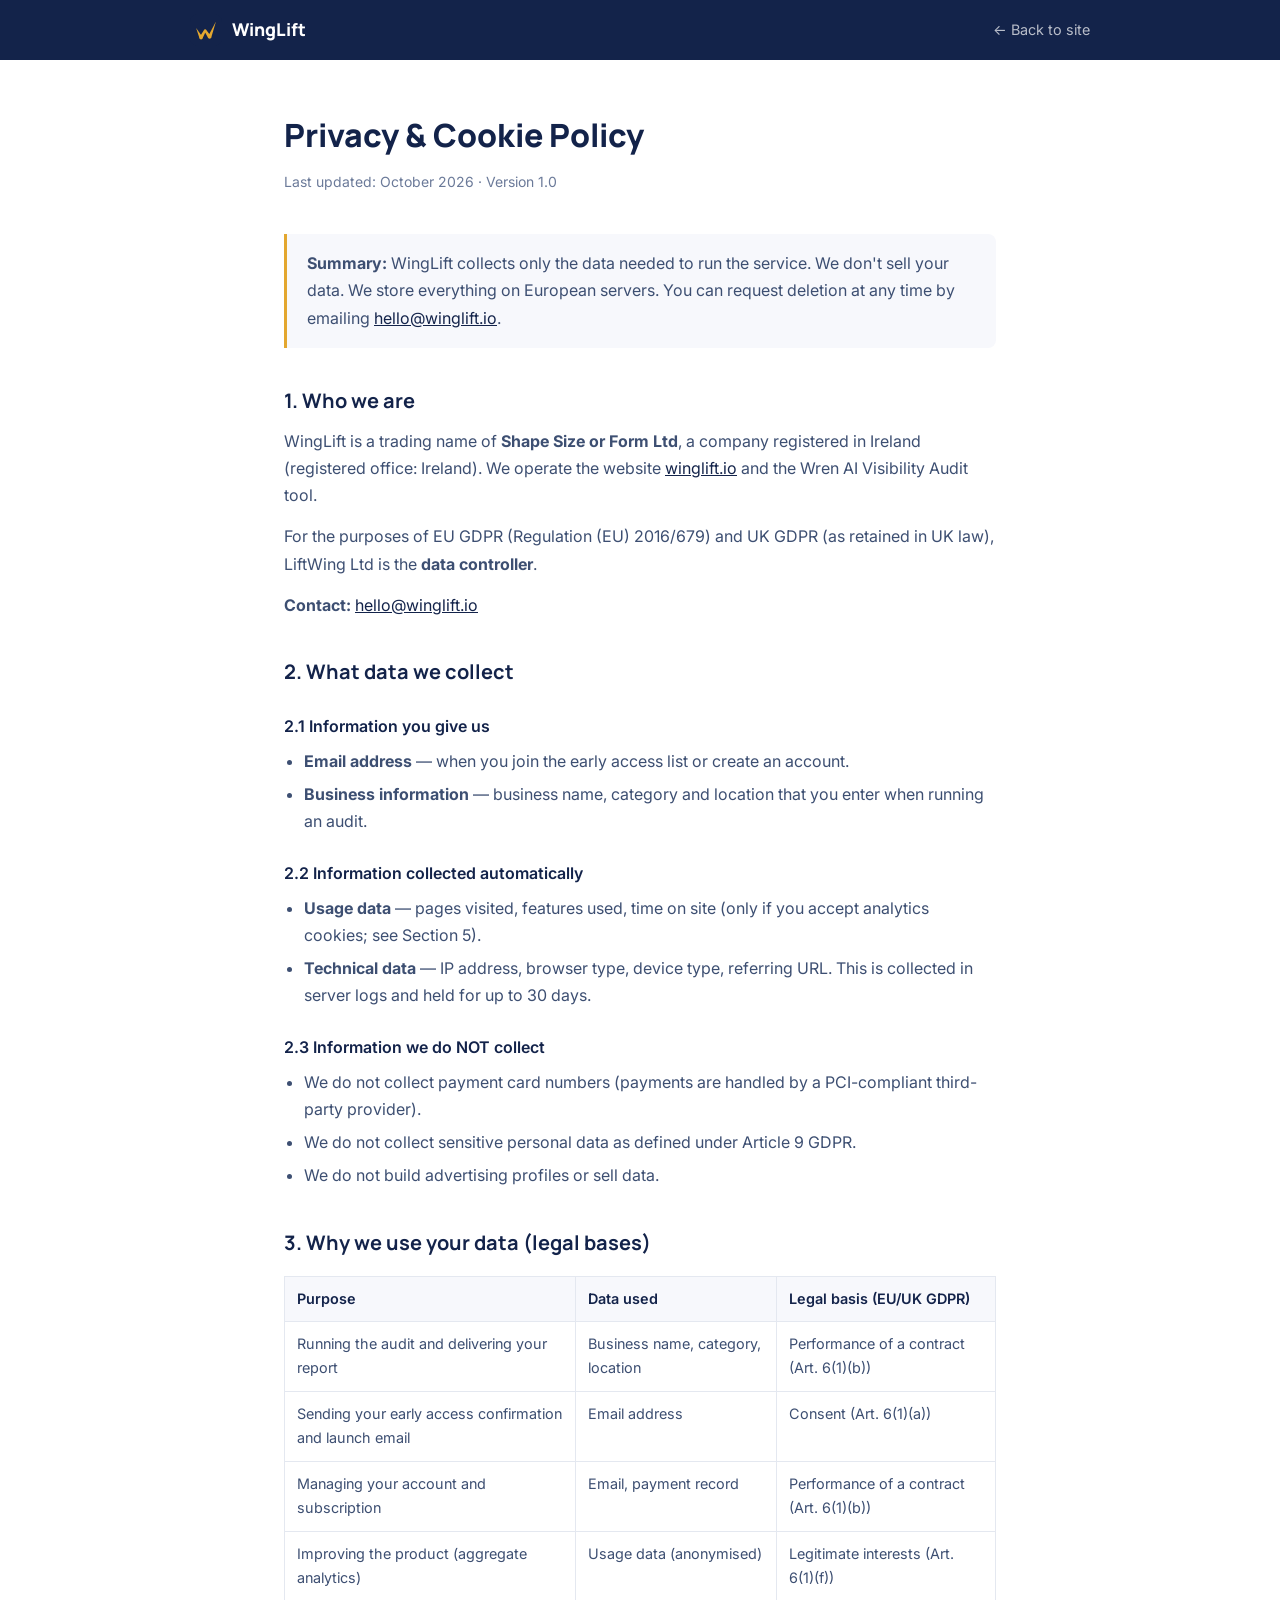
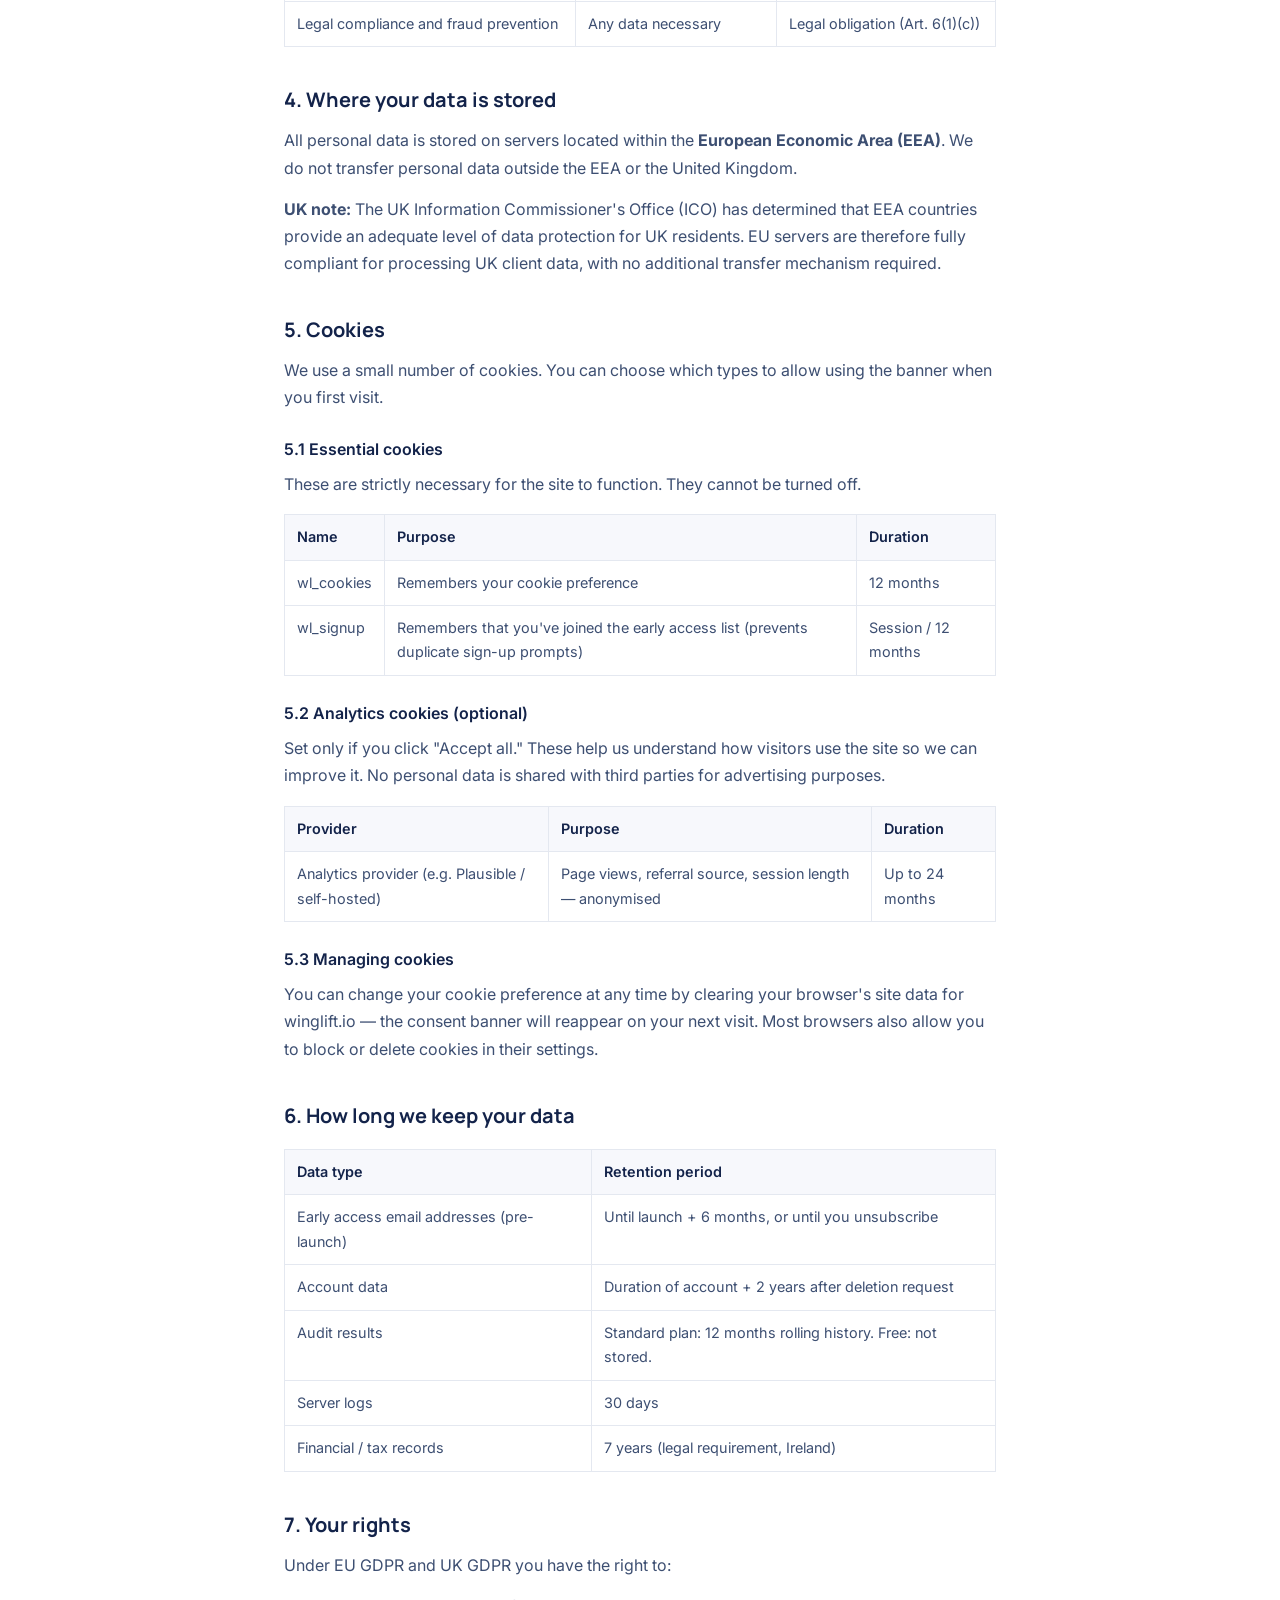
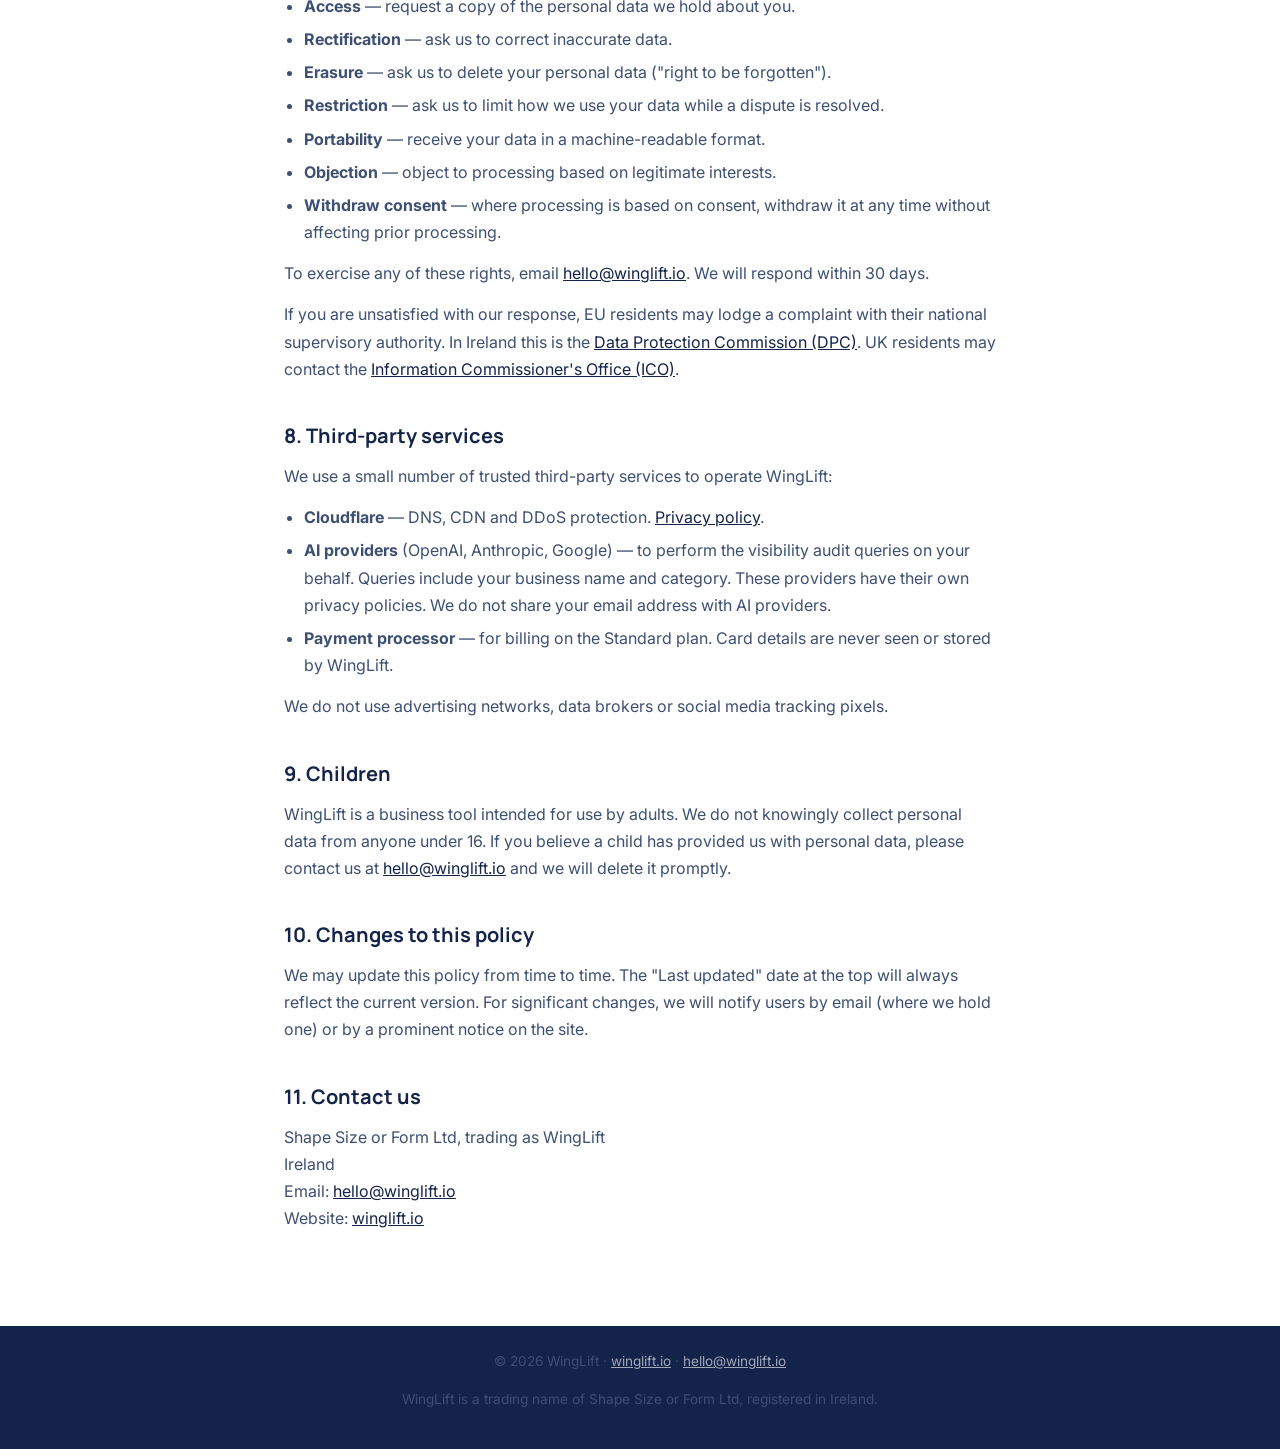
<file: privacy.html>
<!DOCTYPE html>
<html lang="en">
<head>
<meta charset="UTF-8">
<meta name="viewport" content="width=device-width, initial-scale=1.0">
<title>Privacy & Cookie Policy — WingLift</title>
<meta name="robots" content="index, follow">
<meta name="description" content="WingLift Privacy and Cookie Policy — how we collect, use and protect your data. GDPR compliant for EU and UK users.">
<link rel="canonical" href="https://winglift.io/privacy.html">
<link rel="preconnect" href="https://fonts.googleapis.com">
<link rel="stylesheet" href="https://fonts.googleapis.com/css2?family=Inter:wght@400;500;600&family=Manrope:wght@700;800&display=swap">
<style>
:root {
  --navy: #13234A;
  --gold: #E3A72F;
  --bg: #FFFFFF;
  --surface: #F7F8FC;
  --border: #E4E8F0;
  --muted: #6B7A99;
  --fg: #13234A;
  --fg-soft: #3D4F72;
}
*, *::before, *::after { box-sizing: border-box; margin: 0; padding: 0; }
body { font-family: 'Inter', sans-serif; font-size: 1rem; line-height: 1.7; color: var(--fg); background: var(--bg); }

/* NAV */
nav { background: var(--navy); padding: 0 24px; }
.nav-inner { max-width: 900px; margin: 0 auto; display: flex; align-items: center; justify-content: space-between; height: 60px; }
.nav-logo { display: flex; align-items: center; gap: 10px; text-decoration: none; color: #fff; font-family: 'Manrope', sans-serif; font-weight: 800; font-size: 1.1rem; }
.nav-logo svg { width: 32px; height: 32px; border-radius: 7px; }
.nav-back { color: rgba(255,255,255,0.7); text-decoration: none; font-size: 0.9rem; }
.nav-back:hover { color: var(--gold); }

/* CONTENT */
.page-wrap { max-width: 760px; margin: 0 auto; padding: 48px 24px 80px; }
.page-title { font-family: 'Manrope', sans-serif; font-size: 2rem; font-weight: 800; color: var(--navy); margin-bottom: 8px; }
.page-updated { font-size: 0.875rem; color: var(--muted); margin-bottom: 40px; }

h2 { font-family: 'Manrope', sans-serif; font-size: 1.25rem; font-weight: 700; color: var(--navy); margin: 36px 0 10px; }
h3 { font-size: 1rem; font-weight: 600; color: var(--navy); margin: 24px 0 8px; }
p { margin-bottom: 14px; color: var(--fg-soft); }
ul, ol { margin: 0 0 14px 20px; color: var(--fg-soft); }
li { margin-bottom: 6px; }
a { color: var(--navy); }
a:hover { color: var(--gold); }
table { width: 100%; border-collapse: collapse; margin: 16px 0 24px; font-size: 0.9rem; }
th { background: var(--surface); text-align: left; padding: 10px 12px; border: 1px solid var(--border); font-weight: 600; color: var(--navy); }
td { padding: 10px 12px; border: 1px solid var(--border); color: var(--fg-soft); vertical-align: top; }

.highlight-box { background: var(--surface); border-left: 3px solid var(--gold); padding: 16px 20px; border-radius: 0 8px 8px 0; margin: 20px 0; }
.highlight-box p { margin-bottom: 0; }

/* FOOTER */
footer { background: var(--navy); color: rgba(255,255,255,0.6); text-align: center; padding: 24px; font-size: 0.85rem; }
footer a { color: rgba(255,255,255,0.6); }
footer a:hover { color: var(--gold); }
</style>
</head>
<body>

<nav>
  <div class="nav-inner">
    <a href="/" class="nav-logo">
      <svg viewBox="0 0 512 512" xmlns="http://www.w3.org/2000/svg" aria-hidden="true">
        <rect width="512" height="512" rx="115.2" fill="#13234A"/>
        <g transform="translate(97.28 104.12) scale(5.4731) translate(-4.5 -1.5)">
          <path d="M4.82 24.09 L14.75 54.12 L23.25 49.88 L5.18 23.91 Z M23.17 54.27 L33.85 31.56 L28.15 28.44 L14.83 49.73 Z M28.28 31.77 L39.81 52.72 L48.19 47.28 L33.72 28.23 Z M48.63 51.89 L62.19 6.08 L61.81 5.92 L39.37 48.11 Z" fill="#E3A72F"/>
          <circle cx="19" cy="52" r="4.75" fill="#E3A72F"/>
          <circle cx="31" cy="30" r="3.25" fill="#E3A72F"/>
          <circle cx="44" cy="50" r="5.00" fill="#E3A72F"/>
        </g>
      </svg>
      WingLift
    </a>
    <a href="/" class="nav-back">← Back to site</a>
  </div>
</nav>

<div class="page-wrap">

  <h1 class="page-title">Privacy &amp; Cookie Policy</h1>
  <p class="page-updated">Last updated: October 2026 · Version 1.0</p>

  <div class="highlight-box">
    <p><strong>Summary:</strong> WingLift collects only the data needed to run the service. We don't sell your data. We store everything on European servers. You can request deletion at any time by emailing <a href="mailto:hello@winglift.io">hello@winglift.io</a>.</p>
  </div>

  <!-- 1 -->
  <h2>1. Who we are</h2>
  <p>WingLift is a trading name of <strong>Shape Size or Form Ltd</strong>, a company registered in Ireland (registered office: Ireland). We operate the website <a href="https://winglift.io/">winglift.io</a> and the Wren AI Visibility Audit tool.</p>
  <p>For the purposes of EU GDPR (Regulation (EU) 2016/679) and UK GDPR (as retained in UK law), LiftWing Ltd is the <strong>data controller</strong>.</p>
  <p><strong>Contact:</strong> <a href="mailto:hello@winglift.io">hello@winglift.io</a></p>

  <!-- 2 -->
  <h2>2. What data we collect</h2>

  <h3>2.1 Information you give us</h3>
  <ul>
    <li><strong>Email address</strong> — when you join the early access list or create an account.</li>
    <li><strong>Business information</strong> — business name, category and location that you enter when running an audit.</li>
  </ul>

  <h3>2.2 Information collected automatically</h3>
  <ul>
    <li><strong>Usage data</strong> — pages visited, features used, time on site (only if you accept analytics cookies; see Section 5).</li>
    <li><strong>Technical data</strong> — IP address, browser type, device type, referring URL. This is collected in server logs and held for up to 30 days.</li>
  </ul>

  <h3>2.3 Information we do NOT collect</h3>
  <ul>
    <li>We do not collect payment card numbers (payments are handled by a PCI-compliant third-party provider).</li>
    <li>We do not collect sensitive personal data as defined under Article 9 GDPR.</li>
    <li>We do not build advertising profiles or sell data.</li>
  </ul>

  <!-- 3 -->
  <h2>3. Why we use your data (legal bases)</h2>
  <table>
    <tr>
      <th>Purpose</th>
      <th>Data used</th>
      <th>Legal basis (EU/UK GDPR)</th>
    </tr>
    <tr>
      <td>Running the audit and delivering your report</td>
      <td>Business name, category, location</td>
      <td>Performance of a contract (Art. 6(1)(b))</td>
    </tr>
    <tr>
      <td>Sending your early access confirmation and launch email</td>
      <td>Email address</td>
      <td>Consent (Art. 6(1)(a))</td>
    </tr>
    <tr>
      <td>Managing your account and subscription</td>
      <td>Email, payment record</td>
      <td>Performance of a contract (Art. 6(1)(b))</td>
    </tr>
    <tr>
      <td>Improving the product (aggregate analytics)</td>
      <td>Usage data (anonymised)</td>
      <td>Legitimate interests (Art. 6(1)(f))</td>
    </tr>
    <tr>
      <td>Legal compliance and fraud prevention</td>
      <td>Any data necessary</td>
      <td>Legal obligation (Art. 6(1)(c))</td>
    </tr>
  </table>

  <!-- 4 -->
  <h2>4. Where your data is stored</h2>
  <p>All personal data is stored on servers located within the <strong>European Economic Area (EEA)</strong>. We do not transfer personal data outside the EEA or the United Kingdom.</p>
  <p><strong>UK note:</strong> The UK Information Commissioner's Office (ICO) has determined that EEA countries provide an adequate level of data protection for UK residents. EU servers are therefore fully compliant for processing UK client data, with no additional transfer mechanism required.</p>

  <!-- 5 -->
  <h2 id="cookies">5. Cookies</h2>
  <p>We use a small number of cookies. You can choose which types to allow using the banner when you first visit.</p>

  <h3>5.1 Essential cookies</h3>
  <p>These are strictly necessary for the site to function. They cannot be turned off.</p>
  <table>
    <tr><th>Name</th><th>Purpose</th><th>Duration</th></tr>
    <tr><td>wl_cookies</td><td>Remembers your cookie preference</td><td>12 months</td></tr>
    <tr><td>wl_signup</td><td>Remembers that you've joined the early access list (prevents duplicate sign-up prompts)</td><td>Session / 12 months</td></tr>
  </table>

  <h3>5.2 Analytics cookies (optional)</h3>
  <p>Set only if you click "Accept all." These help us understand how visitors use the site so we can improve it. No personal data is shared with third parties for advertising purposes.</p>
  <table>
    <tr><th>Provider</th><th>Purpose</th><th>Duration</th></tr>
    <tr><td>Analytics provider (e.g. Plausible / self-hosted)</td><td>Page views, referral source, session length — anonymised</td><td>Up to 24 months</td></tr>
  </table>

  <h3>5.3 Managing cookies</h3>
  <p>You can change your cookie preference at any time by clearing your browser's site data for winglift.io — the consent banner will reappear on your next visit. Most browsers also allow you to block or delete cookies in their settings.</p>

  <!-- 6 -->
  <h2>6. How long we keep your data</h2>
  <table>
    <tr><th>Data type</th><th>Retention period</th></tr>
    <tr><td>Early access email addresses (pre-launch)</td><td>Until launch + 6 months, or until you unsubscribe</td></tr>
    <tr><td>Account data</td><td>Duration of account + 2 years after deletion request</td></tr>
    <tr><td>Audit results</td><td>Standard plan: 12 months rolling history. Free: not stored.</td></tr>
    <tr><td>Server logs</td><td>30 days</td></tr>
    <tr><td>Financial / tax records</td><td>7 years (legal requirement, Ireland)</td></tr>
  </table>

  <!-- 7 -->
  <h2>7. Your rights</h2>
  <p>Under EU GDPR and UK GDPR you have the right to:</p>
  <ul>
    <li><strong>Access</strong> — request a copy of the personal data we hold about you.</li>
    <li><strong>Rectification</strong> — ask us to correct inaccurate data.</li>
    <li><strong>Erasure</strong> — ask us to delete your personal data ("right to be forgotten").</li>
    <li><strong>Restriction</strong> — ask us to limit how we use your data while a dispute is resolved.</li>
    <li><strong>Portability</strong> — receive your data in a machine-readable format.</li>
    <li><strong>Objection</strong> — object to processing based on legitimate interests.</li>
    <li><strong>Withdraw consent</strong> — where processing is based on consent, withdraw it at any time without affecting prior processing.</li>
  </ul>
  <p>To exercise any of these rights, email <a href="mailto:hello@winglift.io">hello@winglift.io</a>. We will respond within 30 days.</p>
  <p>If you are unsatisfied with our response, EU residents may lodge a complaint with their national supervisory authority. In Ireland this is the <a href="https://www.dataprotection.ie" target="_blank" rel="noopener">Data Protection Commission (DPC)</a>. UK residents may contact the <a href="https://ico.org.uk" target="_blank" rel="noopener">Information Commissioner's Office (ICO)</a>.</p>

  <!-- 8 -->
  <h2>8. Third-party services</h2>
  <p>We use a small number of trusted third-party services to operate WingLift:</p>
  <ul>
    <li><strong>Cloudflare</strong> — DNS, CDN and DDoS protection. <a href="https://www.cloudflare.com/privacypolicy/" target="_blank" rel="noopener">Privacy policy</a>.</li>
    <li><strong>AI providers</strong> (OpenAI, Anthropic, Google) — to perform the visibility audit queries on your behalf. Queries include your business name and category. These providers have their own privacy policies. We do not share your email address with AI providers.</li>
    <li><strong>Payment processor</strong> — for billing on the Standard plan. Card details are never seen or stored by WingLift.</li>
  </ul>
  <p>We do not use advertising networks, data brokers or social media tracking pixels.</p>

  <!-- 9 -->
  <h2>9. Children</h2>
  <p>WingLift is a business tool intended for use by adults. We do not knowingly collect personal data from anyone under 16. If you believe a child has provided us with personal data, please contact us at <a href="mailto:hello@winglift.io">hello@winglift.io</a> and we will delete it promptly.</p>

  <!-- 10 -->
  <h2>10. Changes to this policy</h2>
  <p>We may update this policy from time to time. The "Last updated" date at the top will always reflect the current version. For significant changes, we will notify users by email (where we hold one) or by a prominent notice on the site.</p>

  <!-- 11 -->
  <h2>11. Contact us</h2>
  <p>Shape Size or Form Ltd, trading as WingLift<br>
  Ireland<br>
  Email: <a href="mailto:hello@winglift.io">hello@winglift.io</a><br>
  Website: <a href="https://winglift.io/">winglift.io</a></p>

</div>

<footer>
  <p>© 2026 WingLift · <a href="/">winglift.io</a> · <a href="mailto:hello@winglift.io">hello@winglift.io</a></p>
  <p style="margin-top:6px">WingLift is a trading name of Shape Size or Form Ltd, registered in Ireland.</p>
</footer>

</body>
</html>
</file>
